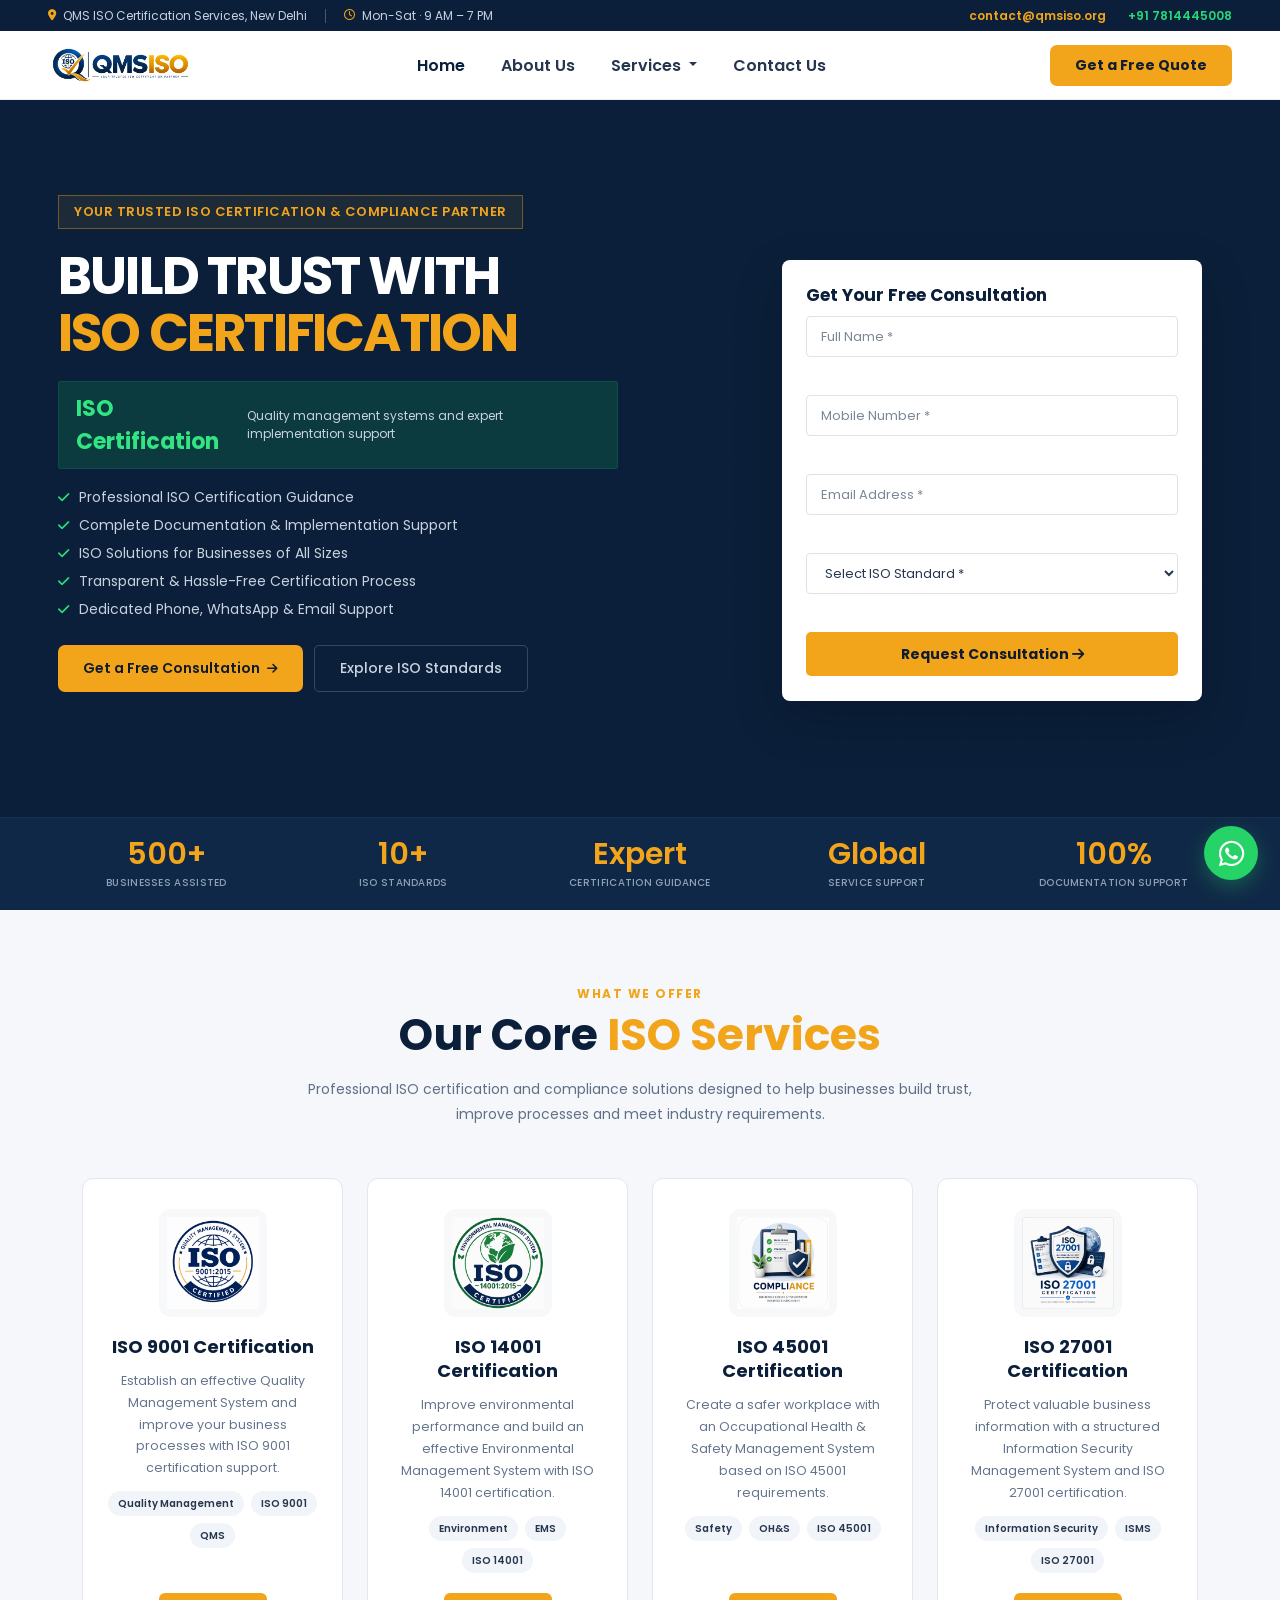
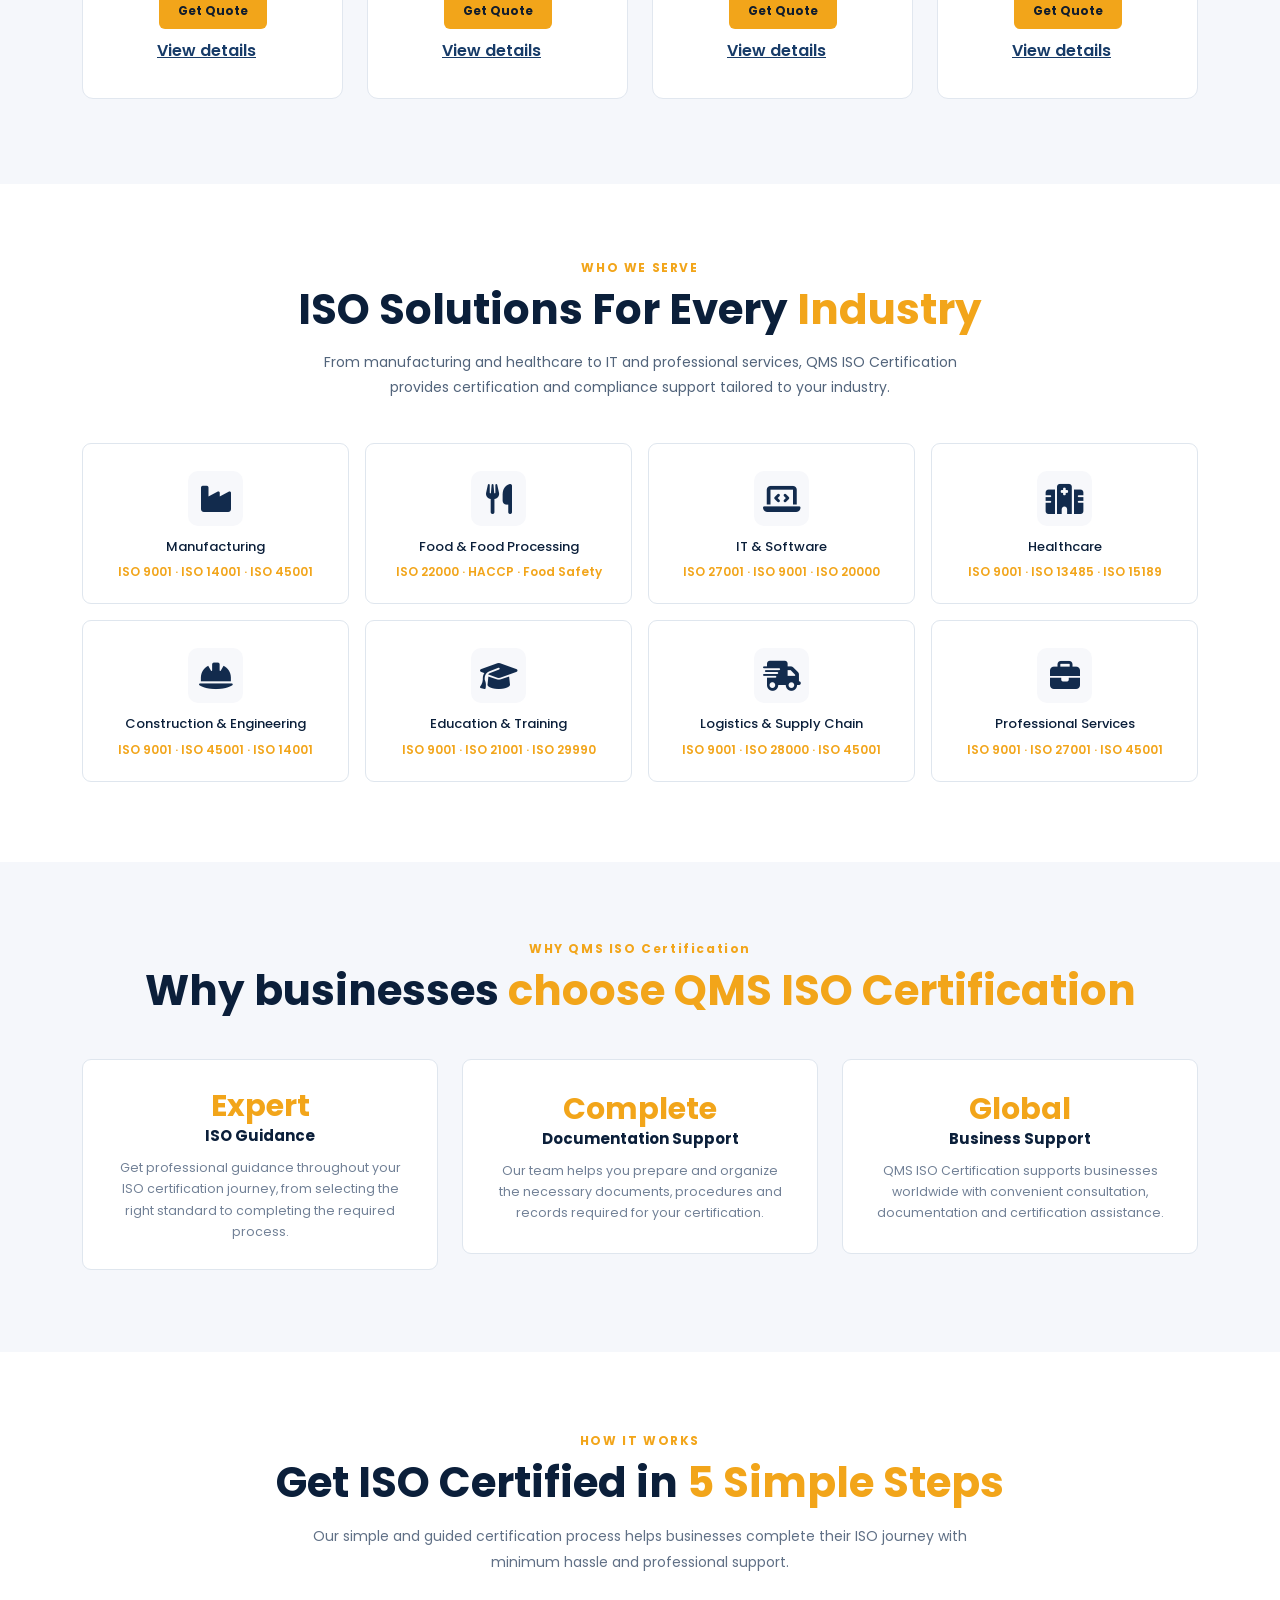
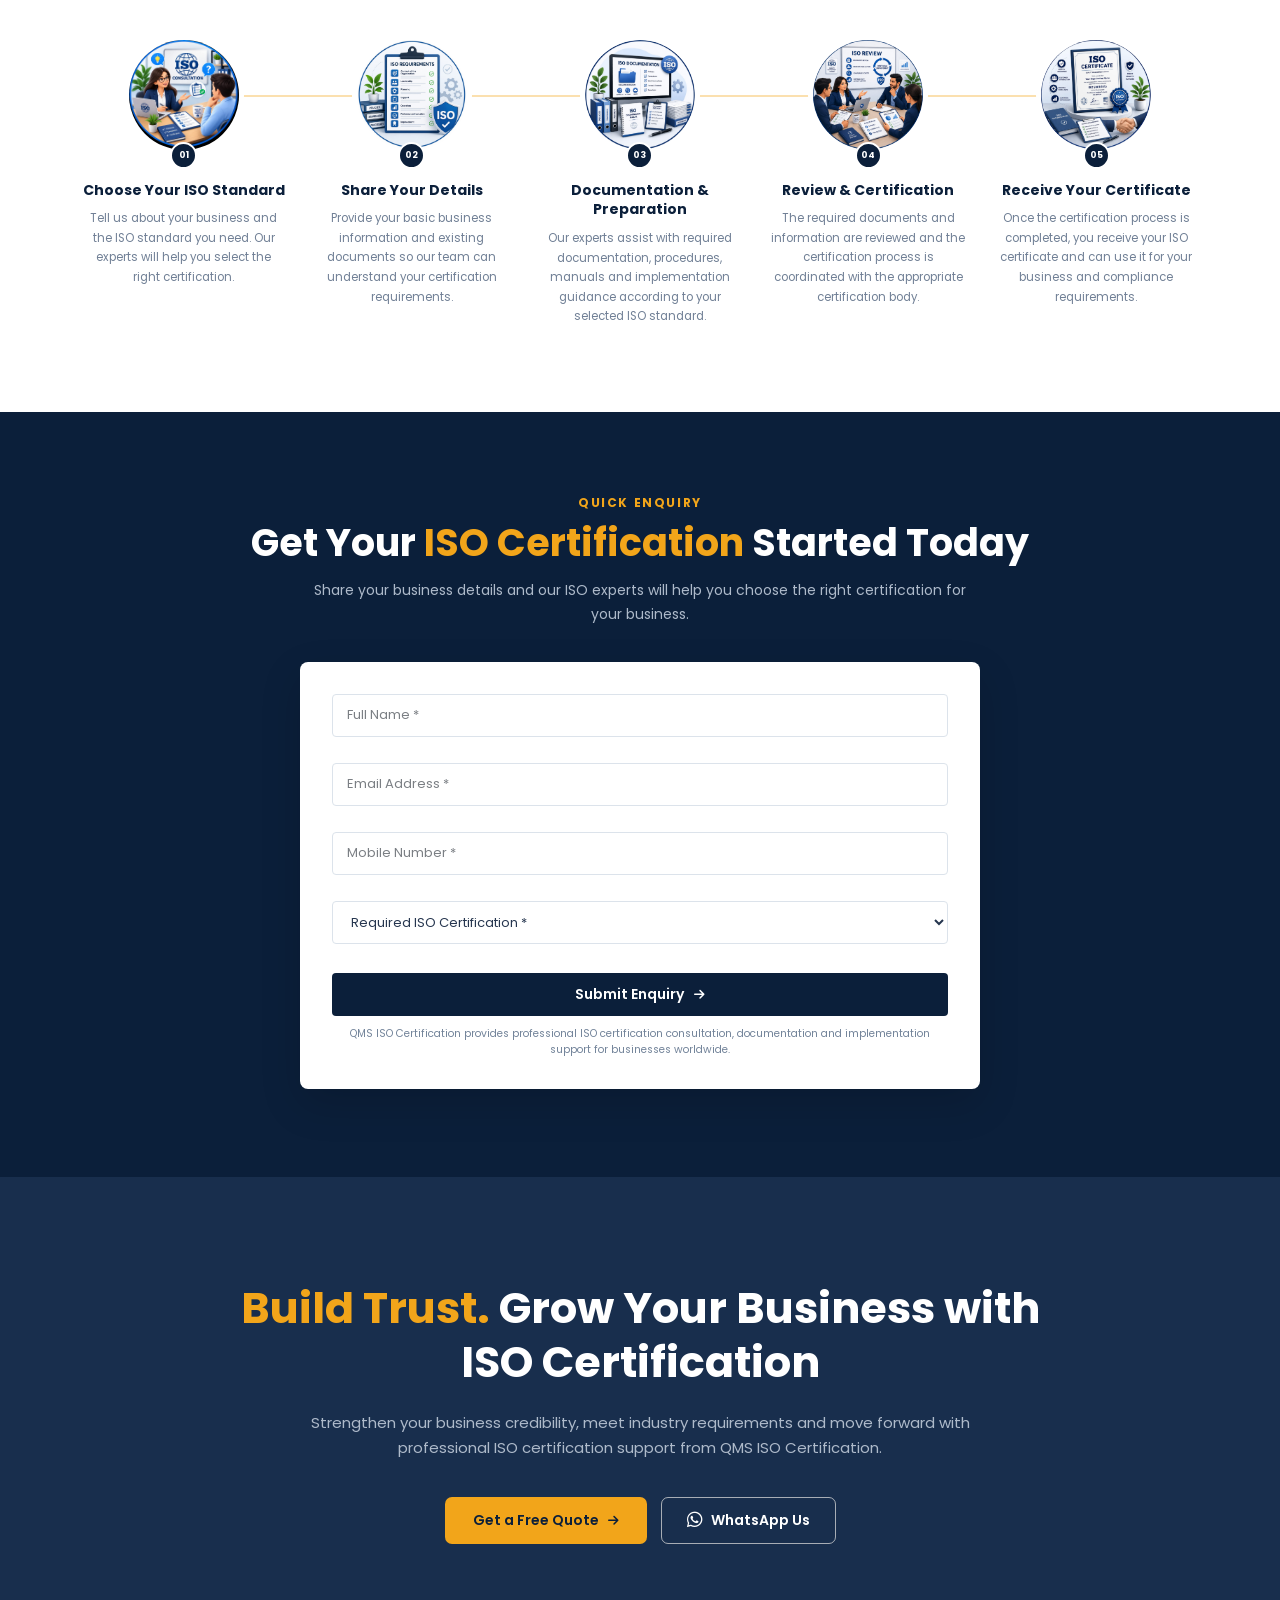
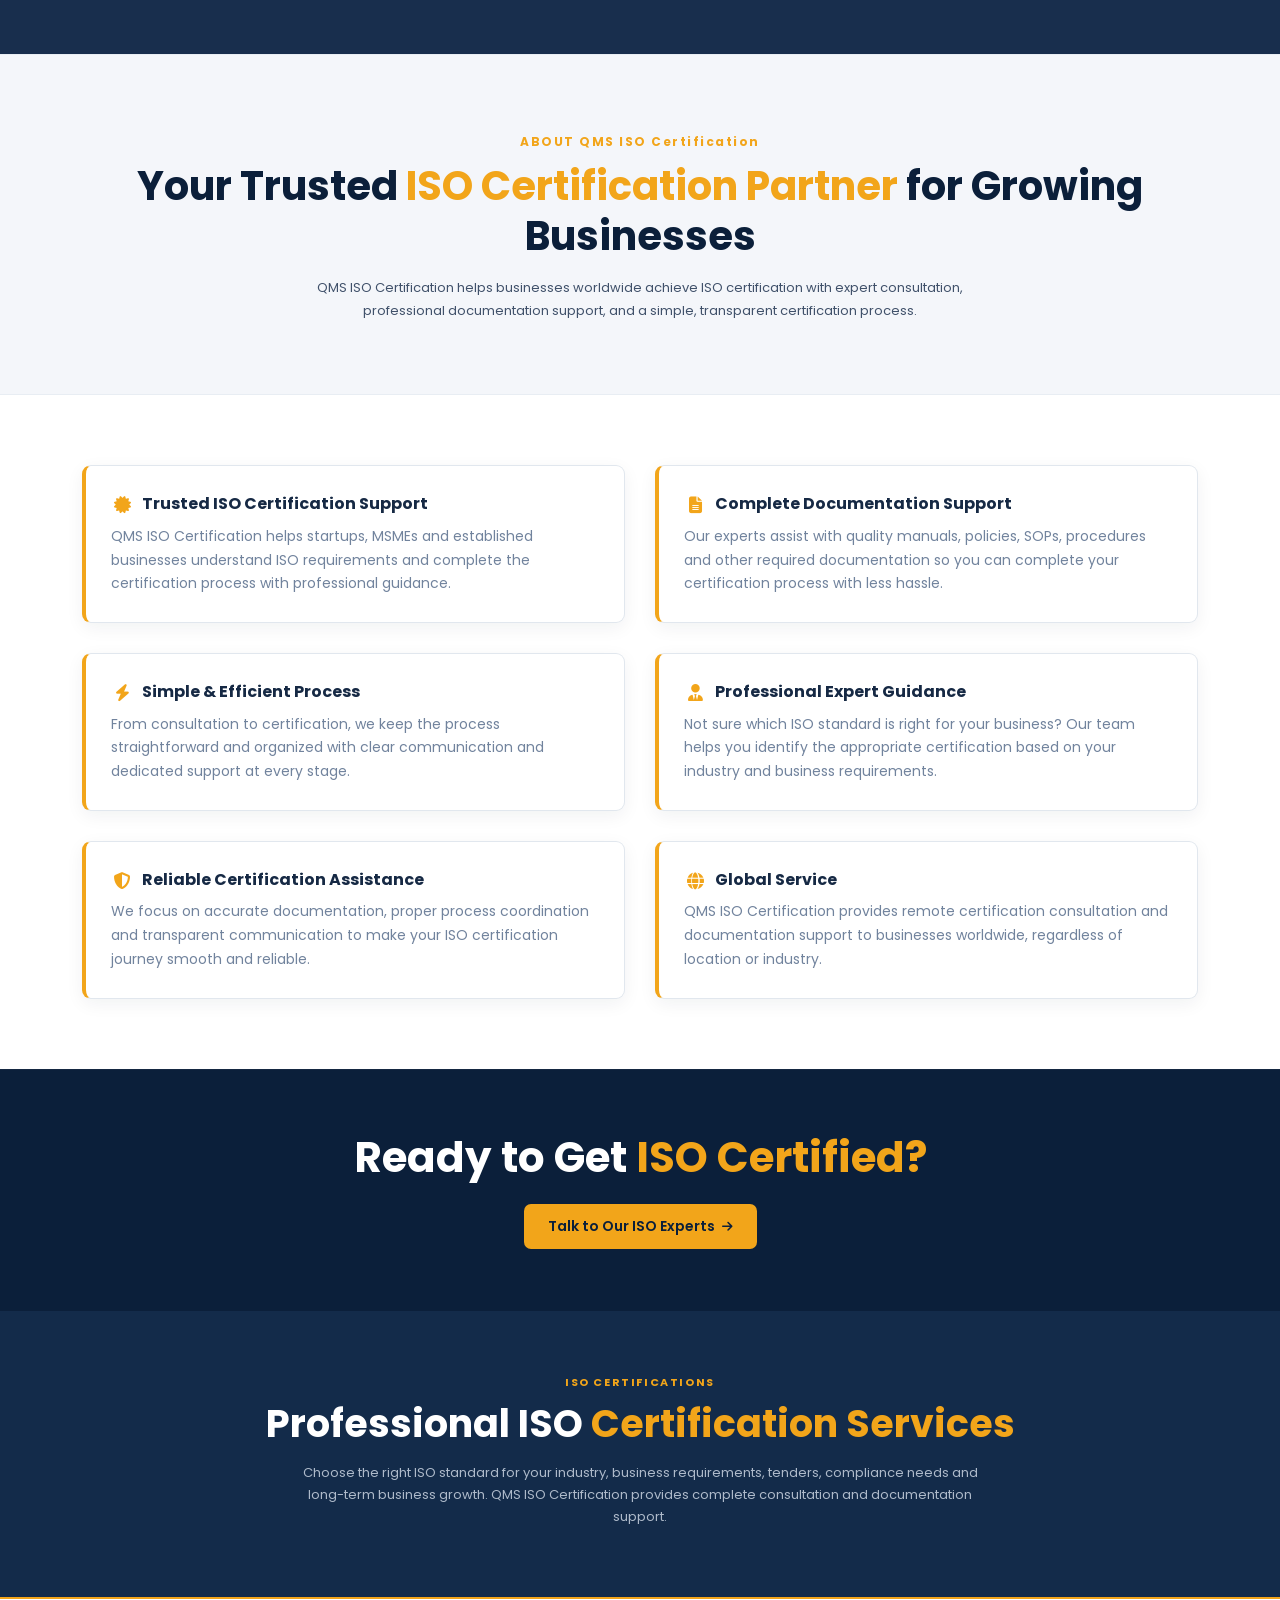
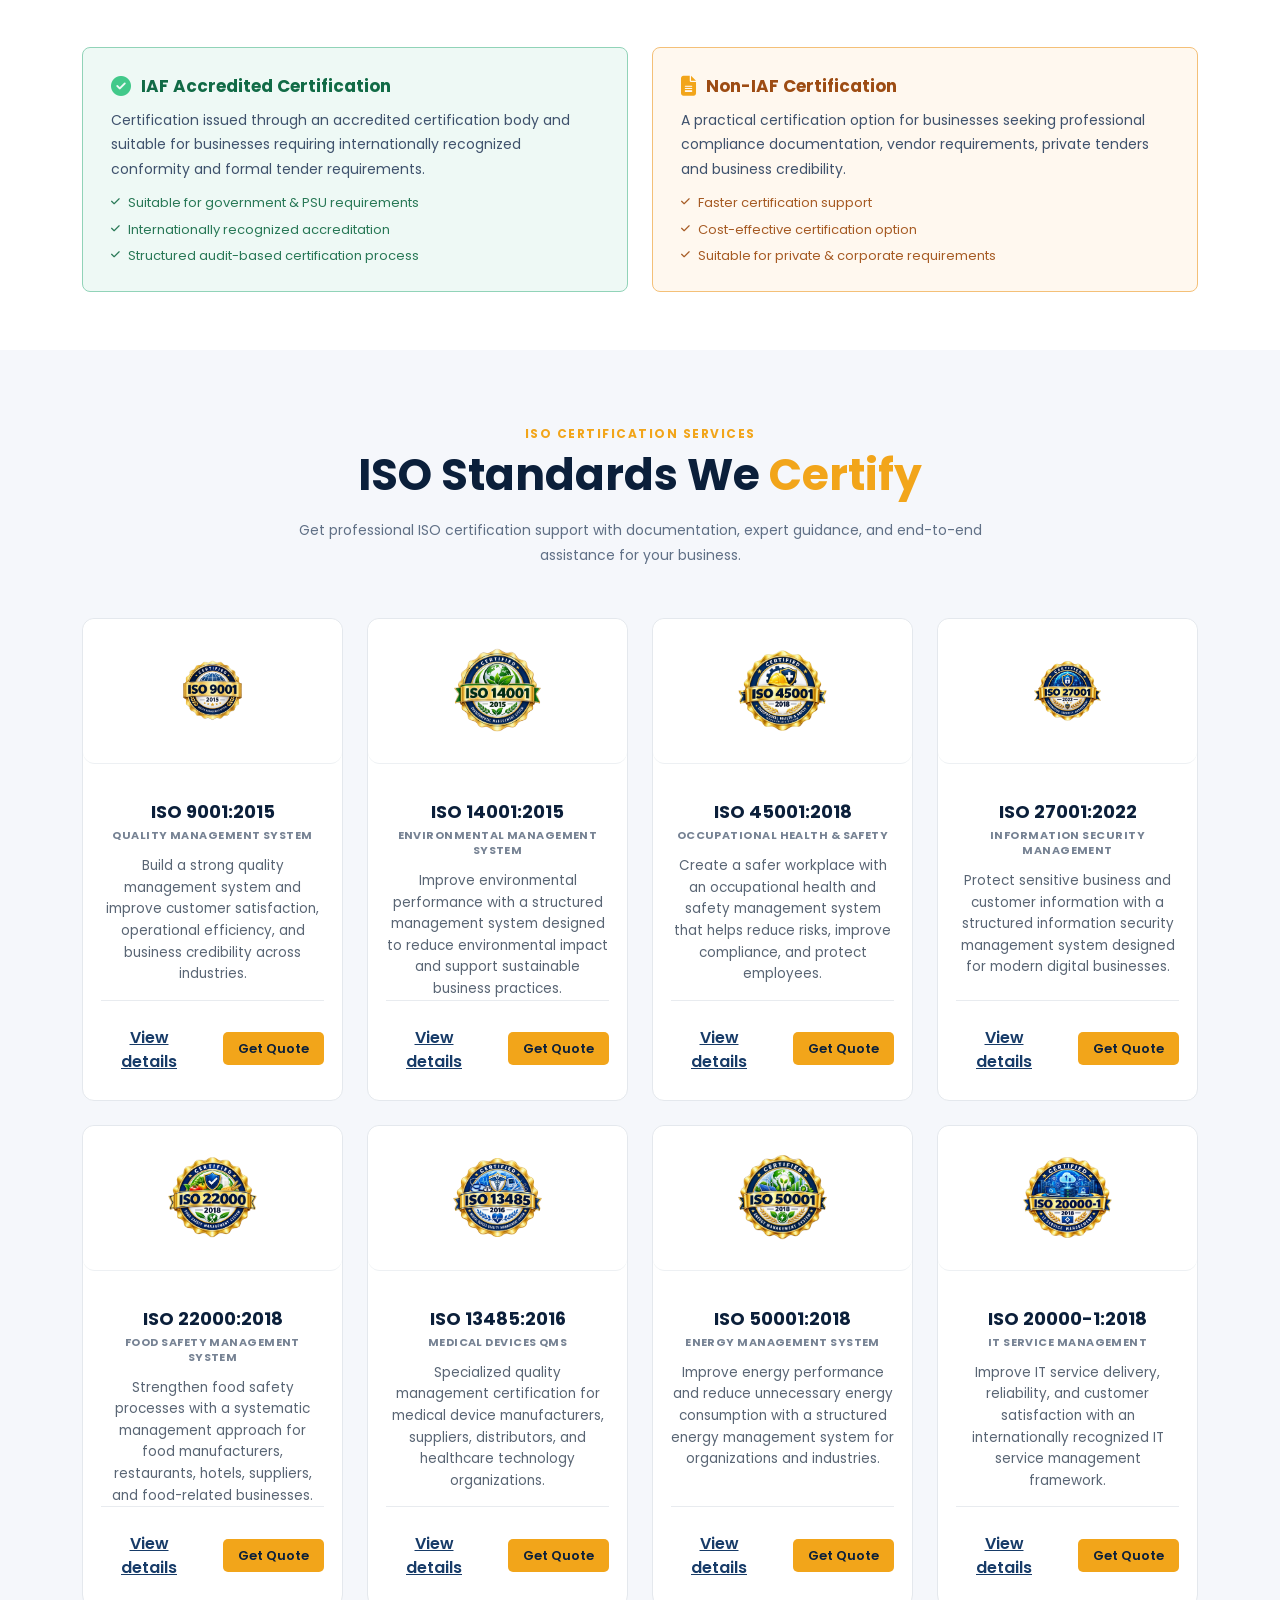
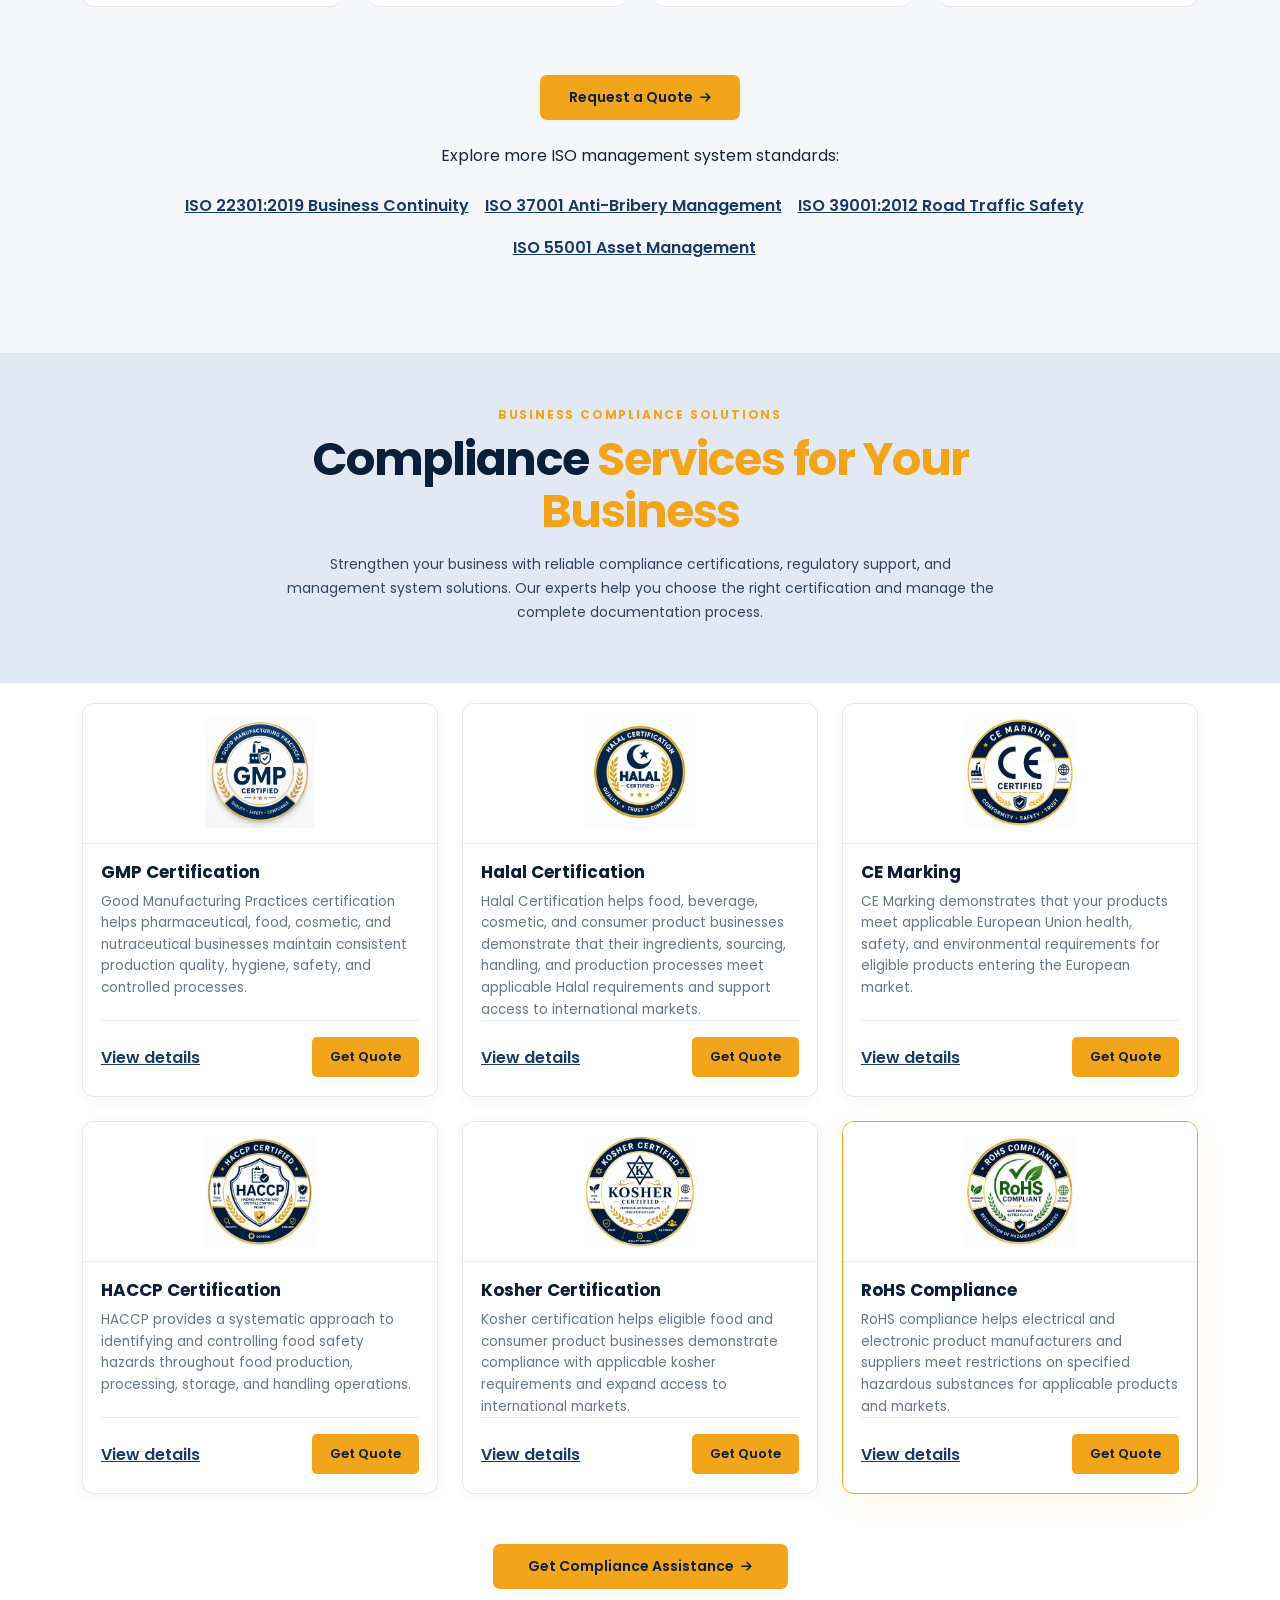
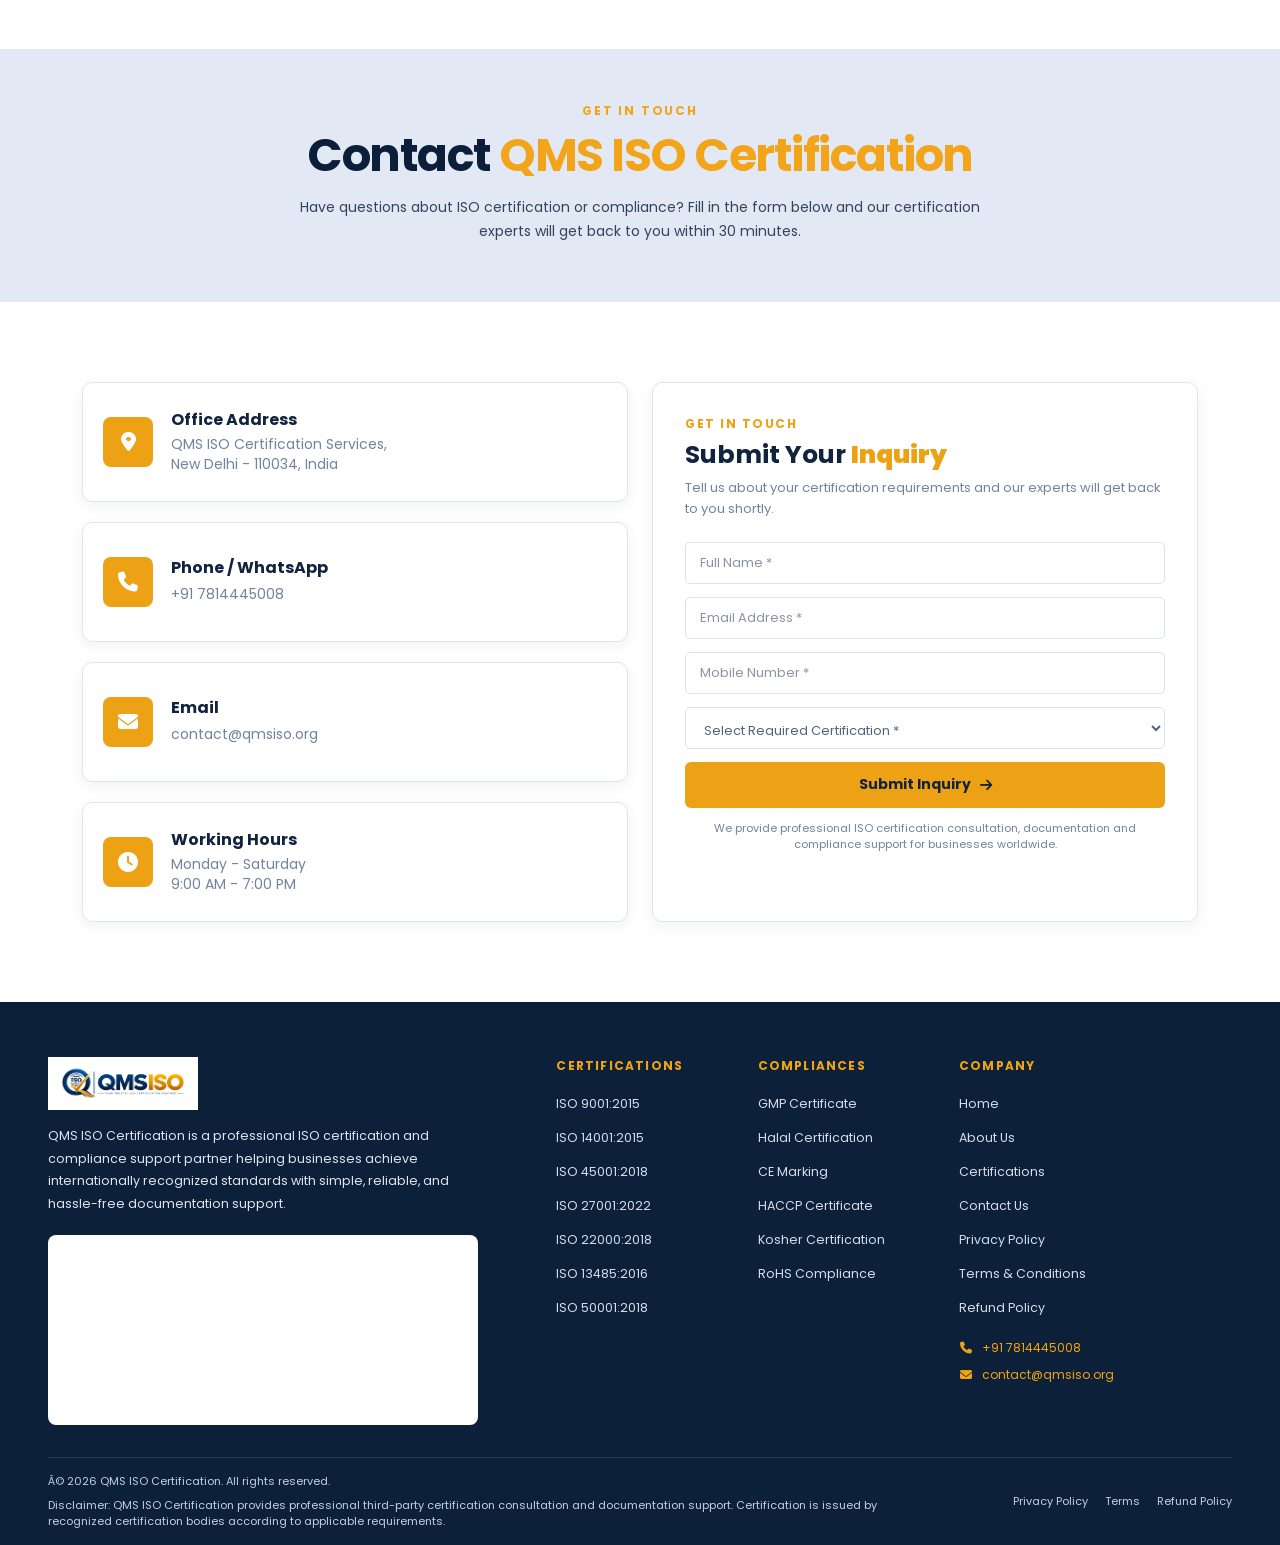
<file: index.html>
﻿<!doctype html>
<html lang="en">
  <head>
    <meta charset="UTF-8" />
    <meta name="viewport" content="width=device-width, initial-scale=1.0" />

    <title>QMS ISO Certification | ISO Certification Services</title>

    <!-- Bootstrap 5 -->
    <link
      href="https://cdn.jsdelivr.net/npm/bootstrap@5.3.3/dist/css/bootstrap.min.css"
      rel="stylesheet"
    />

    <!-- Font Awesome -->
    <link
      rel="stylesheet"
      href="https://cdnjs.cloudflare.com/ajax/libs/font-awesome/6.6.0/css/all.min.css"
    />

    <!-- Google Font -->
    <link
      href="https://fonts.googleapis.com/css2?family=Poppins:wght@400;500;600;700&display=swap"
      rel="stylesheet"
    />

    <link rel="stylesheet" href="css/style.css" />
    <link rel="stylesheet" href="css/responsive.css" />
    <link rel="stylesheet" href="css/responsive2.css" />
  </head>

  <body>
    <!-- ================= TOP BAR ================= -->

    <div class="top-bar">
      <div class="container-fluid px-lg-5">
        <div class="topbar-content">
          <!-- Left -->

          <div class="top-left">
            <span>
              <i class="fa-solid fa-location-dot"></i>
              QMS ISO Certification Services, New Delhi
            </span>

            <span class="top-divider"></span>

            <span>
              <i class="fa-regular fa-clock"></i>
              Mon-Sat · 9 AM – 7 PM
            </span>
          </div>

          <!-- Right -->

          <div class="top-right">
            <a href="mailto:contact@qmsiso.org"> contact@qmsiso.org </a>

            <a href="tel:+917814445008"> +91 7814445008 </a>
          </div>
        </div>
      </div>
    </div>

    <!-- ================= NAVBAR ================= -->

    <nav class="main-navbar navbar-expand-lg">
      <div class="container-fluid px-lg-5">
        <div class="navbar-inner">
          <!-- LOGO -->

          <a href="index.html#home" class="navbar-logo">
            <img src="images/logo.png" alt="QMS ISO Certification Logo" />
          </a>

          <!-- MOBILE BUTTON -->

          <button
            class="mobile-toggle"
            type="button"
            data-bs-toggle="collapse"
            data-bs-target="#mainMenu"
          >
            <i class="fa-solid fa-bars"></i>
          </button>

          <!-- MENU -->

          <div class="collapse navbar-collapse" id="mainMenu">
            <ul class="navbar-nav mx-auto">
              <li class="nav-item">
                <a class="nav-link active" href="index.html#home"> Home </a>
              </li>

              <li class="nav-item">
                <a class="nav-link" href="index.html#about"> About Us </a>
              </li>

              <!-- SERVICES -->

              <!-- SERVICES DROPDOWN -->
              <li class="nav-item dropdown services-dropdown">
                <a
                  class="nav-link dropdown-toggle"
                  href="#services"
                  role="button"
                  data-bs-toggle="dropdown"
                  aria-expanded="false"
                >
                  Services
                </a>

                <ul class="dropdown-menu">
                  <!-- ISO CERTIFICATION SUBMENU -->
                  <li class="dropdown-submenu">
                    <a
                      class="dropdown-item submenu-toggle"
                      href="#"
                      role="button"
                    >
                      ISO Certification
                      <i class="fa-solid fa-angle-right submenu-arrow"></i>
                    </a>

                    <ul class="dropdown-menu submenu">
                      <li>
                        <a
                          class="dropdown-item"
                          href="service_details.html?service=iso-9001"
                        >
                          ISO 9001 Certification
                        </a>
                      </li>

                      <li>
                        <a
                          class="dropdown-item"
                          href="service_details.html?service=iso-14001"
                        >
                          ISO 14001 Certification
                        </a>
                      </li>

                      <li>
                        <a
                          class="dropdown-item"
                          href="service_details.html?service=iso-45001"
                        >
                          ISO 45001 Certification
                        </a>
                      </li>

                      <li>
                        <a
                          class="dropdown-item"
                          href="service_details.html?service=iso-27001"
                        >
                          ISO 27001 Certification
                        </a>
                      </li>

                      <li>
                        <a
                          class="dropdown-item"
                          href="service_details.html?service=iso-22000"
                        >
                          ISO 22000 Certification
                        </a>
                      </li>

                      <li>
                        <a
                          class="dropdown-item"
                          href="service_details.html?service=iso-13485"
                        >
                          ISO 13485 Certification
                        </a>
                      </li>

                      <li>
                        <a
                          class="dropdown-item"
                          href="service_details.html?service=iso-50001"
                        >
                          ISO 50001 Certification
                        </a>
                      </li>

                      <li>
                        <a
                          class="dropdown-item"
                          href="service_details.html?service=iso-20000-1"
                        >
                          ISO 20000-1 Certification
                        </a>
                      </li>

                      <li>
                        <a
                          class="dropdown-item"
                          href="service_details.html?service=iso-37001"
                        >
                          ISO 37001 Certification
                        </a>
                      </li>

                      <li>
                        <a
                          class="dropdown-item"
                          href="service_details.html?service=iso-22301"
                        >
                          ISO 22301 Certification
                        </a>
                      </li>

                      <li>
                        <a
                          class="dropdown-item"
                          href="service_details.html?service=iso-39001"
                        >
                          ISO 39001 Certification
                        </a>
                      </li>

                      <li>
                        <a
                          class="dropdown-item"
                          href="service_details.html?service=iso-55001"
                        >
                          ISO 55001 Certification
                        </a>
                      </li>
                    </ul>
                  </li>

                  <!-- COMPLIANCE SUBMENU -->
                  <li class="dropdown-submenu">
                    <a
                      class="dropdown-item submenu-toggle"
                      href="#"
                      role="button"
                    >
                      Compliance
                      <i class="fa-solid fa-angle-right submenu-arrow"></i>
                    </a>

                    <ul class="dropdown-menu submenu">
                      <li>
                        <a
                          class="dropdown-item"
                          href="service_details.html?service=gmp"
                        >
                          GMP Certification
                        </a>
                      </li>

                      <li>
                        <a
                          class="dropdown-item"
                          href="service_details.html?service=halal"
                        >
                          Halal Certification
                        </a>
                      </li>

                      <li>
                        <a
                          class="dropdown-item"
                          href="service_details.html?service=ce-marking"
                        >
                          CE Marking
                        </a>
                      </li>

                      <li>
                        <a
                          class="dropdown-item"
                          href="service_details.html?service=haccp"
                        >
                          HACCP Certification
                        </a>
                      </li>

                      <li>
                        <a
                          class="dropdown-item"
                          href="service_details.html?service=kosher"
                        >
                          Kosher Certification
                        </a>
                      </li>

                      <li>
                        <a
                          class="dropdown-item"
                          href="service_details.html?service=rohs"
                        >
                          RoHS Compliance
                        </a>
                      </li>
                    </ul>
                  </li>
                </ul>
              </li>

              <!-- CONTACT -->

              <li class="nav-item">
                <a class="nav-link" href="index.html#contact"> Contact Us </a>
              </li>
            </ul>

            <!-- QUOTE BUTTON -->

            <button type="button" class="quote-btn" id="openQuote">
              Get a Free Quote
            </button>
          </div>
        </div>
      </div>
    </nav>

    <!-- ================= QUOTE POPUP ================= -->

    <div class="quote-overlay" id="quoteModal">
      <div class="quote-popup">
        <!-- CLOSE -->
        <button type="button" class="popup-close" id="closeQuote">
          <i class="fa-solid fa-xmark"></i>
        </button>

        <!-- HEADING -->
        <div class="popup-heading">
          <h3>Get a Free Quote</h3>

          <p>We'll help you choose the right ISO certification.</p>
        </div>

        <!-- FORM -->
        <form id="quoteForm">
          <!-- Name -->
          <div class="form-group">
            <input type="text" name="name" placeholder="Full Name *" required />
          </div>

          <!-- Mobile -->
          <div class="form-group">
            <input
              type="tel"
              name="phone"
              placeholder="Mobile Number *"
              required
            />
          </div>

          <!-- Email -->
          <div class="form-group">
            <input
              type="email"
              name="email"
              placeholder="Email Address *"
              required
            />
          </div>

          <!-- Certificate -->
          <div class="form-group">
            <select name="certificate" required>
              <option value="">Required ISO Certificate *</option>

              <option value="ISO 9001">ISO 9001</option>

              <option value="ISO 14001">ISO 14001</option>

              <option value="ISO 45001">ISO 45001</option>

              <option value="ISO 27001">ISO 27001</option>

              <option value="ISO 22000">ISO 22000</option>

              <option value="ISO 13485">ISO 13485</option>

              <option value="Other">Other ISO Certification</option>
            </select>
          </div>

          <!-- Submit -->
          <button type="submit" class="submit-btn">
            Submit Inquiry

            <i class="fa-solid fa-arrow-right"></i>
          </button>
        </form>
      </div>
    </div>

    <!-- ================= HOME PAGE ================= -->

    <section class="qmsiso-hero" id="home">
      <div class="container-fluid px-lg-5">
        <div class="row align-items-center g-4">
          <!-- LEFT CONTENT -->
          <div class="col-lg-6">
            <div class="hero-content">
              <!-- Badge -->
              <div class="hero-badge">
                YOUR TRUSTED ISO CERTIFICATION & COMPLIANCE PARTNER
              </div>

              <!-- Heading -->
              <h1 class="hero-title">
                BUILD TRUST WITH

                <span> ISO CERTIFICATION </span>
              </h1>
              <div class="hero-price">
                <strong>ISO Certification</strong
                ><span
                  >Quality management systems and expert implementation
                  support</span
                >
              </div>

              <!-- Features -->
              <ul class="hero-features">
                <li>
                  <i class="fa-solid fa-check"></i>
                  Professional ISO Certification Guidance
                </li>

                <li>
                  <i class="fa-solid fa-check"></i>
                  Complete Documentation & Implementation Support
                </li>

                <li>
                  <i class="fa-solid fa-check"></i>
                  ISO Solutions for Businesses of All Sizes
                </li>

                <li>
                  <i class="fa-solid fa-check"></i>
                  Transparent & Hassle-Free Certification Process
                </li>

                <li>
                  <i class="fa-solid fa-check"></i>
                  Dedicated Phone, WhatsApp & Email Support
                </li>
              </ul>

              <!-- Buttons -->
              <div class="hero-buttons">
                <button type="button" class="hero-main-btn" id="heroQuoteBtn">
                  Get a Free Consultation

                  <i class="fa-solid fa-arrow-right"></i>
                </button>

                <a href="#services" class="hero-outline-btn">
                  Explore ISO Standards
                </a>
              </div>
            </div>
          </div>

          <!-- RIGHT FORM -->
          <div class="col-lg-6">
            <div class="hero-form-box">
              <div class="form-heading">
                <h3>Get Your Free Consultation</h3>
              </div>

              <!-- FORM -->
              <form id="heroQuoteForm" novalidate>
                <!-- FULL NAME -->
                <div class="form-field">
                  <input
                    type="text"
                    id="fullName"
                    name="fullName"
                    placeholder="Full Name *"
                  />

                  <small class="form-error" id="fullNameError"> </small>
                </div>

                <!-- MOBILE -->
                <div class="form-field">
                  <input
                    type="tel"
                    id="mobileNumber"
                    name="mobileNumber"
                    maxlength="10"
                    inputmode="numeric"
                    placeholder="Mobile Number *"
                  />

                  <small class="form-error" id="mobileNumberError"> </small>
                </div>

                <!-- EMAIL -->
                <div class="form-field">
                  <input
                    type="email"
                    id="heroEmail"
                    name="email"
                    placeholder="Email Address *"
                    required
                  />
                  <small class="form-error" id="heroEmailError"></small>
                </div>

                <!-- CERTIFICATE -->
                <div class="form-field">
                  <select id="certificate" name="certificate">
                    <option value="">Select ISO Standard *</option>

                    <option value="ISO 9001">
                      ISO 9001 - Quality Management
                    </option>

                    <option value="ISO 14001">
                      ISO 14001 - Environmental Management
                    </option>

                    <option value="ISO 45001">
                      ISO 45001 - Occupational Health & Safety
                    </option>

                    <option value="ISO 27001">
                      ISO 27001 - Information Security
                    </option>

                    <option value="ISO 22000">
                      ISO 22000 - Food Safety Management
                    </option>

                    <option value="ISO 13485">
                      ISO 13485 - Medical Devices
                    </option>

                    <option value="ISO 50001">
                      ISO 50001 - Energy Management
                    </option>

                    <option value="Other">Other ISO Standard</option>
                  </select>

                  <small class="form-error" id="certificateError"> </small>
                </div>

                <!-- SUBMIT -->
                <button type="submit" class="form-submit-btn">
                  Request Consultation

                  <i class="fa-solid fa-arrow-right"></i>
                </button>
              </form>
            </div>
          </div>
        </div>
      </div>

      <!-- ================= BOTTOM STATS ================= -->

      <div class="hero-stats">
        <div class="container-fluid px-lg-5">
          <div class="row g-0">
            <!-- STAT 1 -->
            <div class="col-6 col-lg">
              <div class="stat-item">
                <h3>500+</h3>

                <p>BUSINESSES ASSISTED</p>
              </div>
            </div>

            <!-- STAT 2 -->
            <div class="col-6 col-lg">
              <div class="stat-item">
                <h3>10+</h3>

                <p>ISO STANDARDS</p>
              </div>
            </div>

            <!-- STAT 3 -->
            <div class="col-6 col-lg">
              <div class="stat-item">
                <h3>Expert</h3>

                <p>CERTIFICATION GUIDANCE</p>
              </div>
            </div>

            <!-- STAT 4 -->
            <div class="col-6 col-lg">
              <div class="stat-item">
                <h3>Global</h3>

                <p>SERVICE SUPPORT</p>
              </div>
            </div>

            <!-- STAT 5 -->
            <div class="col-6 col-lg">
              <div class="stat-item">
                <h3>100%</h3>

                <p>DOCUMENTATION SUPPORT</p>
              </div>
            </div>
          </div>
        </div>
      </div>
    </section>

    <!-- ================= SERVICES ================= -->

    <section class="qmsiso-services" id="services">
      <div class="container">
        <!-- SECTION HEADING -->
        <div class="services-heading text-center">
          <span class="services-subtitle"> WHAT WE OFFER </span>

          <h2>
            Our Core
            <span>ISO Services</span>
          </h2>

          <p>
            Professional ISO certification and compliance solutions designed to
            help businesses build trust, improve processes and meet industry
            requirements.
          </p>
        </div>

        <!-- SERVICES GRID -->
        <div class="row g-4">
          <!-- ISO 9001 -->
          <div class="col-xl-3 col-lg-4 col-md-6">
            <div class="service-card">
              <div class="service-image">
                <img
                  src="images/iso/iso-9001.png"
                  alt="ISO 9001 Certification"
                />
              </div>

              <h3>ISO 9001 Certification</h3>

              <p>
                Establish an effective Quality Management System and improve
                your business processes with ISO 9001 certification support.
              </p>

              <div class="service-tags">
                <span>Quality Management</span>
                <span>ISO 9001</span>
                <span>QMS</span>
              </div>

              <button type="button" class="service-quote-btn">Get Quote</button>
            </div>
          </div>

          <!-- ISO 14001 -->
          <div class="col-xl-3 col-lg-4 col-md-6">
            <div class="service-card">
              <div class="service-image">
                <img
                  src="images/iso/iso-14001.png"
                  alt="ISO 14001 Certification"
                />
              </div>

              <h3>ISO 14001 Certification</h3>

              <p>
                Improve environmental performance and build an effective
                Environmental Management System with ISO 14001 certification.
              </p>

              <div class="service-tags">
                <span>Environment</span>
                <span>EMS</span>
                <span>ISO 14001</span>
              </div>

              <button type="button" class="service-quote-btn">Get Quote</button>
            </div>
          </div>

          <!-- ISO 45001 -->
          <div class="col-xl-3 col-lg-4 col-md-6">
            <div class="service-card">
              <div class="service-image">
                <img
                  src="images/iso/iso-45001.png"
                  alt="ISO 45001 Certification"
                />
              </div>

              <h3>ISO 45001 Certification</h3>

              <p>
                Create a safer workplace with an Occupational Health & Safety
                Management System based on ISO 45001 requirements.
              </p>

              <div class="service-tags">
                <span>Safety</span>
                <span>OH&S</span>
                <span>ISO 45001</span>
              </div>

              <button type="button" class="service-quote-btn">Get Quote</button>
            </div>
          </div>

          <!-- ISO 27001 -->
          <div class="col-xl-3 col-lg-4 col-md-6">
            <div class="service-card">
              <div class="service-image">
                <img
                  src="images/iso/iso-27001.png"
                  alt="ISO 27001 Certification"
                />
              </div>

              <h3>ISO 27001 Certification</h3>

              <p>
                Protect valuable business information with a structured
                Information Security Management System and ISO 27001
                certification.
              </p>

              <div class="service-tags">
                <span>Information Security</span>
                <span>ISMS</span>
                <span>ISO 27001</span>
              </div>

              <button type="button" class="service-quote-btn">Get Quote</button>
            </div>
          </div>
        </div>
      </div>
    </section>

    <!-- ================= INDUSTRIES ================= -->

    <section class="qmsiso-industries" id="industries">
      <div class="container">
        <div class="industries-heading text-center">
          <span class="industries-subtitle"> WHO WE SERVE </span>

          <h2>
            ISO Solutions For Every
            <span>Industry</span>
          </h2>

          <p>
            From manufacturing and healthcare to IT and professional services,
            QMS ISO Certification provides certification and compliance support
            tailored to your industry.
          </p>
        </div>

        <div class="row g-3">
          <div class="col-xl-3 col-lg-4 col-md-6">
            <div class="industry-card">
              <div class="industry-icon">
                <i class="fa-solid fa-industry"></i>
              </div>

              <h3>Manufacturing</h3>

              <p>ISO 9001 · ISO 14001 · ISO 45001</p>
            </div>
          </div>

          <div class="col-xl-3 col-lg-4 col-md-6">
            <div class="industry-card">
              <div class="industry-icon">
                <i class="fa-solid fa-utensils"></i>
              </div>

              <h3>Food & Food Processing</h3>

              <p>ISO 22000 · HACCP · Food Safety</p>
            </div>
          </div>

          <div class="col-xl-3 col-lg-4 col-md-6">
            <div class="industry-card">
              <div class="industry-icon">
                <i class="fa-solid fa-laptop-code"></i>
              </div>

              <h3>IT & Software</h3>

              <p>ISO 27001 · ISO 9001 · ISO 20000</p>
            </div>
          </div>

          <div class="col-xl-3 col-lg-4 col-md-6">
            <div class="industry-card">
              <div class="industry-icon">
                <i class="fa-solid fa-hospital"></i>
              </div>

              <h3>Healthcare</h3>

              <p>ISO 9001 · ISO 13485 · ISO 15189</p>
            </div>
          </div>

          <div class="col-xl-3 col-lg-4 col-md-6">
            <div class="industry-card">
              <div class="industry-icon">
                <i class="fa-solid fa-helmet-safety"></i>
              </div>

              <h3>Construction & Engineering</h3>

              <p>ISO 9001 · ISO 45001 · ISO 14001</p>
            </div>
          </div>

          <div class="col-xl-3 col-lg-4 col-md-6">
            <div class="industry-card">
              <div class="industry-icon">
                <i class="fa-solid fa-graduation-cap"></i>
              </div>

              <h3>Education & Training</h3>

              <p>ISO 9001 · ISO 21001 · ISO 29990</p>
            </div>
          </div>

          <div class="col-xl-3 col-lg-4 col-md-6">
            <div class="industry-card">
              <div class="industry-icon">
                <i class="fa-solid fa-truck-fast"></i>
              </div>

              <h3>Logistics & Supply Chain</h3>

              <p>ISO 9001 · ISO 28000 · ISO 45001</p>
            </div>
          </div>

          <div class="col-xl-3 col-lg-4 col-md-6">
            <div class="industry-card">
              <div class="industry-icon">
                <i class="fa-solid fa-briefcase"></i>
              </div>

              <h3>Professional Services</h3>
              <p>ISO 9001 · ISO 27001 · ISO 45001</p>
            </div>
          </div>
        </div>
      </div>
    </section>

    <!-- ================= WHY QMS ISO Certification ================= -->

    <section class="qmsiso-trust" id="why-qmsiso">
      <div class="container">
        <div class="trust-heading text-center">
          <span class="trust-subtitle"> WHY QMS ISO Certification </span>

          <h2>
            Why businesses
            <span>choose QMS ISO Certification</span>
          </h2>
        </div>

        <div class="row g-4">
          <div class="col-lg-4 col-md-6">
            <div class="trust-card">
              <h3>Expert</h3>

              <h4>ISO Guidance</h4>

              <p>
                Get professional guidance throughout your ISO certification
                journey, from selecting the right standard to completing the
                required process.
              </p>
            </div>
          </div>

          <div class="col-lg-4 col-md-6">
            <div class="trust-card">
              <h3>Complete</h3>

              <h4>Documentation Support</h4>

              <p>
                Our team helps you prepare and organize the necessary documents,
                procedures and records required for your certification.
              </p>
            </div>
          </div>

          <div class="col-lg-4 col-md-6">
            <div class="trust-card">
              <h3>Global</h3>

              <h4>Business Support</h4>

              <p>
                QMS ISO Certification supports businesses worldwide with
                convenient consultation, documentation and certification
                assistance.
              </p>
            </div>
          </div>
        </div>
      </div>
    </section>

    <!-- ================= PROCESS ================= -->

    <section class="qmsiso-process" id="process">
      <div class="container">
        <div class="process-heading text-center">
          <span class="process-subtitle"> HOW IT WORKS </span>

          <h2>
            Get ISO Certified in
            <span>5 Simple Steps</span>
          </h2>

          <p>
            Our simple and guided certification process helps businesses
            complete their ISO journey with minimum hassle and professional
            support.
          </p>
        </div>

        <div class="process-wrapper">
          <!-- STEP 1 -->
          <div class="process-step">
            <div class="process-image">
              <img
                src="images/iso/iso-consultation.jpeg"
                alt="ISO Consultation"
              />
            </div>

            <div class="process-number">01</div>

            <h3>Choose Your ISO Standard</h3>

            <p>
              Tell us about your business and the ISO standard you need. Our
              experts will help you select the right certification.
            </p>
          </div>

          <!-- STEP 2 -->
          <div class="process-step">
            <div class="process-image">
              <img
                src="images/iso/iso-requirements.jpeg"
                alt="ISO Requirements"
              />
            </div>

            <div class="process-number">02</div>

            <h3>Share Your Details</h3>

            <p>
              Provide your basic business information and existing documents so
              our team can understand your certification requirements.
            </p>
          </div>

          <!-- STEP 3 -->
          <div class="process-step">
            <div class="process-image">
              <img
                src="images/iso/iso-documentation.jpeg"
                alt="ISO Documentation"
              />
            </div>

            <div class="process-number">03</div>

            <h3>Documentation & Preparation</h3>

            <p>
              Our experts assist with required documentation, procedures,
              manuals and implementation guidance according to your selected ISO
              standard.
            </p>
          </div>

          <!-- STEP 4 -->
          <div class="process-step">
            <div class="process-image">
              <img src="images/iso/iso-review.jpeg" alt="ISO Review" />
            </div>

            <div class="process-number">04</div>

            <h3>Review & Certification</h3>

            <p>
              The required documents and information are reviewed and the
              certification process is coordinated with the appropriate
              certification body.
            </p>
          </div>

          <!-- STEP 5 -->
          <div class="process-step">
            <div class="process-image">
              <img
                src="images/iso/iso-certificate.jpeg"
                alt="ISO Certificate"
              />
            </div>

            <div class="process-number">05</div>

            <h3>Receive Your Certificate</h3>

            <p>
              Once the certification process is completed, you receive your ISO
              certificate and can use it for your business and compliance
              requirements.
            </p>
          </div>
        </div>
      </div>
    </section>

    <!-- ================= QUICK ENQUIRY ================= -->

    <section class="qmsiso-enquiry" id="quick-enquiry">
      <div class="container">
        <div class="enquiry-heading text-center">
          <span class="enquiry-subtitle"> QUICK ENQUIRY </span>

          <h2>
            Get Your
            <span>ISO Certification</span>
            Started Today
          </h2>

          <p>
            Share your business details and our ISO experts will help you choose
            the right certification for your business.
          </p>
        </div>

        <div class="enquiry-form-box">
          <form id="quickEnquiryForm" novalidate>
            <div class="row g-1">
              <!-- NAME -->
              <div class="col-12">
                <div class="enquiry-field">
                  <input
                    type="text"
                    id="quickFullName"
                    name="quickFullName"
                    placeholder="Full Name *"
                  />

                  <small class="form-error" id="quickFullNameError"> </small>
                </div>
              </div>

              <!-- EMAIL -->
              <div class="col-12">
                <div class="enquiry-field">
                  <input
                    type="email"
                    id="quickEmail"
                    name="email"
                    placeholder="Email Address *"
                    required
                  />
                  <small class="form-error" id="quickEmailError"></small>
                </div>
              </div>

              <!-- MOBILE -->
              <div class="col-12">
                <div class="enquiry-field">
                  <input
                    type="tel"
                    id="quickMobileNumber"
                    name="quickMobileNumber"
                    maxlength="10"
                    inputmode="numeric"
                    placeholder="Mobile Number *"
                  />

                  <small class="form-error" id="quickMobileNumberError">
                  </small>
                </div>
              </div>

              <!-- CERTIFICATE -->
              <div class="col-12">
                <div class="enquiry-field">
                  <select id="quickCertificate" name="quickCertificate">
                    <option value="">Required ISO Certification *</option>

                    <option value="ISO 9001">
                      ISO 9001 - Quality Management
                    </option>

                    <option value="ISO 14001">
                      ISO 14001 - Environmental Management
                    </option>

                    <option value="ISO 45001">
                      ISO 45001 - Occupational Health & Safety
                    </option>

                    <option value="ISO 27001">
                      ISO 27001 - Information Security
                    </option>

                    <option value="ISO 22000">ISO 22000 - Food Safety</option>

                    <option value="ISO 13485">
                      ISO 13485 - Medical Devices
                    </option>

                    <option value="ISO 50001">
                      ISO 50001 - Energy Management
                    </option>

                    <option value="Other">Other ISO Certification</option>
                  </select>

                  <small class="form-error" id="quickCertificateError"> </small>
                </div>
              </div>

              <!-- SUBMIT -->
              <div class="col-12">
                <button type="submit" class="enquiry-submit-btn">
                  Submit Enquiry

                  <i class="fa-solid fa-arrow-right"></i>
                </button>
              </div>
            </div>

            <!-- NOTE -->
            <p class="enquiry-note">
              QMS ISO Certification provides professional ISO certification
              consultation, documentation and implementation support for
              businesses worldwide.
            </p>
          </form>
        </div>
      </div>
    </section>

    <!-- ================= FINAL CTA ================= -->

    <section class="qmsiso-final-cta" id="final-cta">
      <div class="container">
        <div class="final-cta-content">
          <h2>
            <span>Build Trust.</span>

            Grow Your Business with

            <br class="desktop-break" />

            ISO Certification
          </h2>

          <p>
            Strengthen your business credibility, meet industry requirements and
            move forward with professional ISO certification support from QMS
            ISO Certification.
          </p>

          <div class="final-cta-buttons">
            <!-- GET QUOTE -->
            <button type="button" class="final-quote-btn" id="finalQuoteBtn">
              Get a Free Quote

              <i class="fa-solid fa-arrow-right"></i>
            </button>

            <!-- WHATSAPP -->
            <a
              href="https://wa.me/917814445008"
              class="final-whatsapp-btn"
              target="_blank"
            >
              <i class="fa-brands fa-whatsapp"></i>

              WhatsApp Us
            </a>
          </div>
        </div>
      </div>
    </section>

    <!-- ================= ABOUT PAGE ================= -->

    <section class="qmsiso-about-intro" id="about">
      <div class="container">
        <div class="about-intro-content text-center">
          <span class="about-intro-subtitle">
            ABOUT QMS ISO Certification
          </span>

          <h2>
            Your Trusted
            <span>ISO Certification Partner</span>
            for Growing Businesses
          </h2>

          <p>
            QMS ISO Certification helps businesses worldwide achieve ISO
            certification with expert consultation, professional documentation
            support, and a simple, transparent certification process.
          </p>
        </div>
      </div>
    </section>

    <!-- ================= ABOUT FEATURES ================= -->

    <section class="qmsiso-features" id="about-features">
      <div class="container">
        <div class="qmsiso-features-grid">
          <!-- CARD 1 -->
          <div class="qmsiso-feature-card">
            <h3>
              <i class="fa-solid fa-certificate"></i>

              Trusted ISO Certification Support
            </h3>

            <p>
              QMS ISO Certification helps startups, MSMEs and established
              businesses understand ISO requirements and complete the
              certification process with professional guidance.
            </p>
          </div>

          <!-- CARD 2 -->
          <div class="qmsiso-feature-card">
            <h3>
              <i class="fa-solid fa-file-lines"></i>

              Complete Documentation Support
            </h3>

            <p>
              Our experts assist with quality manuals, policies, SOPs,
              procedures and other required documentation so you can complete
              your certification process with less hassle.
            </p>
          </div>

          <!-- CARD 3 -->
          <div class="qmsiso-feature-card">
            <h3>
              <i class="fa-solid fa-bolt"></i>

              Simple & Efficient Process
            </h3>

            <p>
              From consultation to certification, we keep the process
              straightforward and organized with clear communication and
              dedicated support at every stage.
            </p>
          </div>

          <!-- CARD 4 -->
          <div class="qmsiso-feature-card">
            <h3>
              <i class="fa-solid fa-user-tie"></i>

              Professional Expert Guidance
            </h3>

            <p>
              Not sure which ISO standard is right for your business? Our team
              helps you identify the appropriate certification based on your
              industry and business requirements.
            </p>
          </div>

          <!-- CARD 5 -->
          <div class="qmsiso-feature-card">
            <h3>
              <i class="fa-solid fa-shield-halved"></i>

              Reliable Certification Assistance
            </h3>

            <p>
              We focus on accurate documentation, proper process coordination
              and transparent communication to make your ISO certification
              journey smooth and reliable.
            </p>
          </div>

          <!-- CARD 6 -->
          <div class="qmsiso-feature-card">
            <h3>
              <i class="fa-solid fa-globe"></i>

              Global Service
            </h3>

            <p>
              QMS ISO Certification provides remote certification consultation
              and documentation support to businesses worldwide, regardless
              of location or industry.
            </p>
          </div>
        </div>
      </div>
    </section>

    <!-- ================= QMS ISO Certification CTA BANNER ================= -->

    <section class="qmsiso-cert-cta">
      <div class="container">
        <div class="qmsiso-cert-cta-content">
          <h2>
            Ready to Get
            <span>ISO Certified?</span>
          </h2>

          <button type="button" class="qmsiso-cert-cta-btn" id="finalQuoteBtn2">
            Talk to Our ISO Experts

            <i class="fa-solid fa-arrow-right"></i>
          </button>
        </div>
      </div>
    </section>

    <!-- ================= ISO CERTIFICATION INTRO ================= -->

    <section class="qmsiso-cert-intro" id="certifications">
      <div class="container">
        <div class="qmsiso-cert-intro-content text-center">
          <span class="qmsiso-cert-subtitle"> ISO CERTIFICATIONS </span>

          <h2>
            Professional ISO
            <span>Certification Services</span>
          </h2>

          <p>
            Choose the right ISO standard for your industry, business
            requirements, tenders, compliance needs and long-term business
            growth. QMS ISO Certification provides complete consultation and
            documentation support.
          </p>
        </div>
      </div>
    </section>

    <!-- ================= QMS ISO Certification CERTIFICATION TYPES ================= -->

    <section class="qmsiso-cert-types" id="certification-types">
      <div class="container">
        <div class="row g-4">
          <!-- IAF CARD -->
          <div class="col-lg-6">
            <div class="cert-type-card iaf-card">
              <h3>
                <i class="fa-solid fa-circle-check"></i>

                IAF Accredited Certification
              </h3>

              <p>
                Certification issued through an accredited certification body
                and suitable for businesses requiring internationally recognized
                conformity and formal tender requirements.
              </p>

              <ul>
                <li>
                  <i class="fa-solid fa-check"></i>
                  Suitable for government & PSU requirements
                </li>

                <li>
                  <i class="fa-solid fa-check"></i>
                  Internationally recognized accreditation
                </li>

                <li>
                  <i class="fa-solid fa-check"></i>
                  Structured audit-based certification process
                </li>
              </ul>
            </div>
          </div>

          <!-- NON IAF CARD -->
          <div class="col-lg-6">
            <div class="cert-type-card non-iaf-card">
              <h3>
                <i class="fa-solid fa-file-lines"></i>

                Non-IAF Certification
              </h3>

              <p>
                A practical certification option for businesses seeking
                professional compliance documentation, vendor requirements,
                private tenders and business credibility.
              </p>

              <ul>
                <li>
                  <i class="fa-solid fa-check"></i>
                  Faster certification support
                </li>

                <li>
                  <i class="fa-solid fa-check"></i>
                  Cost-effective certification option
                </li>

                <li>
                  <i class="fa-solid fa-check"></i>
                  Suitable for private & corporate requirements
                </li>
              </ul>
            </div>
          </div>
        </div>
      </div>
    </section>

    <!-- ================= ISO STANDARDS ================= -->

    <section class="qmsiso-services" id="certification-standards">
      <div class="container">
        <!-- SECTION HEADING -->
        <div class="services-heading text-center">
          <span class="services-subtitle"> ISO CERTIFICATION SERVICES </span>

          <h2>
            ISO Standards We
            <span>Certify</span>
          </h2>

          <p>
            Get professional ISO certification support with documentation,
            expert guidance, and end-to-end assistance for your business.
          </p>
        </div>

        <!-- ISO CARDS -->
        <div class="row g-4">
          <!-- ISO 9001 -->
          <div class="col-xl-3 col-lg-4 col-md-6">
            <div class="service-card iso-standard-card">
              <div class="service-image">
                <img
                  src="images/iso/iso-9001-2015.png"
                  alt="ISO 9001:2015 Quality Management Certification"
                />
              </div>

              <h3>ISO 9001:2015</h3>

              <span class="iso-card-type"> QUALITY MANAGEMENT SYSTEM </span>

              <p>
                Build a strong quality management system and improve customer
                satisfaction, operational efficiency, and business credibility
                across industries.
              </p>

              <div class="iso-card-bottom">
                <button
                  type="button"
                  class="iso-quote-btn"
                  data-certificate="ISO 9001:2015"
                >
                  Get Quote
                </button>
              </div>
            </div>
          </div>

          <!-- ISO 14001 -->
          <div class="col-xl-3 col-lg-4 col-md-6">
            <div class="service-card iso-standard-card">
              <div class="service-image">
                <img
                  src="images/iso/iso-14001-2015.png"
                  alt="ISO 14001:2015 Environmental Management Certification"
                />
              </div>

              <h3>ISO 14001:2015</h3>

              <span class="iso-card-type">
                ENVIRONMENTAL MANAGEMENT SYSTEM
              </span>

              <p>
                Improve environmental performance with a structured management
                system designed to reduce environmental impact and support
                sustainable business practices.
              </p>

              <div class="iso-card-bottom">
                <button
                  type="button"
                  class="iso-quote-btn"
                  data-certificate="ISO 14001:2015"
                >
                  Get Quote
                </button>
              </div>
            </div>
          </div>

          <!-- ISO 45001 -->
          <div class="col-xl-3 col-lg-4 col-md-6">
            <div class="service-card iso-standard-card">
              <div class="service-image">
                <img
                  src="images/iso/iso-45001-2018.png"
                  alt="ISO 45001:2018 Occupational Health and Safety Certification"
                />
              </div>

              <h3>ISO 45001:2018</h3>

              <span class="iso-card-type">
                OCCUPATIONAL HEALTH &amp; SAFETY
              </span>

              <p>
                Create a safer workplace with an occupational health and safety
                management system that helps reduce risks, improve compliance,
                and protect employees.
              </p>

              <div class="iso-card-bottom">
                <button
                  type="button"
                  class="iso-quote-btn"
                  data-certificate="ISO 45001:2018"
                >
                  Get Quote
                </button>
              </div>
            </div>
          </div>

          <!-- ISO 27001 -->
          <div class="col-xl-3 col-lg-4 col-md-6">
            <div class="service-card iso-standard-card">
              <div class="service-image">
                <img
                  src="images/iso/iso-27001-2022.png"
                  alt="ISO 27001:2022 Information Security Certification"
                />
              </div>

              <h3>ISO 27001:2022</h3>

              <span class="iso-card-type">
                INFORMATION SECURITY MANAGEMENT
              </span>

              <p>
                Protect sensitive business and customer information with a
                structured information security management system designed for
                modern digital businesses.
              </p>

              <div class="iso-card-bottom">
                <button
                  type="button"
                  class="iso-quote-btn"
                  data-certificate="ISO 27001:2022"
                >
                  Get Quote
                </button>
              </div>
            </div>
          </div>

          <!-- ISO 22000 -->
          <div class="col-xl-3 col-lg-4 col-md-6">
            <div class="service-card iso-standard-card">
              <div class="service-image">
                <img
                  src="images/iso/iso-22000-2018.png"
                  alt="ISO 22000:2018 Food Safety Management Certification"
                />
              </div>

              <h3>ISO 22000:2018</h3>

              <span class="iso-card-type"> FOOD SAFETY MANAGEMENT SYSTEM </span>

              <p>
                Strengthen food safety processes with a systematic management
                approach for food manufacturers, restaurants, hotels, suppliers,
                and food-related businesses.
              </p>

              <div class="iso-card-bottom">
                <button
                  type="button"
                  class="iso-quote-btn"
                  data-certificate="ISO 22000:2018"
                >
                  Get Quote
                </button>
              </div>
            </div>
          </div>

          <!-- ISO 13485 -->
          <div class="col-xl-3 col-lg-4 col-md-6">
            <div class="service-card iso-standard-card">
              <div class="service-image">
                <img
                  src="images/iso/iso-13485-2016.png"
                  alt="ISO 13485:2016 Medical Devices Quality Management Certification"
                />
              </div>

              <h3>ISO 13485:2016</h3>

              <span class="iso-card-type"> MEDICAL DEVICES QMS </span>

              <p>
                Specialized quality management certification for medical device
                manufacturers, suppliers, distributors, and healthcare
                technology organizations.
              </p>

              <div class="iso-card-bottom">
                <button
                  type="button"
                  class="iso-quote-btn"
                  data-certificate="ISO 13485:2016"
                >
                  Get Quote
                </button>
              </div>
            </div>
          </div>

          <!-- ISO 50001 -->
          <div class="col-xl-3 col-lg-4 col-md-6">
            <div class="service-card iso-standard-card">
              <div class="service-image">
                <img
                  src="images/iso/iso-50001-2018.png"
                  alt="ISO 50001:2018 Energy Management Certification"
                />
              </div>

              <h3>ISO 50001:2018</h3>

              <span class="iso-card-type"> ENERGY MANAGEMENT SYSTEM </span>

              <p>
                Improve energy performance and reduce unnecessary energy
                consumption with a structured energy management system for
                organizations and industries.
              </p>

              <div class="iso-card-bottom">
                <button
                  type="button"
                  class="iso-quote-btn"
                  data-certificate="ISO 50001:2018"
                >
                  Get Quote
                </button>
              </div>
            </div>
          </div>

          <!-- ISO 20000 -->
          <div class="col-xl-3 col-lg-4 col-md-6">
            <div class="service-card iso-standard-card">
              <div class="service-image">
                <img
                  src="images/iso/iso-20000-1-2018.png"
                  alt="ISO 20000-1:2018 IT Service Management Certification"
                />
              </div>

              <h3>ISO 20000-1:2018</h3>

              <span class="iso-card-type"> IT SERVICE MANAGEMENT </span>

              <p>
                Improve IT service delivery, reliability, and customer
                satisfaction with an internationally recognized IT service
                management framework.
              </p>

              <div class="iso-card-bottom">
                <button
                  type="button"
                  class="iso-quote-btn"
                  data-certificate="ISO 20000-1:2018"
                >
                  Get Quote
                </button>
              </div>
            </div>
          </div>
        </div>

        <!-- REQUEST QUOTE -->
        <div class="text-center mt-5">
          <button
            type="button"
            class="qmsiso-cert-cta-btn iso-request-quote"
            id="requestQuoteBtn"
          >
            Request a Quote

            <i class="fa-solid fa-arrow-right"></i>
          </button>
        </div>
        <div class="text-center mt-4">
          <p>Explore more ISO management system standards:</p>
          <a
            class="service-detail-link"
            href="service_details.html?service=iso-22301"
            >ISO 22301:2019 Business Continuity</a
          >
          <a
            class="service-detail-link"
            href="service_details.html?service=iso-37001"
            >ISO 37001 Anti-Bribery Management</a
          >
          <a
            class="service-detail-link"
            href="service_details.html?service=iso-39001"
            >ISO 39001:2012 Road Traffic Safety</a
          >
          <a
            class="service-detail-link"
            href="service_details.html?service=iso-55001"
            >ISO 55001 Asset Management</a
          >
        </div>
      </div>
    </section>

    <!-- ================= BUSINESS COMPLIANCE SERVICES ================= -->

    <section class="qmsiso-compliance-section">
      <div class="container">
        <div class="compliance-heading text-center">
          <span class="compliance-subtitle">
            BUSINESS COMPLIANCE SOLUTIONS
          </span>

          <h2>
            Compliance
            <span>Services for Your Business</span>
          </h2>

          <p>
            Strengthen your business with reliable compliance certifications,
            regulatory support, and management system solutions. Our experts
            help you choose the right certification and manage the complete
            documentation process.
          </p>
        </div>
      </div>
    </section>

    <!-- ================= COMPLIANCE CARDS ================= -->

    <section class="qmsiso-compliance-services" id="compliance">
      <div class="container">
        <div class="row g-4 compliance-grid">
          <!-- GMP -->
          <div class="col-xl-4 col-lg-4 col-md-6">
            <div class="compliance-card">
              <div class="compliance-image">
                <img
                  src="images/compliance/gmp-certificate.png"
                  alt="GMP Certification"
                />
              </div>

              <div class="compliance-content">
                <h3>GMP Certification</h3>

                <p>
                  Good Manufacturing Practices certification helps
                  pharmaceutical, food, cosmetic, and nutraceutical businesses
                  maintain consistent production quality, hygiene, safety, and
                  controlled processes.
                </p>

                <div class="compliance-bottom">
                  <button
                    type="button"
                    class="compliance-quote-btn"
                    data-certificate="GMP Certification"
                  >
                    Get Quote
                  </button>
                </div>
              </div>
            </div>
          </div>

          <!-- Halal Certification -->
          <div class="col-xl-4 col-lg-4 col-md-6">
            <div class="compliance-card">
              <div class="compliance-image">
                <img
                  src="images/compliance/Halal-Certification .png"
                  alt="Halal Certification"
                />
              </div>

              <div class="compliance-content">
                <h3>Halal Certification</h3>

                <p>
                  Halal Certification helps food, beverage, cosmetic, and
                  consumer product businesses demonstrate that their
                  ingredients, sourcing, handling, and production processes meet
                  applicable Halal requirements and support access to
                  international markets.
                </p>

                <div class="compliance-bottom">
                  <button
                    type="button"
                    class="compliance-quote-btn"
                    data-certificate="Halal Certification"
                  >
                    Get Quote
                  </button>
                </div>
              </div>
            </div>
          </div>
          <!-- CE MARKING -->
          <div class="col-xl-4 col-lg-4 col-md-6">
            <div class="compliance-card">
              <div class="compliance-image">
                <img
                  src="images/compliance/ce-marking.png"
                  alt="CE Marking Certification"
                />
              </div>

              <div class="compliance-content">
                <h3>CE Marking</h3>

                <p>
                  CE Marking demonstrates that your products meet applicable
                  European Union health, safety, and environmental requirements
                  for eligible products entering the European market.
                </p>

                <div class="compliance-bottom">
                  <button
                    type="button"
                    class="compliance-quote-btn"
                    data-certificate="CE Marking"
                  >
                    Get Quote
                  </button>
                </div>
              </div>
            </div>
          </div>

          <!-- HACCP -->
          <div class="col-xl-4 col-lg-4 col-md-6">
            <div class="compliance-card">
              <div class="compliance-image">
                <img
                  src="images/compliance/haccp-certificate.png"
                  alt="HACCP Certification"
                />
              </div>

              <div class="compliance-content">
                <h3>HACCP Certification</h3>

                <p>
                  HACCP provides a systematic approach to identifying and
                  controlling food safety hazards throughout food production,
                  processing, storage, and handling operations.
                </p>

                <div class="compliance-bottom">
                  <button
                    type="button"
                    class="compliance-quote-btn"
                    data-certificate="HACCP Certification"
                  >
                    Get Quote
                  </button>
                </div>
              </div>
            </div>
          </div>

          <!-- KOSHER -->
          <div class="col-xl-4 col-lg-4 col-md-6">
            <div class="compliance-card">
              <div class="compliance-image">
                <img
                  src="images/compliance/kosher-certificate.png"
                  alt="Kosher Certification"
                />
              </div>

              <div class="compliance-content">
                <h3>Kosher Certification</h3>

                <p>
                  Kosher certification helps eligible food and consumer product
                  businesses demonstrate compliance with applicable kosher
                  requirements and expand access to international markets.
                </p>

                <div class="compliance-bottom">
                  <button
                    type="button"
                    class="compliance-quote-btn"
                    data-certificate="Kosher Certification"
                  >
                    Get Quote
                  </button>
                </div>
              </div>
            </div>
          </div>

          <!-- RoHS -->
          <div class="col-xl-4 col-lg-4 col-md-6">
            <div class="compliance-card featured-compliance">
              <div class="compliance-image">
                <img
                  src="images/compliance/rohs-compliance.png"
                  alt="RoHS Compliance"
                />
              </div>

              <div class="compliance-content">
                <h3>RoHS Compliance</h3>

                <p>
                  RoHS compliance helps electrical and electronic product
                  manufacturers and suppliers meet restrictions on specified
                  hazardous substances for applicable products and markets.
                </p>

                <div class="compliance-bottom">
                  <button
                    type="button"
                    class="compliance-quote-btn"
                    data-certificate="RoHS Compliance"
                  >
                    Get Quote
                  </button>
                </div>
              </div>
            </div>
          </div>
        </div>

        <!-- CTA -->
        <div class="compliance-cta text-center">
          <button
            type="button"
            class="qmsiso-cert-cta-btn"
            id="complianceQuoteBtn"
          >
            Get Compliance Assistance

            <i class="fa-solid fa-arrow-right"></i>
          </button>
        </div>
      </div>
    </section>

    <!-- ================= CONTACT HEADING ================= -->

    <section class="qmsiso-compliance-section">
      <div class="container">
        <div class="compliance-heading text-center">
          <span class="compliance-subtitle"> GET IN TOUCH </span>

          <h2>
            Contact
            <span>QMS ISO Certification</span>
          </h2>

          <p>
            Have questions about ISO certification or compliance? Fill in the
            form below and our certification experts will get back to you within
            30 minutes.
          </p>
        </div>
      </div>
    </section>

    <!-- ================= CONTACT SECTION ================= -->

    <section class="qmsiso-contact-page" id="contact">
      <div class="container">
        <div class="row g-4 align-items-stretch">
          <!-- LEFT CONTACT INFO -->
          <div class="col-lg-6">
            <div class="contact-info-wrapper">
              <!-- OFFICE -->
              <div class="contact-info-card">
                <div class="contact-icon">
                  <i class="fa-solid fa-location-dot"></i>
                </div>

                <div class="contact-info-content">
                  <h3>Office Address</h3>

                  <p>
                    QMS ISO Certification Services,<br />
                    New Delhi - 110034, India
                  </p>
                </div>
              </div>

              <!-- PHONE -->
              <div class="contact-info-card">
                <div class="contact-icon">
                  <i class="fa-solid fa-phone"></i>
                </div>

                <div class="contact-info-content">
                  <h3>Phone / WhatsApp</h3>

                  <a href="tel:+917814445008"> +91 7814445008 </a>
                </div>
              </div>

              <!-- EMAIL -->
              <div class="contact-info-card">
                <div class="contact-icon">
                  <i class="fa-solid fa-envelope"></i>
                </div>

                <div class="contact-info-content">
                  <h3>Email</h3>

                  <a href="mailto:contact@qmsiso.org"> contact@qmsiso.org </a>
                </div>
              </div>

              <!-- WORKING HOURS -->
              <div class="contact-info-card">
                <div class="contact-icon">
                  <i class="fa-solid fa-clock"></i>
                </div>

                <div class="contact-info-content">
                  <h3>Working Hours</h3>

                  <p>
                    Monday - Saturday<br />
                    9:00 AM - 7:00 PM
                  </p>
                </div>
              </div>
            </div>
          </div>

          <!-- RIGHT FORM -->
          <div class="col-lg-6">
            <div class="contact-form-box">
              <div class="contact-form-heading">
                <span> GET IN TOUCH </span>

                <h2>
                  Submit Your
                  <strong>Inquiry</strong>
                </h2>

                <p>
                  Tell us about your certification requirements and our experts
                  will get back to you shortly.
                </p>
              </div>

              <form id="contactForm" novalidate>
                <!-- NAME -->
                <div class="contact-field">
                  <input
                    type="text"
                    id="contactName"
                    name="contactName"
                    placeholder="Full Name *"
                  />

                  <small class="contact-error" id="contactNameError"> </small>
                </div>

                <!-- EMAIL -->
                <div class="contact-field">
                  <input
                    type="email"
                    id="contactEmail"
                    name="email"
                    placeholder="Email Address *"
                    required
                  />
                  <small class="contact-error" id="contactEmailError"></small>
                </div>

                <!-- MOBILE -->
                <div class="contact-field">
                  <input
                    type="tel"
                    id="contactMobile"
                    name="contactMobile"
                    maxlength="10"
                    inputmode="numeric"
                    placeholder="Mobile Number *"
                  />

                  <small class="contact-error" id="contactMobileError"> </small>
                </div>

                <!-- CERTIFICATE -->
                <div class="contact-field">
                  <select id="contactCertificate" name="contactCertificate">
                    <option value="">Select Required Certification *</option>

                    <option value="ISO 9001:2015">ISO 9001:2015</option>

                    <option value="ISO 14001:2015">ISO 14001:2015</option>

                    <option value="ISO 45001:2018">ISO 45001:2018</option>

                    <option value="ISO 27001:2022">ISO 27001:2022</option>

                    <option value="ISO 22000:2018">ISO 22000:2018</option>

                    <option value="ISO 13485:2016">ISO 13485:2016</option>

                    <option value="ISO 50001:2018">ISO 50001:2018</option>

                    <option value="GMP Certificate">GMP Certificate</option>

                    <option value="CE Marking">CE Marking</option>

                    <option value="HACCP Certificate">HACCP Certificate</option>

                    <option value="Other">Other Certification</option>
                  </select>

                  <small class="contact-error" id="contactCertificateError">
                  </small>
                </div>

                <!-- BUTTON -->
                <button type="submit" class="contact-submit-btn">
                  Submit Inquiry

                  <i class="fa-solid fa-arrow-right"></i>
                </button>

                <p class="contact-note">
                  We provide professional ISO certification consultation,
                  documentation and compliance support for businesses
                  worldwide.
                </p>
              </form>
            </div>
          </div>
        </div>
      </div>
    </section>

    <!-- ================= FOOTER ================= -->

    <footer class="qmsiso-footer">
      <div class="container-fluid px-lg-5">
        <div class="row g-4 footer-main">
          <!-- BRAND + MAP -->
          <div class="col-lg-5 col-md-12">
            <div class="footer-brand">
              <a href="#home" class="footer-logo">
                <img src="images/logo.png" alt="QMS ISO Certification" />
              </a>

              <p>
                QMS ISO Certification is a professional ISO certification and
                compliance support partner helping businesses achieve
                internationally recognized standards with simple, reliable, and
                hassle-free documentation support.
              </p>
            </div>

            <!-- MAP -->
            <div class="footer-map">
              <iframe
                src="https://www.google.com/maps?q=New%20Delhi%2C%20India&output=embed"
                loading="lazy"
                allowfullscreen
                referrerpolicy="no-referrer-when-downgrade"
              >
              </iframe>
            </div>
          </div>

          <!-- CERTIFICATIONS -->
          <div class="col-lg-2 col-md-4 col-sm-6">
            <div class="footer-column">
              <h4>CERTIFICATIONS</h4>

              <ul>
                <li>
                  <a href="service_details.html?service=iso-9001">
                    ISO 9001:2015
                  </a>
                </li>

                <li>
                  <a href="service_details.html?service=iso-14001">
                    ISO 14001:2015
                  </a>
                </li>

                <li>
                  <a href="service_details.html?service=iso-45001">
                    ISO 45001:2018
                  </a>
                </li>

                <li>
                  <a href="service_details.html?service=iso-27001">
                    ISO 27001:2022
                  </a>
                </li>

                <li>
                  <a href="service_details.html?service=iso-22000">
                    ISO 22000:2018
                  </a>
                </li>

                <li>
                  <a href="service_details.html?service=iso-13485">
                    ISO 13485:2016
                  </a>
                </li>

                <li>
                  <a href="service_details.html?service=iso-50001">
                    ISO 50001:2018
                  </a>
                </li>
              </ul>
            </div>
          </div>

          <!-- COMPLIANCES -->
          <div class="col-lg-2 col-md-4 col-sm-6">
            <div class="footer-column">
              <h4>COMPLIANCES</h4>

              <ul>
                <li>
                  <a href="service_details.html?service=gmp">
                    GMP Certificate
                  </a>
                </li>

                <li>
                  <a href="service_details.html?service=halal">
                    Halal Certification
                  </a>
                </li>

                <li>
                  <a href="service_details.html?service=ce-marking">
                    CE Marking
                  </a>
                </li>

                <li>
                  <a href="service_details.html?service=haccp">
                    HACCP Certificate
                  </a>
                </li>

                <li>
                  <a href="service_details.html?service=kosher">
                    Kosher Certification
                  </a>
                </li>

                <li>
                  <a href="service_details.html?service=rohs">
                    RoHS Compliance
                  </a>
                </li>
              </ul>
            </div>
          </div>

          <!-- COMPANY -->
          <div class="col-lg-3 col-md-4 col-sm-6">
            <div class="footer-column">
              <h4>COMPANY</h4>

              <ul>
                <li>
                  <a href="#home"> Home </a>
                </li>

                <li>
                  <a href="#about"> About Us </a>
                </li>

                <li>
                  <a href="#certification-standards"> Certifications </a>
                </li>

                <li>
                  <a href="#contact"> Contact Us </a>
                </li>

                <li>
                  <a href="#"> Privacy Policy </a>
                </li>

                <li>
                  <a href="#"> Terms & Conditions </a>
                </li>

                <li>
                  <a href="#"> Refund Policy </a>
                </li>
              </ul>

              <!-- CONTACT -->
              <div class="footer-contact">
                <a href="tel:+917814445008">
                  <i class="fa-solid fa-phone"></i>

                  +91 7814445008
                </a>

                <a href="mailto:contact@qmsiso.org">
                  <i class="fa-solid fa-envelope"></i>

                  contact@qmsiso.org
                </a>
              </div>
            </div>
          </div>
        </div>

        <!-- ================= FOOTER BOTTOM ================= -->

        <div class="footer-bottom">
          <div class="footer-bottom-left">
            <p>Â© 2026 QMS ISO Certification. All rights reserved.</p>

            <p class="footer-disclaimer">
              Disclaimer: QMS ISO Certification provides professional
              third-party certification consultation and documentation support.
              Certification is issued by recognized certification bodies
              according to applicable requirements.
            </p>
          </div>

          <div class="footer-bottom-links">
            <a href="#"> Privacy Policy </a>

            <a href="#"> Terms </a>

            <a href="#"> Refund Policy </a>
          </div>
        </div>
      </div>

      <!-- ================= WHATSAPP ================= -->

      <a
        href="https://wa.me/917814445008"
        class="footer-whatsapp"
        target="_blank"
        aria-label="Chat on WhatsApp"
      >
        <i class="fa-brands fa-whatsapp"></i>
      </a>
    </footer>

    <!-- ================= SCRIPTS ================= -->

    <script src="https://cdn.jsdelivr.net/npm/bootstrap@5.3.3/dist/js/bootstrap.bundle.min.js"></script>

    <!-- Main Website JS -->
    <script src="js/script.js"></script>

    <!-- EmailJS Mailer -->
    <script src="js/jsmailer.js"></script>
  </body>
</html>
</file>
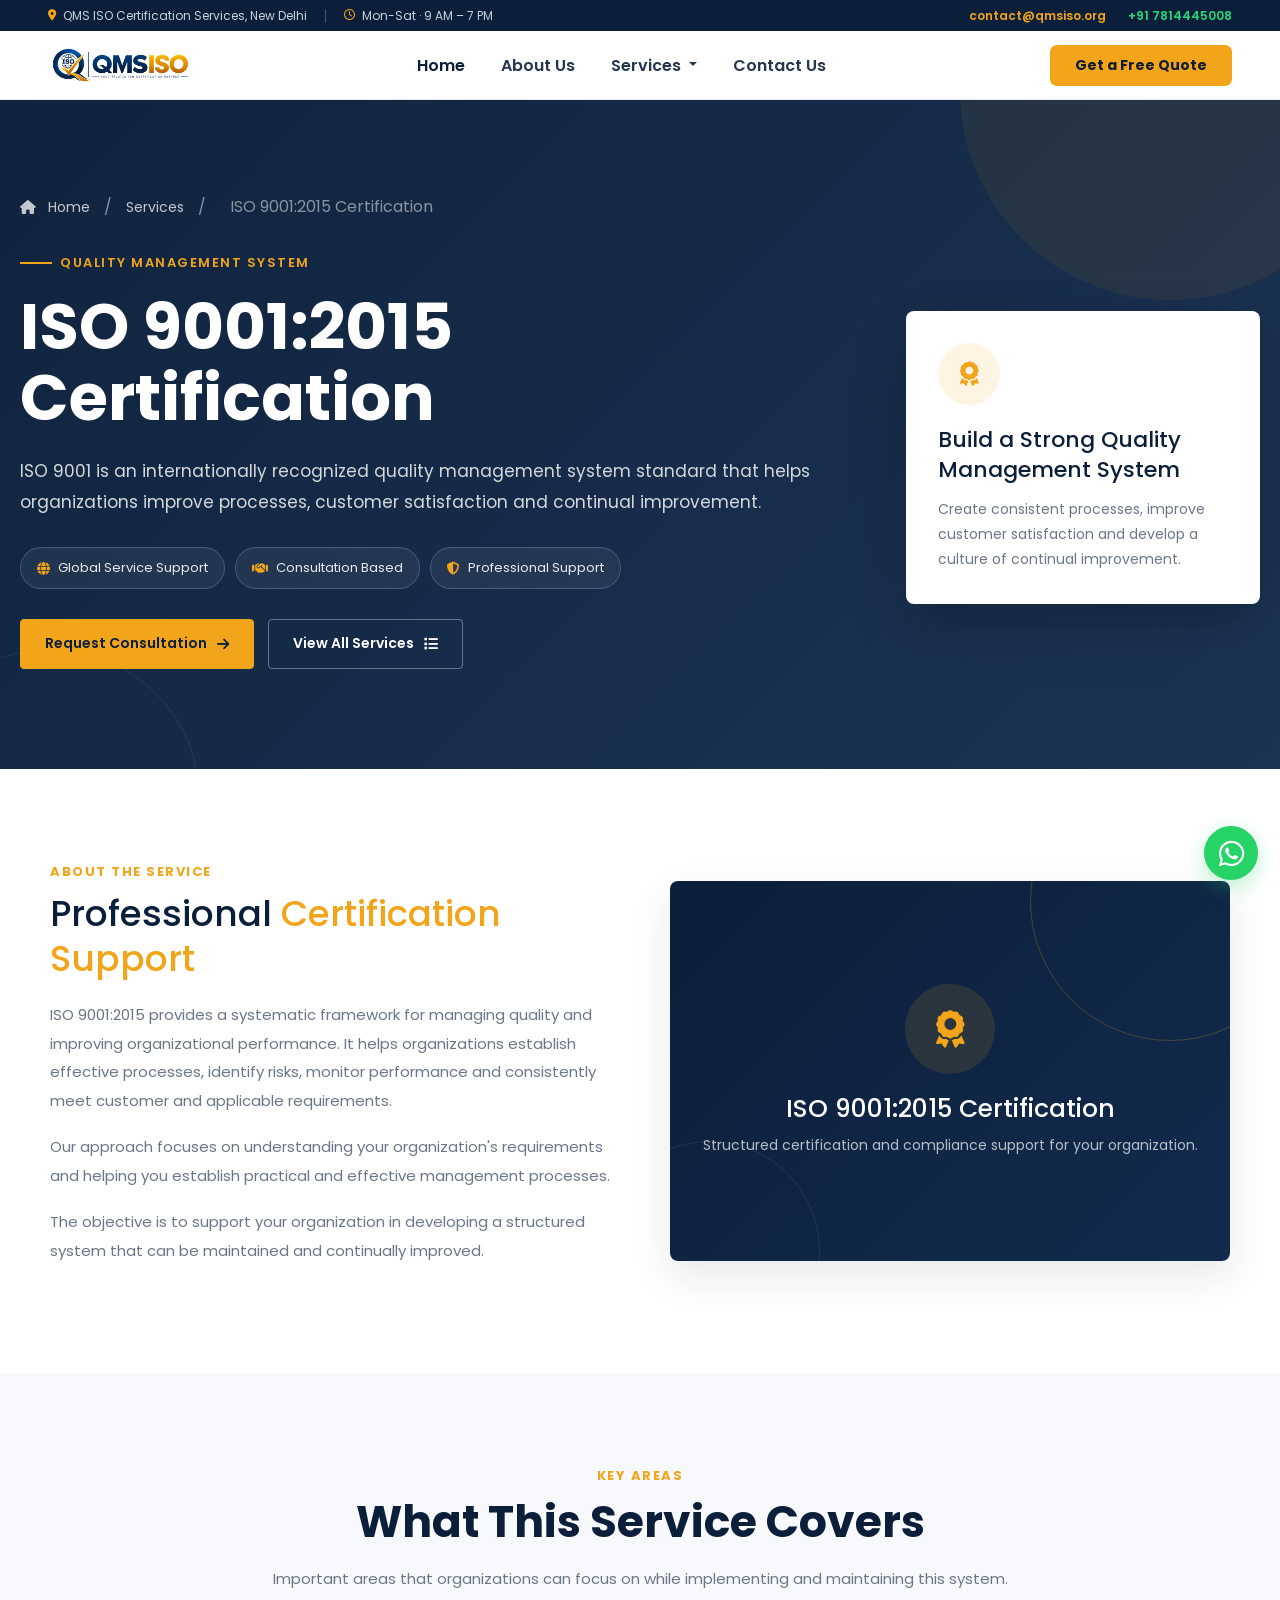
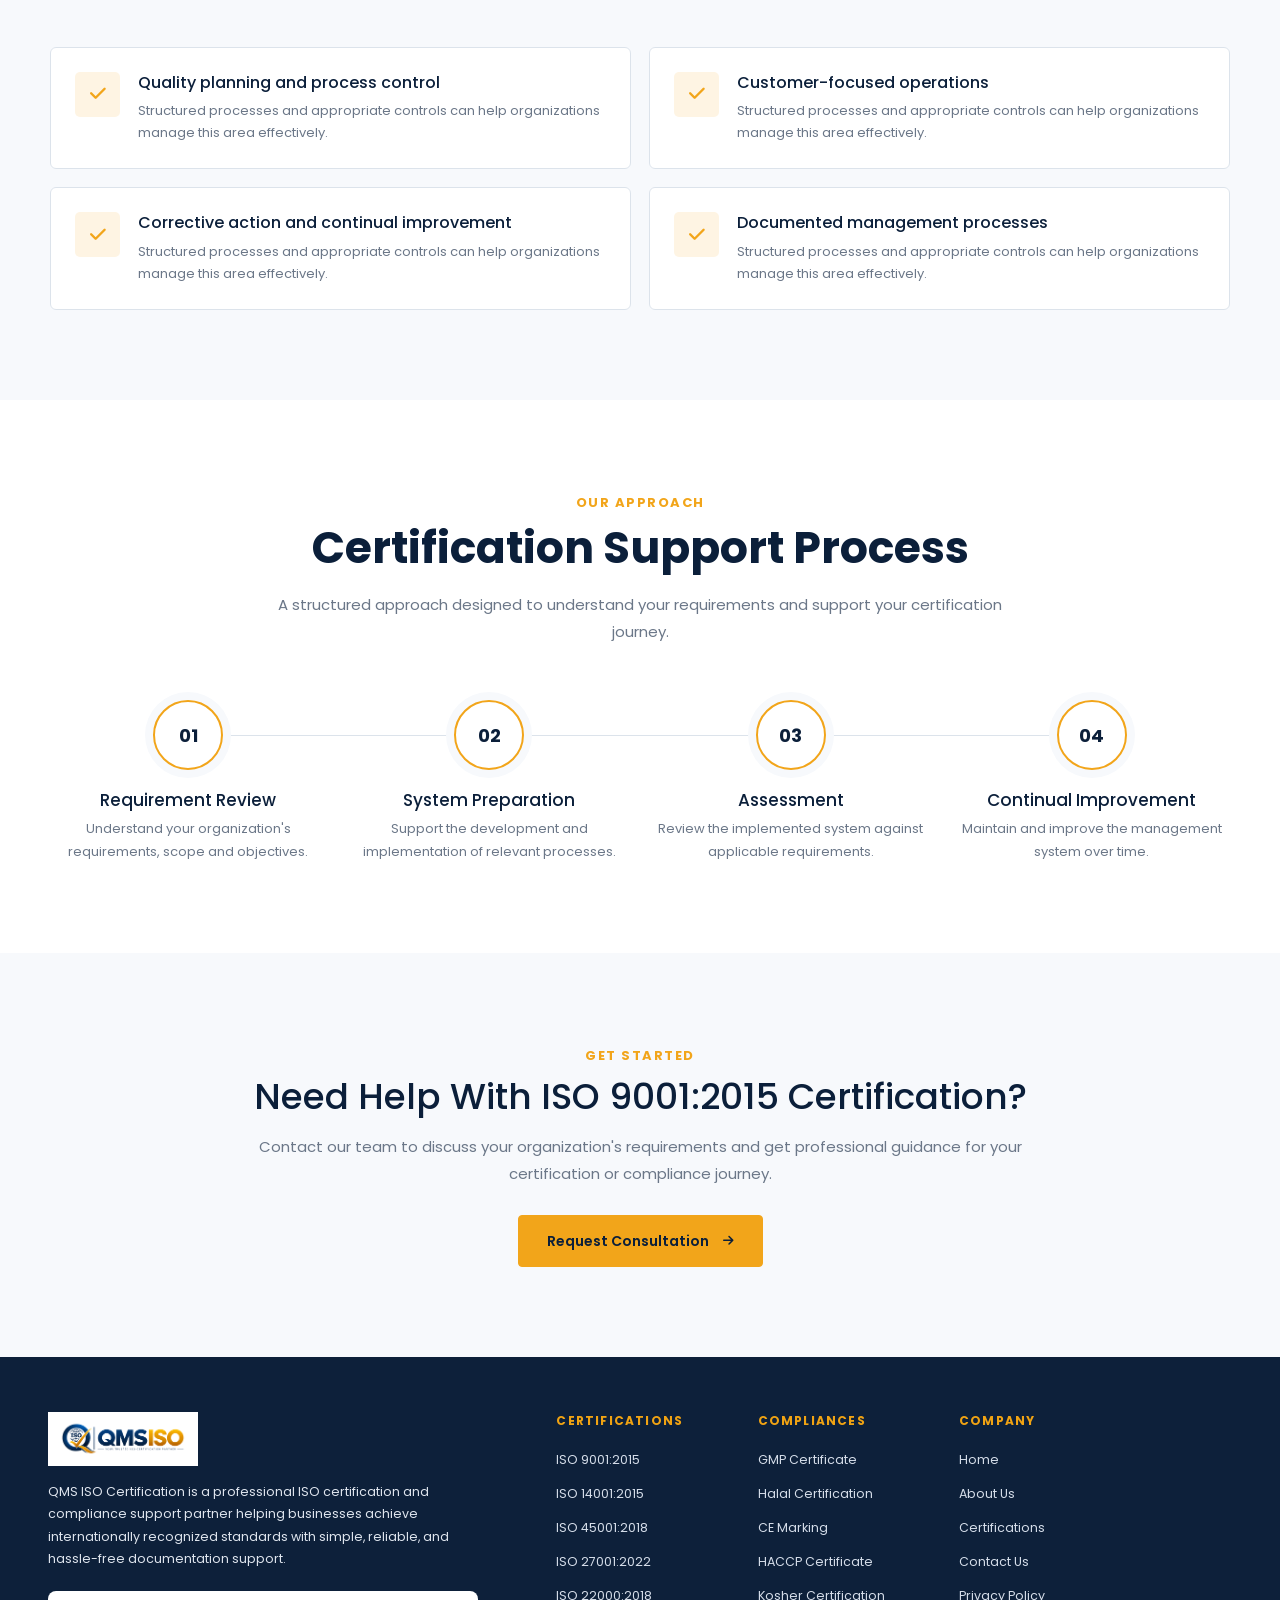
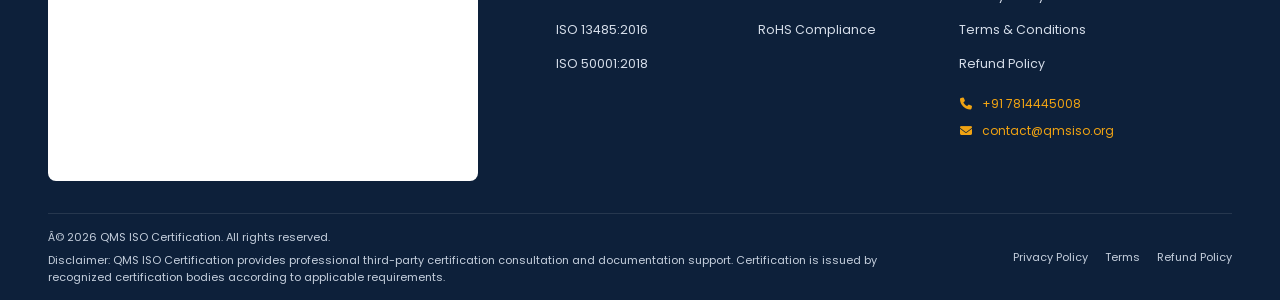
<file: service_details.html>
﻿<!doctype html>
<html lang="en">
  <head>
    <meta charset="UTF-8" />
    <meta name="viewport" content="width=device-width, initial-scale=1.0" />
    <title>Service Details | QMS ISO Certification</title>
    <meta
      name="description"
      content="QMS ISO Certification ISO certification and compliance service details."
    />
    <link
      rel="stylesheet"
      href="https://cdn.jsdelivr.net/npm/bootstrap@5.3.3/dist/css/bootstrap.min.css"
    />
    <link
      rel="stylesheet"
      href="https://cdnjs.cloudflare.com/ajax/libs/font-awesome/6.6.0/css/all.min.css"
    />
    <link
      href="https://fonts.googleapis.com/css2?family=Poppins:wght@400;500;600;700&display=swap"
      rel="stylesheet"
    />
    <link rel="stylesheet" href="css/style.css" />
    <link rel="stylesheet" href="css/responsive.css" />
    <link rel="stylesheet" href="css/responsive2.css" />
    <link rel="stylesheet" href="css/service-pages.css" />
    <style>
      .service-detail-back {
        display: inline-flex;
        align-items: center;
        gap: 8px;
        color: #c8d5e5;
        text-decoration: none;
        font-size: 13px;
        font-weight: 600;
        margin-bottom: 22px;
      }

      .service-detail-back:hover {
        color: #f2a51a;
      }

      .service-detail-list {
        display: grid;
        grid-template-columns: repeat(2, 1fr);
        gap: 12px;
        margin: 25px 0 0;
        padding: 0;
        list-style: none;
      }

      .service-detail-list li {
        display: flex;
        gap: 10px;
        align-items: flex-start;
        color: #4f6177;
        font-size: 14px;
        line-height: 1.6;
        background: #fff;
        padding: 14px;
        border: 1px solid #e7ecf1;
        border-radius: 8px;
      }

      .service-detail-list i {
        color: #f2a51a;
        margin-top: 4px;
      }

      .service-detail-meta {
        display: flex;
        flex-wrap: wrap;
        gap: 9px;
        margin-top: 22px;
      }

      .service-detail-meta span {
        padding: 7px 11px;
        border-radius: 20px;
        background: #eef3f8;
        color: #3d526c;
        font-size: 11px;
        font-weight: 700;
      }

      @media (max-width: 767px) {
        .service-detail-list {
          grid-template-columns: 1fr;
        }
      }
    </style>
  </head>

  <body>
    <!-- ================= TOP BAR ================= -->

    <div class="top-bar">
      <div class="container-fluid px-lg-5">
        <div class="topbar-content">
          <!-- Left -->

          <div class="top-left">
            <span>
              <i class="fa-solid fa-location-dot"></i>
              QMS ISO Certification Services, New Delhi
            </span>

            <span class="top-divider"></span>

            <span>
              <i class="fa-regular fa-clock"></i>
              Mon-Sat · 9 AM – 7 PM
            </span>
          </div>

          <!-- Right -->

          <div class="top-right">
            <a href="mailto:contact@qmsiso.org"> contact@qmsiso.org </a>

            <a href="tel:+917814445008"> +91 7814445008 </a>
          </div>
        </div>
      </div>
    </div>

    <!-- ================= NAVBAR ================= -->

    <nav class="main-navbar navbar-expand-lg">
      <div class="container-fluid px-lg-5">
        <div class="navbar-inner">
          <!-- LOGO -->

          <a href="index.html#home" class="navbar-logo">
            <img src="images/logo.png" alt="QMS ISO Certification Logo" />
          </a>

          <!-- MOBILE BUTTON -->

          <button
            class="mobile-toggle"
            type="button"
            data-bs-toggle="collapse"
            data-bs-target="#mainMenu"
          >
            <i class="fa-solid fa-bars"></i>
          </button>

          <!-- MENU -->

          <div class="collapse navbar-collapse" id="mainMenu">
            <ul class="navbar-nav mx-auto">
              <li class="nav-item">
                <a class="nav-link active" href="index.html#home"> Home </a>
              </li>

              <li class="nav-item">
                <a class="nav-link" href="index.html#about"> About Us </a>
              </li>

              <!-- SERVICES -->

              <li class="nav-item dropdown services-dropdown">
                <a
                  class="nav-link dropdown-toggle"
                  href="#services"
                  role="button"
                  data-bs-toggle="dropdown"
                  aria-expanded="false"
                >
                  Services
                </a>

                <ul class="dropdown-menu">
                  <!-- ISO CERTIFICATION SUBMENU -->
                  <li class="dropdown-submenu">
                    <a
                      class="dropdown-item submenu-toggle"
                      href="#"
                      role="button"
                    >
                      ISO Certification
                      <i class="fa-solid fa-angle-right submenu-arrow"></i>
                    </a>

                    <ul class="dropdown-menu submenu">
                      <li>
                        <a
                          class="dropdown-item"
                          href="service_details.html?service=iso-9001"
                        >
                          ISO 9001 Certification
                        </a>
                      </li>

                      <li>
                        <a
                          class="dropdown-item"
                          href="service_details.html?service=iso-14001"
                        >
                          ISO 14001 Certification
                        </a>
                      </li>

                      <li>
                        <a
                          class="dropdown-item"
                          href="service_details.html?service=iso-45001"
                        >
                          ISO 45001 Certification
                        </a>
                      </li>

                      <li>
                        <a
                          class="dropdown-item"
                          href="service_details.html?service=iso-27001"
                        >
                          ISO 27001 Certification
                        </a>
                      </li>

                      <li>
                        <a
                          class="dropdown-item"
                          href="service_details.html?service=iso-22000"
                        >
                          ISO 22000 Certification
                        </a>
                      </li>

                      <li>
                        <a
                          class="dropdown-item"
                          href="service_details.html?service=iso-13485"
                        >
                          ISO 13485 Certification
                        </a>
                      </li>

                      <li>
                        <a
                          class="dropdown-item"
                          href="service_details.html?service=iso-50001"
                        >
                          ISO 50001 Certification
                        </a>
                      </li>

                      <li>
                        <a
                          class="dropdown-item"
                          href="service_details.html?service=iso-20000-1"
                        >
                          ISO 20000-1 Certification
                        </a>
                      </li>

                      <li>
                        <a
                          class="dropdown-item"
                          href="service_details.html?service=iso-37001"
                        >
                          ISO 37001 Certification
                        </a>
                      </li>

                      <li>
                        <a
                          class="dropdown-item"
                          href="service_details.html?service=iso-22301"
                        >
                          ISO 22301 Certification
                        </a>
                      </li>

                      <li>
                        <a
                          class="dropdown-item"
                          href="service_details.html?service=iso-39001"
                        >
                          ISO 39001 Certification
                        </a>
                      </li>

                      <li>
                        <a
                          class="dropdown-item"
                          href="service_details.html?service=iso-55001"
                        >
                          ISO 55001 Certification
                        </a>
                      </li>
                    </ul>
                  </li>

                  <!-- COMPLIANCE SUBMENU -->
                  <li class="dropdown-submenu">
                    <a
                      class="dropdown-item submenu-toggle"
                      href="#"
                      role="button"
                    >
                      Compliance
                      <i class="fa-solid fa-angle-right submenu-arrow"></i>
                    </a>

                    <ul class="dropdown-menu submenu">
                      <li>
                        <a
                          class="dropdown-item"
                          href="service_details.html?service=gmp"
                        >
                          GMP Certification
                        </a>
                      </li>

                      <li>
                        <a
                          class="dropdown-item"
                          href="service_details.html?service=halal"
                        >
                          Halal Certification
                        </a>
                      </li>

                      <li>
                        <a
                          class="dropdown-item"
                          href="service_details.html?service=ce-marking"
                        >
                          CE Marking
                        </a>
                      </li>

                      <li>
                        <a
                          class="dropdown-item"
                          href="service_details.html?service=haccp"
                        >
                          HACCP Certification
                        </a>
                      </li>

                      <li>
                        <a
                          class="dropdown-item"
                          href="service_details.html?service=kosher"
                        >
                          Kosher Certification
                        </a>
                      </li>

                      <li>
                        <a
                          class="dropdown-item"
                          href="service_details.html?service=rohs"
                        >
                          RoHS Compliance
                        </a>
                      </li>
                    </ul>
                  </li>
                </ul>
              </li>

              <!-- CONTACT -->

              <li class="nav-item">
                <a class="nav-link" href="index.html#contact"> Contact Us </a>
              </li>
            </ul>

            <!-- QUOTE BUTTON -->

            <button type="button" class="quote-btn" id="openQuote">
              Get a Free Quote
            </button>
          </div>
        </div>
      </div>
    </nav>

    <!-- ================= QUOTE POPUP ================= -->

    <div class="quote-overlay" id="quoteModal">
      <div class="quote-popup">
        <!-- CLOSE -->
        <button type="button" class="popup-close" id="closeQuote">
          <i class="fa-solid fa-xmark"></i>
        </button>

        <!-- HEADING -->
        <div class="popup-heading">
          <h3>Get a Free Quote</h3>

          <p>We'll help you choose the right ISO certification.</p>
        </div>

        <!-- FORM -->
        <form id="quoteForm">
          <!-- Name -->
          <div class="form-group">
            <input type="text" name="name" placeholder="Full Name *" required />
          </div>

          <!-- Mobile -->
          <div class="form-group">
            <input
              type="tel"
              name="phone"
              placeholder="Mobile Number *"
              required
            />
          </div>

          <!-- Email -->
          <div class="form-group">
            <input
              type="email"
              name="email"
              placeholder="Email Address *"
              required
            />
          </div>

          <!-- Certificate -->
          <div class="form-group">
            <select name="certificate" required>
              <option value="">Required ISO Certificate *</option>

              <option value="ISO 9001">ISO 9001</option>

              <option value="ISO 14001">ISO 14001</option>

              <option value="ISO 45001">ISO 45001</option>

              <option value="ISO 27001">ISO 27001</option>

              <option value="ISO 22000">ISO 22000</option>

              <option value="ISO 13485">ISO 13485</option>

              <option value="Other">Other ISO Certification</option>
            </select>
          </div>

          <!-- Submit -->
          <button type="submit" class="submit-btn">
            Submit Inquiry

            <i class="fa-solid fa-arrow-right"></i>
          </button>
        </form>
      </div>
    </div>

    <main id="serviceDetail"></main>

    <!-- ================= FOOTER ================= -->

    <footer class="qmsiso-footer">
      <div class="container-fluid px-lg-5">
        <div class="row g-4 footer-main">
          <!-- BRAND + MAP -->
          <div class="col-lg-5 col-md-12">
            <div class="footer-brand">
              <a href="index.html#home" class="footer-logo">
                <img src="images/logo.png" alt="QMS ISO Certification" />
              </a>

              <p>
                QMS ISO Certification is a professional ISO certification and
                compliance support partner helping businesses achieve
                internationally recognized standards with simple, reliable, and
                hassle-free documentation support.
              </p>
            </div>

            <!-- MAP -->
            <div class="footer-map">
              <iframe
                src="https://www.google.com/maps?q=New%20Delhi%2C%20India&output=embed"
                loading="lazy"
                allowfullscreen
                referrerpolicy="no-referrer-when-downgrade"
              >
              </iframe>
            </div>
          </div>

          <!-- CERTIFICATIONS -->
          <div class="col-lg-2 col-md-4 col-sm-6">
            <div class="footer-column">
              <h4>CERTIFICATIONS</h4>

              <ul>
                <li>
                  <a href="index.html#certification-standards">
                    ISO 9001:2015
                  </a>
                </li>

                <li>
                  <a href="index.html#certification-standards">
                    ISO 14001:2015
                  </a>
                </li>

                <li>
                  <a href="index.html#certification-standards">
                    ISO 45001:2018
                  </a>
                </li>

                <li>
                  <a href="index.html#certification-standards">
                    ISO 27001:2022
                  </a>
                </li>

                <li>
                  <a href="index.html#certification-standards">
                    ISO 22000:2018
                  </a>
                </li>

                <li>
                  <a href="index.html#certification-standards">
                    ISO 13485:2016
                  </a>
                </li>

                <li>
                  <a href="index.html#certification-standards">
                    ISO 50001:2018
                  </a>
                </li>
              </ul>
            </div>
          </div>

          <!-- COMPLIANCES -->
          <div class="col-lg-2 col-md-4 col-sm-6">
            <div class="footer-column">
              <h4>COMPLIANCES</h4>

              <ul>
                <li>
                  <a href="index.html#compliance"> GMP Certificate </a>
                </li>

                <li>
                  <a href="service_details.html?service=halal">
                    Halal Certification
                  </a>
                </li>

                <li>
                  <a href="index.html#compliance"> CE Marking </a>
                </li>

                <li>
                  <a href="index.html#compliance"> HACCP Certificate </a>
                </li>

                <li>
                  <a href="index.html#compliance"> Kosher Certification </a>
                </li>

                <li>
                  <a href="index.html#compliance"> RoHS Compliance </a>
                </li>
              </ul>
            </div>
          </div>

          <!-- COMPANY -->
          <div class="col-lg-3 col-md-4 col-sm-6">
            <div class="footer-column">
              <h4>COMPANY</h4>

              <ul>
                <li>
                  <a href="index.html#home"> Home </a>
                </li>

                <li>
                  <a href="index.html#about"> About Us </a>
                </li>

                <li>
                  <a href="index.html#certification-standards">
                    Certifications
                  </a>
                </li>

                <li>
                  <a href="index.html#contact"> Contact Us </a>
                </li>

                <li>
                  <a href="#"> Privacy Policy </a>
                </li>

                <li>
                  <a href="#"> Terms & Conditions </a>
                </li>

                <li>
                  <a href="#"> Refund Policy </a>
                </li>
              </ul>

              <!-- CONTACT -->
              <div class="footer-contact">
                <a href="tel:+917814445008">
                  <i class="fa-solid fa-phone"></i>

                  +91 7814445008
                </a>

                <a href="mailto:contact@qmsiso.org">
                  <i class="fa-solid fa-envelope"></i>

                  contact@qmsiso.org
                </a>
              </div>
            </div>
          </div>
        </div>

        <!-- ================= FOOTER BOTTOM ================= -->

        <div class="footer-bottom">
          <div class="footer-bottom-left">
            <p>Â© 2026 QMS ISO Certification. All rights reserved.</p>

            <p class="footer-disclaimer">
              Disclaimer: QMS ISO Certification provides professional
              third-party certification consultation and documentation support.
              Certification is issued by recognized certification bodies
              according to applicable requirements.
            </p>
          </div>

          <div class="footer-bottom-links">
            <a href="#"> Privacy Policy </a>

            <a href="#"> Terms </a>

            <a href="#"> Refund Policy </a>
          </div>
        </div>
      </div>

      <!-- ================= WHATSAPP ================= -->

      <a
        href="https://wa.me/917814445008"
        class="footer-whatsapp"
        target="_blank"
        aria-label="Chat on WhatsApp"
      >
        <i class="fa-brands fa-whatsapp"></i>
      </a>
    </footer>

    <!-- ================= SCRIPTS ================= -->
    <script src="https://cdn.jsdelivr.net/npm/bootstrap@5.3.3/dist/js/bootstrap.bundle.min.js"></script>

    <script src="js/script.js"></script>
    <script src="js/jsmailer.js"></script>
    <script src="js/service-details.js"></script>
  </body>
</html>
</file>
<file: css/style.css>
* {
  margin: 0;
  padding: 0;
  box-sizing: border-box;
}

html {
  scroll-behavior: smooth;
}

body {
  font-family: "Poppins", sans-serif;
  color: #17233c;
  background: #ffffff;
  overflow-x: hidden;
}

a {
  text-decoration: none;
}

button,
input,
select {
  font-family: inherit;
}

/* =========================================
   COLOR VARIABLES
========================================= */
:root {
  --navy: #0b1f3a;
  --navy-light: #122b4d;
  --gold: #f2a51a;
  --gold-dark: #df9208;
  --white: #ffffff;
  --text: #26364f;
  --border: #dce3eb;
}

/* =========================================
   TOP BAR
========================================= */
.top-bar {
  width: 100%;
  height: 31px;
  background: var(--navy);
  color: #c8d1df;
  font-size: 12px;
}

.topbar-content {
  height: 31px;
  display: flex;
  align-items: center;
  justify-content: space-between;
}

.top-left {
  display: flex;
  align-items: center;
  gap: 18px;
}

.top-left span {
  display: flex;
  align-items: center;
  gap: 7px;
  white-space: nowrap;
}

.top-left i {
  color: var(--gold);
  font-size: 11px;
}

.top-divider {
  width: 1px;
  height: 14px;
  background: rgba(255, 255, 255, 0.25);
}

.top-right {
  display: flex;
  align-items: center;
  gap: 22px;
}

.top-right a {
  color: var(--gold);
  font-weight: 600;
  transition: 0.3s;
}

.top-right a:last-child {
  color: #24d878;
}

/* =========================================
   MAIN NAVBAR
========================================= */

.main-navbar .navbar-nav {
  display: flex;
  align-items: center;
  gap: 8px;
}

.main-navbar .navbar-nav .nav-item {
  display: block;
}

.main-navbar .navbar-nav .nav-link {
  display: block !important;
  color: #26364f !important;
  font-size: 16px !important;
  font-weight: 600 !important;
  line-height: 1.5 !important;
  padding: 10px 14px !important;
  opacity: 1 !important;
  visibility: visible !important;
  text-decoration: none !important;
}

.main-navbar .navbar-nav .nav-link:hover {
  color: var(--navy) !important;
}

.main-navbar .navbar-nav .nav-link.active {
  color: #0b1f3a !important;
}

.main-navbar .navbar-nav .dropdown-toggle {
  color: #26364f !important;
}

.main-navbar .navbar-nav .dropdown-toggle:hover {
  color: var(--navy) !important;
}

.main-navbar .dropdown {
  position: relative;
}

.main-navbar .dropdown-menu {
  display: block;
  visibility: hidden;
  opacity: 0;
  pointer-events: none;
  position: absolute;
  top: 100%;
  left: 0;
  margin-top: 0 !important;
  transform: translateY(6px);
  transition: opacity 180ms ease, transform 180ms ease, visibility 0s linear 180ms;
  border: none;
  border-radius: 8px;
  padding: 8px;
  box-shadow: 0 10px 35px rgba(11, 31, 58, 0.15);
  z-index: 99999;
}

.main-navbar .dropdown:hover>.dropdown-menu {
  visibility: visible;
  opacity: 1;
  pointer-events: auto;
  transform: translateY(0);
  transition-delay: 0s;
}

.main-navbar .dropdown:focus-within>.dropdown-menu {
  visibility: visible;
  opacity: 1;
  pointer-events: auto;
  transform: translateY(0);
  transition-delay: 0s;
}

/* =========================================
   DROPDOWN ITEMS
========================================= */

.main-navbar .dropdown-menu .dropdown-item {
  color: #26364f !important;
  display: block !important;
  visibility: visible !important;
  opacity: 1 !important;
}

.main-navbar .dropdown-menu .dropdown-item:hover {
  color: #0b1f3a !important;
  background: #fff5dc !important;
}

.main-navbar {
  height: 69px;
  background: #ffffff;
  border-bottom: 1px solid #e8edf2;
  position: relative;
  position: sticky;
  top: 0;
  z-index: 9999;
  width: 100%;
}

.navbar-inner {
  height: 69px;
  display: flex;
  align-items: center;
}

.navbar-logo {
  display: flex;
  align-items: center;
}

.navbar-logo img {
  width: 145px;
  height: auto;
  display: block;
  object-fit: contain;
}

.navbar-collapse {
  align-items: center;
}

.navbar-nav {
  gap: 7px;
}

.nav-link {
  color: #26364f !important;
  font-size: 14px;
  font-weight: 600;
  padding: 9px 14px !important;
  transition: 0.3s;
}

.nav-link:hover {
  color: var(--navy) !important;
}

.nav-link.active {
  color: var(--navy) !important;
}

/* .dropdown-toggle::after {
  margin-left: 6px;
  vertical-align: 2px;
  font-size: 10px;
}

.dropdown-menu {
  border: none;
  border-radius: 8px;
  padding: 8px;
  margin-top: 0 !important;
  box-shadow: 0 10px 35px rgba(11, 31, 58, 0.15);
}

.dropdown-item {
  color: var(--text);
  font-size: 14px;
  font-weight: 500;
  padding: 10px 13px;
  border-radius: 5px;
}

.dropdown-item:hover {
  color: var(--navy);
  background: #aac7f8;
} */



/* =========================================
   QMSISO SERVICES DROPDOWN
========================================= */

.services-dropdown {
  position: relative;
}

.services-dropdown > .dropdown-menu {
  margin-top: 0;
  top: 100%;
  padding: 8px;
  min-width: 205px;
  border: 1px solid #e8edf3;
  border-radius: 10px;
  background: #ffffff;
  box-shadow: 0 12px 30px rgba(0, 43, 85, 0.12);
  z-index: 1050;
}

/* Dropdown items */
.services-dropdown .dropdown-item {
  padding: 10px 13px;
  border-radius: 6px;
  color: #173653;
  font-size: 14px;
  font-weight: 500;
  line-height: 1.5;
  white-space: normal;
  transition: background-color 0.2s ease, color 0.2s ease;
}

.services-dropdown .dropdown-item:hover,
.services-dropdown .dropdown-item:focus {
  color: #003f78;
  background: #fff3d9;
}

/* First-level submenu items */
.services-dropdown .dropdown-submenu {
  position: relative;
}

.services-dropdown .submenu-toggle {
  display: flex;
  align-items: center;
  justify-content: space-between;
  gap: 16px;
}

.services-dropdown .submenu-arrow {
  font-size: 11px;
  color: #f4a313;
  transition: transform 0.2s ease;
}

/* Nested submenu */
.services-dropdown .dropdown-menu.submenu {
  position: absolute;
  top: -8px;
  left: 100%;
  margin: 0;
  padding: 8px;
  min-width: 245px;
  max-width: min(300px, calc(100vw - 30px));
  max-height: 70vh;
  overflow-y: auto;
  border: 1px solid #e8edf3;
  border-radius: 10px;
  background: #ffffff;
  box-shadow: 0 12px 30px rgba(0, 43, 85, 0.14);
  z-index: 1060;
}

/* Desktop nested menus follow the same hover behavior as the main menu. */
@media (min-width: 992px) {
  .services-dropdown .dropdown-submenu > .submenu {
    display: block;
    visibility: hidden;
    opacity: 0;
    pointer-events: none;
    transform: translateX(4px);
    transition:
      opacity 180ms ease,
      transform 180ms ease,
      visibility 0s linear 180ms;
  }

  .services-dropdown .dropdown-submenu:hover > .submenu,
  .services-dropdown .dropdown-submenu:focus-within > .submenu,
  .services-dropdown .dropdown-submenu.submenu-open > .submenu {
    visibility: visible;
    opacity: 1;
    pointer-events: auto;
    transform: translateX(0);
    transition-delay: 0s;
  }

  .services-dropdown .dropdown-submenu:hover > .submenu-toggle
    .submenu-arrow,
  .services-dropdown .dropdown-submenu.submenu-open > .submenu-toggle
    .submenu-arrow {
    transform: rotate(90deg);
  }
}

/* Mobile and tablet */
@media (max-width: 991.98px) {
  .services-dropdown > .dropdown-menu {
    margin-top: 4px;
    width: 100%;
    min-width: 0;
    max-height: 75vh;
    overflow-y: auto;
  }

  .services-dropdown .dropdown-menu.submenu {
    position: static;
    width: 100%;
    min-width: 0;
    max-width: 100%;
    max-height: 45vh;
    margin: 5px 0 8px;
    padding: 5px 5px 5px 10px;
    border: 0;
    border-left: 2px solid #f4a313;
    border-radius: 0;
    box-shadow: none;
    overflow-x: hidden;
    overflow-y: auto;
    overscroll-behavior: contain;
    -webkit-overflow-scrolling: touch;
  }

  /* Closed by default; opens when parent has submenu-open */
  .services-dropdown .dropdown-submenu > .submenu {
    display: none;
  }

  .services-dropdown .dropdown-submenu.submenu-open > .submenu {
    display: block;
  }

  .services-dropdown .submenu-arrow {
    transform: rotate(0deg);
  }

  .services-dropdown .dropdown-submenu.submenu-open > .submenu-toggle
  .submenu-arrow {
    transform: rotate(90deg);
  }

  .services-dropdown .submenu .dropdown-item {
    padding: 9px 12px;
    font-size: 13px;
  }
}


.quote-btn {
  border: none;
  background: var(--gold);
  color: #111d30;
  font-size: 14px;
  font-weight: 700;
  padding: 10px 25px;
  border-radius: 7px;
  white-space: nowrap;
  transition: 0.3s;
}

.quote-btn:hover {
  background: var(--navy);
  color: #ffffff;
  transform: translateY(-1px);
}

.mobile-toggle {
  display: none;
  border: none;
  background: transparent;
  color: var(--navy);
  font-size: 25px;
}

/* =========================================
   QUOTE POPUP OVERLAY
========================================= */

.quote-overlay {
  position: fixed;
  inset: 0;
  width: 100%;
  height: 100%;
  background: rgba(4, 17, 35, 0.72);
  backdrop-filter: blur(5px);
  -webkit-backdrop-filter: blur(5px);
  display: flex;
  align-items: center;
  justify-content: center;
  padding: 20px;
  z-index: 9999;
  opacity: 0;
  visibility: hidden;
  transition: 0.3s ease;
}

.quote-overlay.show {
  opacity: 1;
  visibility: visible;
}

/* =========================================
   POPUP BOX
========================================= */
.quote-popup {
  width: 100%;
  max-width: 480px;
  background: #ffffff;
  border-radius: 13px;
  padding: 28px;
  position: relative;
  box-shadow: 0 25px 80px rgba(0, 0, 0, 0.3);
  transform: translateY(25px) scale(0.97);
  transition: 0.3s ease;
}

.quote-overlay.show .quote-popup {
  transform: translateY(0) scale(1);
}

/* DARK TOP ACCENT */
.quote-popup::before {
  content: "";
  position: absolute;
  left: 0;
  right: 0;
  top: 0;
  height: 7px;
  background: var(--gold);
  border-radius: 18px 18px 0 0;
}

/* CLOSE */

.popup-close {
  position: absolute;
  right: 18px;
  top: 16px;
  width: 34px;
  height: 34px;
  border: none;
  border-radius: 50%;
  background: #edf2f7;
  color: #536174;
  font-size: 15px;
  display: flex;
  align-items: center;
  justify-content: center;
  cursor: pointer;
  transition: 0.3s;
}

.popup-close:hover {
  background: var(--navy);
  color: white;
}

/* HEADING */
.popup-heading {
  padding-right: 45px;
  margin-bottom: 15px;
}

.popup-heading h3 {
  color: var(--navy);
  font-size: 23px;
  font-weight: 700;
  margin-bottom: 5px;
}

.popup-heading p {
  color: #718096;
  font-size: 13px;
  line-height: 1.6;
}

/* FORM */
.form-group {
  margin-bottom: 6px;
}

.form-group input,
.form-group select,
.form-group textarea {
  width: 100%;
  border: 1px solid var(--border);
  border-radius: 5px;
  padding: 0 14px;
  color: #34445d;
  font-size: 13px;
  outline: none;
  background: #ffffff;
  transition: 0.3s;
}

.form-group input,
.form-group select {
  height: 44px;
}

.form-group textarea {
  display: block;
  min-height: 76px;
  padding: 10px 14px;
  resize: vertical;
}

.form-group input::placeholder {
  color: #7d8795;
}

.form-group input:focus,
.form-group select:focus,
.form-group textarea:focus {
  border-color: var(--gold);
  box-shadow: 0 0 0 3px rgba(242, 165, 26, 0.1);
}

.form-group select {
  cursor: pointer;
}

/* SUBMIT */

.submit-btn {
  width: 100%;
  height: 45px;
  border: none;
  border-radius: 5px;
  background: var(--gold);
  color: #101c2d;
  font-size: 14px;
  font-weight: 700;
  margin-top: 3px;
  transition: 0.3s;
}

.submit-btn i {
  margin-left: 5px;
  font-size: 12px;
}

.submit-btn:hover {
  background: #fbc766;
  color: #000;
}

.popup-note {
  color: #78869a;
  font-size: 10.5px;
  line-height: 1.6;
  text-align: center;
  margin: 11px 5px 0;
}

/* =====================================================
   QMSISO HERO SECTION
===================================================== */

.qmsiso-hero {
  position: relative;
  min-height: 660px;
  padding: 95px 0 0;
  background-color: #0b1f3a;
  background-image:
    linear-gradient(rgba(11, 31, 58, 0.96), rgba(11, 31, 58, 0.96)),
    linear-gradient(90deg, rgba(255, 255, 255, 0.035) 1px, transparent 1px),
    linear-gradient(rgba(255, 255, 255, 0.035) 1px, transparent 1px);
  background-size:
    auto,
    60px 60px,
    60px 60px;
  color: #ffffff;
  overflow: hidden;
}

/* =====================================================
   HERO CONTENT
===================================================== */
.hero-content {
  max-width: 690px;
  padding: 0 10px 75px;
}

.hero-badge {
  display: inline-flex;
  align-items: center;
  gap: 9px;
  padding: 6px 15px;
  margin-bottom: 20px;
  border: 1px solid rgba(242, 165, 26, 0.4);
  background: rgba(242, 165, 26, 0.08);
  color: #f2a51a;
  font-size: 13px;
  font-weight: 600;
  letter-spacing: 0.5px;
}

.hero-badge span {
  font-size: 11px;
  color: #f2a51a;
}

.hero-title {
  margin: 0;
  font-size: clamp(30px, 5.2vw, 52px);
  line-height: 1.02;
  font-weight: 700;
  letter-spacing: -1.8px;
  color: #ffffff;
}

.hero-title span {
  display: block;
  color: #f2a51a;
  margin-top: 4px;
}

.hero-price {
  display: flex;
  align-items: center;
  gap: 10px;
  width: fit-content;
  margin-top: 22px;
  padding: 10px 17px;
  background: rgba(15, 104, 73, 0.38);
  border: 1px solid rgba(20, 150, 100, 0.22);
  border-radius: 3px;
}

.hero-price strong {
  color: #32e583;
  font-size: 22px;
  font-weight: 700;
}

.hero-price span {
  color: #c9d3df;
  font-size: 12px;
}

.hero-features {
  padding: 0;
  margin: 18px 0 25px;
  list-style: none;
}

.hero-features li {
  display: flex;
  align-items: center;
  gap: 10px;
  margin-bottom: 7px;
  color: #c8d2df;
  font-size: 14px;
}

.hero-features li i {
  color: #28e47e;
  font-size: 13px;
}

.hero-buttons {
  display: flex;
  align-items: center;
  gap: 11px;
  margin-bottom: 40px;
}

.hero-main-btn {
  border: none;
  background: #f2a51a;
  color: #101c2d;
  padding: 13px 25px;
  border-radius: 7px;
  font-size: 14px;
  font-weight: 600;
  transition: 0.3s;
}

.hero-main-btn i {
  margin-left: 4px;
  font-size: 12px;
}

.hero-main-btn:hover {
  background: #e8b85f;
  color: #000;
  transform: translateY(-2px);
}

.hero-outline-btn {
  display: inline-flex;
  align-items: center;
  justify-content: center;
  padding: 12px 25px;
  min-height: 46px;
  border: 1px solid rgba(255, 255, 255, 0.18);
  border-radius: 5px;
  color: #cbd5e1;
  font-size: 14px;
  font-weight: 500;
  transition: 0.3s;
}

.hero-outline-btn:hover {
  color: #ffffff;
  border-color: #f2a51a;
  background: rgba(242, 165, 26, 0.08);
}

.hero-form-box {
  width: 100%;
  max-width: 420px;
  margin-left: auto;
  margin-bottom: 10px;
  margin-top: -40px;
  margin-right: 30px;
  padding: 25px 24px 20px;
  background: #ffffff;
  border-radius: 8px;
  box-shadow: 0 18px 50px rgba(0, 0, 0, 0.18);
}

.form-heading {
  margin-bottom: 11px;
}

.form-heading h3 {
  margin: 0 0 3px;
  color: #0b1f3a;
  font-size: 17px;
  font-weight: 700;
}

.form-heading p {
  margin: 0;
  color: #718096;
  font-size: 12px;
  line-height: 1.5;
}

.form-field {
  margin-bottom: 16px;
}

.form-field input,
.form-field select,
.form-field textarea {
  width: 100%;
  padding: 0 14px;
  border: 1px solid #dce3eb;
  border-radius: 4px;
  outline: none;
  background: #ffffff;
  color: #26364f;
  font-family: "Poppins", sans-serif;
  font-size: 13px;
  transition: 0.25s;
}

.form-field input,
.form-field select {
  height: 41px;
}

.form-field textarea {
  display: block;
  min-height: 72px;
  padding: 10px 14px;
  resize: vertical;
}

.form-field input::placeholder {
  color: #7c8795;
}

.form-field select {
  cursor: pointer;
}

.form-field input:focus,
.form-field select:focus,
.form-field textarea:focus {
  border-color: #f2a51a;
  box-shadow: 0 0 0 2px rgba(242, 165, 26, 0.08);
}


/* FIX: HERO FORM BOTTOM SPACE */
.qmsiso-hero {
  padding-bottom: 0;
}

.qmsiso-hero .row.align-items-center {
  padding-bottom: 10px;
}

.qmsiso-hero .hero-form-box {
  position: relative;
  height: auto;
  min-height: fit-content;
  margin-bottom: 0;
  padding-bottom: 25px;
  box-sizing: border-box;
}

.qmsiso-hero #heroQuoteForm {
  margin-bottom: 0;
}

.qmsiso-hero .form-submit-btn {
  display: block;
  width: 100%;
  margin-top: 8px;
  position: relative;
  z-index: 2;
}

.qmsiso-hero .hero-stats {
  position: relative;
  margin-top: 0;
  clear: both;
}

/* TABLET AND MOBILE */
@media (max-width: 991px) {
  .qmsiso-hero .row.align-items-center {
    padding-bottom: 25px;
  }

  .qmsiso-hero .hero-form-box {
    margin-bottom: 0;
    padding-bottom: 20px;
  }
}



/* =====================================================
   VALIDATION ERROR
===================================================== */
.form-error {
  display: block;
  min-height: 0;
  margin-top: 4px;
  color: #dc3545;
  font-size: 11px;
  font-weight: 500;
  line-height: 1.3;
}

.form-field.has-error input,
.form-field.has-error select {
  border-color: #dc3545 !important;
  box-shadow: 0 0 0 2px rgba(220, 53, 69, 0.06);
}

.form-field.has-success input,
.form-field.has-success select {
  border-color: #198754;
}

/* =====================================================
   SUBMIT BUTTON
===================================================== */

.form-submit-btn {
  width: 100%;
  height: 44px;
  margin-top: 2px;
  border: none;
  border-radius: 5px;
  background: #f2a51a;
  color: #101c2d;
  font-size: 14px;
  font-weight: 700;
  cursor: pointer;
  transition: 0.3s;
}

.form-submit-btn:hover {
  background: #e6b75f;
  color: #000;
}

.form-note {
  margin: 9px 5px 0;
  text-align: center;
  color: #718096;
  font-size: 10.5px;
  line-height: 1.55;
}

/* =====================================================
   BOTTOM STATS
===================================================== */
.hero-stats {
  position: absolute;
  left: 0;
  bottom: 0;
  width: 100%;
  min-height: 92px;
  background: #102847;
  border-top: 1px solid rgba(255, 255, 255, 0.03);
}

.stat-item {
  min-height: 92px;
  display: flex;
  flex-direction: column;
  align-items: center;
  justify-content: center;
}

.stat-item h3 {
  margin: 0;
  color: #f2a51a;
  font-size: 30px;
  font-weight: 600;
  line-height: 1.1;
}

.stat-item p {
  margin: 4px 0 0;
  color: #8fa1b7;
  font-size: 10px;
  font-weight: 500;
  letter-spacing: 0.3px;
}

/* =====================================================
   QMSISO SERVICES SECTION
===================================================== */

.qmsiso-services {
  padding: 75px 0 85px;
  background: #f5f7fb;
}

.services-heading {
  max-width: 760px;
  margin: 0 auto 50px;
}

.services-subtitle {
  display: block;
  margin-bottom: 7px;
  color: #f2a51a;
  font-size: 12px;
  font-weight: 700;
  letter-spacing: 1.5px;
}

.services-heading h2 {
  margin: 0;
  color: #0b1f3a;
  font-size: 44px;
  font-weight: 700;
  line-height: 1.15;
}

.services-heading h2 span {
  color: #f2a51a;
}

.services-heading p {
  max-width: 700px;
  margin: 17px auto 0;
  color: #607086;
  font-size: 14px;
  line-height: 1.8;
}

.service-card {
  height: 100%;
  padding: 30px 25px 27px;
  background: #ffffff;
  border: 1px solid #e1e7ef;
  border-radius: 11px;
  text-align: center;
  display: flex;
  flex-direction: column;
  align-items: center;
  transition: 0.35s ease;
}

.service-card:hover {
  transform: translateY(-7px);
  border-color: #f2a51a;
  box-shadow: 0 18px 45px rgba(11, 31, 58, 0.1);
}

.service-image {
  width: 108px;
  height: 108px;
  display: flex;
  align-items: center;
  justify-content: center;
  margin-bottom: 18px;
  border-radius: 12px;
  background: #f7f8fa;
  overflow: hidden;
}

.service-image img {
  width: 100%;
  height: 100%;
  object-fit: contain;
  padding: 8px;
  display: block;
  transition: 0.35s ease;
}

.service-card:hover .service-image img {
  transform: scale(1.06);
}

.service-card h3 {
  margin: 0 0 11px;
  color: #0b1f3a;
  font-size: 18px;
  font-weight: 700;
  line-height: 1.35;
}

.service-card p {
  min-height: 95px;
  margin: 0;
  color: #64748b;
  font-size: 12.5px;
  line-height: 1.75;
}

.service-tags {
  min-height: 58px;
  display: flex;
  justify-content: center;
  align-content: flex-start;
  flex-wrap: wrap;
  gap: 7px;
  margin: 12px 0 19px;
}

.service-tags span {
  display: inline-flex;
  align-items: center;
  justify-content: center;
  padding: 5px 10px;
  border-radius: 20px;
  background: #f1f4f8;
  color: #26364f;
  font-size: 10px;
  font-weight: 600;
}

.service-quote-btn {
  margin-top: auto;
  min-width: 108px;
  padding: 9px 18px;
  border: none;
  border-radius: 6px;
  background: #f2a51a;
  color: #101c2d;
  font-size: 12px;
  font-weight: 700;
  cursor: pointer;
  transition: 0.3s;
}

.service-quote-btn:hover {
  background: #df9208;
  color: #ffffff;
  transform: translateY(-2px);
}

/* =====================================================
   QMSISO INDUSTRIES SECTION
===================================================== */
.qmsiso-industries {
  padding: 75px 0 80px;
  background: #ffffff;
}

.industries-heading {
  max-width: 760px;
  margin: 0 auto 43px;
}

.industries-subtitle {
  display: block;
  margin-bottom: 8px;
  color: #f2a51a;
  font-size: 12px;
  font-weight: 700;
  letter-spacing: 1.6px;
}

.industries-heading h2 {
  margin: 0;
  color: #0b1f3a;
  font-size: 42px;
  font-weight: 700;
  line-height: 1.2;
}

.industries-heading h2 span {
  color: #f2a51a;
}

.industries-heading p {
  max-width: 690px;
  margin: 15px auto 0;
  color: #52647b;
  font-size: 14px;
  line-height: 1.8;
}

.industry-card {
  min-height: 158px;
  padding: 27px 18px 22px;
  background: #ffffff;
  border: 1px solid #dfe6ee;
  border-radius: 9px;
  text-align: center;
  display: flex;
  flex-direction: column;
  align-items: center;
  justify-content: center;
  transition: all 0.3s ease;
}

.industry-card:hover {
  border-color: #f2a51a;
  transform: translateY(-4px);
  box-shadow: 0 12px 30px rgba(11, 31, 58, 0.08);
}

.industry-icon {
  width: 55px;
  height: 55px;
  margin-bottom: 12px;
  display: flex;
  align-items: center;
  justify-content: center;
  border-radius: 10px;
  background: #f7f8fb;
}

.industry-icon i {
  color: var(--navy-light);
  font-size: 30px;
  transition: 0.3s;
}

.industry-card h3 {
  margin: 0 0 7px;
  color: #0b1f3a;
  font-size: 13px;
  font-weight: 500;
  line-height: 1.4;
}

.industry-card p {
  margin: 0;
  color: #f2a51a;
  font-size: 12px;
  font-weight: 600;
  line-height: 1.5;
}

/* =====================================================
   QMSISO TRUST SECTION
===================================================== */

.qmsiso-trust {
  padding: 78px 0 82px;
  background: #f5f7fb;
}

.trust-heading {
  margin-bottom: 43px;
}

.trust-subtitle {
  display: block;
  margin-bottom: 8px;
  color: #f2a51a;
  font-size: 12px;
  font-weight: 700;
  letter-spacing: 1.6px;
}

.trust-heading h2 {
  margin: 0;
  color: #0b1f3a;
  font-size: 42px;
  font-weight: 700;
  line-height: 1.2;
}

.trust-heading h2 span {
  color: #f2a51a;
}

.trust-card {
  min-height: 195px;
  padding: 28px 30px 27px;
  background: #ffffff;
  border: 1px solid #dfe6ee;
  border-radius: 9px;
  text-align: center;
  display: flex;
  flex-direction: column;
  align-items: center;
  justify-content: center;
  transition: all 0.3s ease;
}

.trust-card:hover {
  transform: translateY(-5px);
  border-color: #f2a51a;
  box-shadow: 0 14px 35px rgba(11, 31, 58, 0.09);
}

.trust-card h3 {
  margin: 0 0 3px;
  color: #f2a51a;
  font-size: 30px;
  font-weight: 700;
  line-height: 1.2;
}

.trust-card h4 {
  margin: 0 0 12px;
  color: #0b1f3a;
  font-size: 15px;
  font-weight: 700;
}

.trust-card p {
  max-width: 320px;
  margin: 0;
  color: #718096;
  font-size: 12.5px;
  line-height: 1.7;
}

/* =====================================================
   QMSISO PROCESS SECTION
===================================================== */

.qmsiso-process {
  padding: 80px 0 85px;
  background: #ffffff;
}

.process-heading {
  max-width: 760px;
  margin: 0 auto 60px;
}

.process-subtitle {
  display: block;
  margin-bottom: 8px;
  color: #f2a51a;
  font-size: 12px;
  font-weight: 700;
  letter-spacing: 1.6px;
}

.process-heading h2 {
  margin: 0;
  color: #0b1f3a;
  font-size: 42px;
  font-weight: 700;
  line-height: 1.2;
}

.process-heading h2 span {
  color: #f2a51a;
}

.process-heading p {
  max-width: 680px;
  margin: 16px auto 0;
  color: #607086;
  font-size: 14px;
  line-height: 1.8;
}

.process-wrapper {
  position: relative;
  display: grid;
  grid-template-columns: repeat(5, 1fr);
  gap: 25px;
}

/* =====================================================
   CONNECTING LINE
===================================================== */
.process-wrapper::before {
  content: "";
  position: absolute;
  top: 60px;
  left: 10%;
  right: 10%;
  height: 2px;
  background: #f2a51a;
  opacity: 0.35;
  z-index: 0;
}

.process-step {
  position: relative;
  z-index: 1;
  text-align: center;
}

.process-image {
  width: 120px;
  height: 120px;
  margin: 0 auto 18px;
  padding: 5px;
  /* border: 2px solid #f2a51a; */
  border-radius: 50%;
  background: #ffffff;
  display: flex;
  align-items: center;
  justify-content: center;
  overflow: hidden;
}

.process-image img {
  width: 100%;
  height: 100%;
  object-fit: cover;
  border-radius: 50%;
  display: block;
}

.process-number {
  width: 27px;
  height: 27px;
  margin: -31px auto 12px;
  position: relative;
  z-index: 3;
  display: flex;
  align-items: center;
  justify-content: center;
  border-radius: 50%;
  background: #0b1f3a;
  color: #ffffff;
  border: 2px solid #ffffff;
  font-size: 9px;
  font-weight: 700;
}

.process-step h3 {
  margin: 0 0 9px;
  color: #0b1f3a;
  font-size: 14px;
  font-weight: 700;
  line-height: 1.4;
}

.process-step p {
  max-width: 210px;
  margin: 0 auto;
  color: #718096;
  font-size: 11.5px;
  line-height: 1.7;
}

/* =====================================================
   QMSISO QUICK ENQUIRY
===================================================== */

.qmsiso-enquiry {
  padding: 82px 0 88px;
  background: #0b1f3a;
}

.enquiry-heading {
  max-width: 800px;
  margin: 0 auto 35px;
}

.enquiry-subtitle {
  display: block;
  margin-bottom: 8px;
  color: #f2a51a;
  font-size: 12px;
  font-weight: 700;
  letter-spacing: 1.6px;
}

.enquiry-heading h2 {
  margin: 0;
  color: #ffffff;
  font-size: 38px;
  font-weight: 700;
  line-height: 1.2;
}

.enquiry-heading h2 span {
  color: #f2a51a;
}

.enquiry-heading p {
  max-width: 680px;
  margin: 14px auto 0;
  color: #aebaca;
  font-size: 14px;
  line-height: 1.7;
}

.enquiry-form-box {
  max-width: 680px;
  margin: 0 auto;
  padding: 32px;
  background: #ffffff;
  border-radius: 8px;
  box-shadow: 0 15px 40px rgba(0, 0, 0, 0.15);
}

.enquiry-field {
  position: relative;
}

.enquiry-field input,
.enquiry-field select,
.enquiry-field textarea {
  width: 100%;
  padding: 0 14px;
  background: #ffffff;
  border: 1px solid #dce3eb;
  border-radius: 4px;
  outline: none;
  color: #26364f;
  font-family: inherit;
  font-size: 13px;
  transition: 0.25s;
}

.enquiry-field input,
.enquiry-field select {
  height: 43px;
}

.enquiry-field textarea {
  display: block;
  min-height: 88px;
  padding: 11px 14px;
  resize: vertical;
}

.enquiry-field input::placeholder {
  color: #7b7f84;
}

.enquiry-field input:focus,
.enquiry-field select:focus,
.enquiry-field textarea:focus {
  border-color: #f2a51a;
  box-shadow: 0 0 0 3px rgba(242, 165, 26, 0.1);
}

.form-error {
  display: block;
  min-height: 18px;
  padding: 4px 2px 0;
  color: #dc3545;
  font-size: 11px;
  font-weight: 500;
  text-align: left;
}

.enquiry-submit-btn {
  width: 100%;
  height: 43px;
  margin-top: 3px;
  border: none;
  border-radius: 4px;
  background: var(--navy);
  color: #fff;
  font-family: inherit;
  font-size: 14px;
  font-weight: 600;
  cursor: pointer;
  transition: 0.3s;
}

.enquiry-submit-btn i {
  margin-left: 7px;
  font-size: 12px;
}

.enquiry-note {
  margin: 10px auto 0;
  max-width: 620px;
  color: #73849a;
  font-size: 10.5px;
  line-height: 1.5;
  text-align: center;
}

/* =====================================================
   QMSISO FINAL CTA
===================================================== */

.qmsiso-final-cta {
  padding: 105px 0 110px;
  background: #182e4d;
  position: relative;
  overflow: hidden;
}

.final-cta-content {
  position: relative;
  z-index: 2;
  max-width: 930px;
  margin: auto;
  text-align: center;
}

.final-cta-content h2 {
  margin: 0;
  color: #ffffff;
  font-size: 43px;
  font-weight: 700;
  line-height: 1.25;
}

.final-cta-content h2 span {
  color: #f2a51a;
}

.final-cta-content p {
  max-width: 720px;
  margin: 20px auto 0;
  color: #aebaca;
  font-size: 15px;
  line-height: 1.7;
}

.final-cta-buttons {
  display: flex;
  align-items: center;
  justify-content: center;
  gap: 14px;
  margin-top: 36px;
}

/* GET QUOTE */
.final-quote-btn {
  height: 47px;
  padding: 0 28px;
  border: none;
  border-radius: 7px;
  background: #f2a51a;
  color: #0b1f3a;
  font-family: inherit;
  font-size: 14px;
  font-weight: 600;
  cursor: pointer;
  transition: 0.3s;
}

.final-quote-btn i {
  margin-left: 6px;
  font-size: 12px;
}

.final-quote-btn:hover {
  background: #fdc55d;
  color: #000;
  transform: translateY(-2px);
}

.final-whatsapp-btn {
  height: 47px;
  padding: 0 25px;
  display: inline-flex;
  align-items: center;
  justify-content: center;
  gap: 8px;
  border: 1px solid rgba(245, 242, 237, 0.65);
  border-radius: 7px;
  background: transparent;
  color: #fff;
  font-size: 14px;
  font-weight: 600;
  text-decoration: none;
  transition: 0.3s;
}

.final-whatsapp-btn i {
  font-size: 18px;
}

.final-whatsapp-btn:hover {
  color: #f2a51a;
  border-color: #f2a51a;
  transform: translateY(-2px);
}

/* =====================================================
   QMSISO ABOUT INTRO
===================================================== */
.qmsiso-about-intro {
  padding: 78px 20px 72px;
  background: #f4f6fa;
  border-top: 1px solid #e8edf3;
  border-bottom: 1px solid #e8edf3;
}

/* CONTENT */

.about-intro-content {
  max-width: 1120px;
  margin: 0 auto;
}

/* SMALL TITLE */
.about-intro-subtitle {
  display: block;
  margin-bottom: 10px;
  color: #f2a51a;
  font-size: 12px;
  font-weight: 700;
  letter-spacing: 1.5px;
}

/* MAIN HEADING */

.about-intro-content h2 {
  margin: 0;
  color: #0b1f3a;
  font-size: 40px;
  font-weight: 700;
  line-height: 1.25;
}

.about-intro-content h2 span {
  color: #f2a51a;
}

/* DESCRIPTION */

.about-intro-content p {
  max-width: 720px;
  margin: 16px auto 0;
  color: #40516a;
  font-size: 13px;
  line-height: 1.75;
}

/* =====================================================
   QMSISO FEATURES SECTION
===================================================== */

.qmsiso-features {
  padding: 70px 0;
  background: #ffffff;
}

.qmsiso-features-grid {
  display: grid;
  grid-template-columns: repeat(2, 1fr);
  gap: 30px;
}

.qmsiso-feature-card {
  padding: 27px 25px 26px;
  background: #ffffff;
  border: 1px solid #e1e7ee;
  border-left: 4px solid #f2a51a;
  border-radius: 9px;
  box-shadow: 0 5px 18px rgba(11, 31, 58, 0.06);
  transition: 0.3s;
}

.qmsiso-feature-card:hover {
  transform: translateY(-4px);
  box-shadow: 0 12px 28px rgba(11, 31, 58, 0.1);
  border-left-color: #d9910d;
}

.qmsiso-feature-card h3 {
  display: flex;
  align-items: center;
  gap: 9px;
  margin: 0 0 9px;
  color: #162944;
  font-size: 16px;
  font-weight: 700;
  line-height: 1.4;
}

.qmsiso-feature-card h3 i {
  color: #f2a51a;
  font-size: 17px;
  width: 22px;
  text-align: center;
}

.qmsiso-feature-card p {
  margin: 0;
  color: #71839d;
  font-size: 14px;
  line-height: 1.7;
}

/* =====================================================
   QMSISO CERTIFICATION CTA
===================================================== */
.qmsiso-cert-cta {
  padding: 62px 20px;
  background: #0b1f3a;
  border-top: 1px solid rgba(255, 255, 255, 0.04);
}

.qmsiso-cert-cta-content {
  text-align: center;
}

.qmsiso-cert-cta-content h2 {
  margin: 0;
  color: #ffffff;
  font-size: 42px;
  font-weight: 700;
  line-height: 1.25;
}

.qmsiso-cert-cta-content h2 span {
  color: #f2a51a;
}

/* BUTTON */
.qmsiso-cert-cta-btn {
  display: inline-flex;
  align-items: center;
  justify-content: center;
  gap: 7px;
  min-width: 205px;
  height: 45px;
  margin-top: 20px;
  padding: 0 24px;
  border: none;
  border-radius: 7px;
  background: #f2a51a;
  color: #0b1f3a;
  font-family: inherit;
  font-size: 14px;
  font-weight: 600;
  cursor: pointer;
  transition: 0.3s;
}

.qmsiso-cert-cta-btn i {
  font-size: 12px;
}

.qmsiso-cert-cta-btn:hover {
  background: #f5c263;
  color: #000;
  transform: translateY(-2px);
}

/* CERTIFICATION INTRO */
.qmsiso-cert-intro {
  padding: 63px 20px 68px;
  background: #132b4a;
  border-bottom: 2px solid #f2a51a;
}

.qmsiso-cert-intro-content {
  max-width: 800px;
  margin: 0 auto;
}

/* SMALL TITLE */

.qmsiso-cert-subtitle {
  display: block;
  margin-bottom: 9px;
  color: #f2a51a;
  font-size: 11px;
  font-weight: 700;
  letter-spacing: 1.6px;
}

/* HEADING */

.qmsiso-cert-intro-content h2 {
  margin: 0;
  color: #ffffff;
  font-size: 38px;
  font-weight: 700;
  line-height: 1.25;
}

.qmsiso-cert-intro-content h2 span {
  color: #f2a51a;
}

/* DESCRIPTION */
.qmsiso-cert-intro-content p {
  max-width: 700px;
  margin: 15px auto 0;
  color: #aebaca;
  font-size: 13px;
  line-height: 1.7;
}

/* =====================================================
   QMSISO CERTIFICATION TYPES
===================================================== */

.qmsiso-cert-types {
  padding: 48px 0 58px;
  background: #ffffff;
}

.cert-type-card {
  height: 100%;
  padding: 28px 28px 25px;
  border-radius: 8px;
  transition: 0.3s;
}

.cert-type-card:hover {
  transform: translateY(-3px);
}

.iaf-card {
  background: #eef9f5;
  border: 1px solid #91d3b8;
}

.iaf-card h3 {
  color: #116b46;
}

.iaf-card h3 i {
  color: #42c98a;
}

.iaf-card ul li {
  color: #287856;
}

.non-iaf-card {
  background: #fff8ef;
  border: 1px solid #f4c078;
}

.non-iaf-card h3 {
  color: #9d4c13;
}

.non-iaf-card h3 i {
  color: #f2a51a;
}

.non-iaf-card ul li {
  color: #a65b24;
}

.cert-type-card h3 {
  display: flex;
  align-items: center;
  gap: 10px;
  margin: 0 0 12px;
  font-size: 17px;
  font-weight: 700;
}

.cert-type-card h3 i {
  font-size: 20px;
}

.cert-type-card p {
  margin: 0 0 12px;
  color: #3f526d;
  font-size: 14px;
  line-height: 1.75;
}

.cert-type-card ul {
  margin: 0;
  padding: 0;
  list-style: none;
}

.cert-type-card ul li {
  position: relative;
  display: flex;
  align-items: flex-start;
  gap: 8px;
  margin-bottom: 7px;
  font-size: 13px;
  line-height: 1.5;
}

.cert-type-card ul li:last-child {
  margin-bottom: 0;
}

.cert-type-card ul li i {
  margin-top: 3px;
  font-size: 10px;
}

/* =====================================================
   ISO STANDARDS CARDS
   Existing QMSISO Theme
===================================================== */
.iso-standard-card {
  height: 100%;
  display: flex;
  flex-direction: column;
  padding: 0 0 18px;
  background: #fff !important;
  border: 1px solid #e4e8ed;
  border-radius: 12px;
  overflow: hidden;
  transition: all 0.3s ease;
}

/* CARD HOVER */
.iso-standard-card:hover {
  transform: translateY(-5px);
  border-color: #f2a51a;
  box-shadow: 0 12px 30px rgba(11, 31, 58, 0.1);
}

.iso-standard-card .service-image {
  width: 100%;
  height: 145px;
  display: flex;
  align-items: center;
  justify-content: center;
  padding: 18px;
  background: #ffffff;
  border-bottom: 1px solid #edf0f3;
}

.iso-standard-card .service-image img {
  width: 105px;
  height: 105px;
  object-fit: contain;
  border-radius: 50%;
  transition: transform 0.3s ease;
}

.iso-standard-card:hover .service-image img {
  transform: scale(1.05);
}

.iso-standard-card h3 {
  margin: 18px 18px 5px;
  color: #0b1f3a;
  font-size: 18px;
  font-weight: 700;
  line-height: 1.3;
}

.iso-card-type {
  display: block;
  margin: 0 18px 12px;
  color: #778394;
  font-size: 11px;
  font-weight: 700;
  letter-spacing: 0.45px;
  line-height: 1.35;
}

.iso-standard-card>p {
  margin: 0 18px;
  color: #596574;
  font-size: 13.5px;
  line-height: 1.6;
  min-height: 126px;
}

.iso-card-bottom {
  margin: auto 18px 0;
  padding-top: 15px;
  border-top: 1px solid #e8ebef;
  display: flex;
  align-items: center;
  justify-content: space-between;
  gap: 14px;
}

.iso-price {
  color: #f2a51a;
  font-size: 18px;
  font-weight: 700;
  line-height: 1.1;
  white-space: nowrap;
}

.iso-price small {
  display: block;
  margin-top: 5px;
  color: #7b8795;
  font-size: 10px;
  font-weight: 500;
  line-height: 1.2;
}

.iso-quote-btn {
  border: 0;
  border-radius: 5px;
  padding: 10px 15px;
  background: #f2a51a;
  color: #0b1f3a;
  font-size: 13px;
  font-weight: 600;
  line-height: 1;
  cursor: pointer;
  transition: all 0.25s ease;
  white-space: nowrap;
}

.iso-quote-btn:hover {
  background: #efb447;
  color: #000;
  transform: translateY(-1px);
}

.iso-request-quote {
  min-width: 200px;
}

/* ==========================================
   BUSINESS COMPLIANCE SECTION
========================================== */

.qmsiso-compliance-section {
  background: #e3e9f4;
  padding: 55px 0 58px;
}

/* Heading */
.compliance-heading {
  max-width: 850px;
  margin: 0 auto;
}

/* Small Heading */
.compliance-subtitle {
  display: block;
  margin-bottom: 10px;
  color: #f2a51a;
  font-size: 12px;
  font-weight: 700;
  letter-spacing: 1.8px;
  line-height: 1.2;
}

/* Main Heading */
.compliance-heading h2 {
  margin: 0;
  color: #0b1f3a;
  font-size: clamp(38px, 4vw, 46px);
  font-weight: 700;
  line-height: 1.15;
  letter-spacing: -1.5px;
}

/* Gold Text */
.compliance-heading h2 span {
  color: #f2a51a;
}

/* Description */
.compliance-heading p {
  max-width: 720px;
  margin: 15px auto 0;
  color: #30445f;
  font-size: 14px;
  line-height: 1.7;
}

.qmsiso-compliance-services {
  background: #ffffff;
  padding: 20px 0 60px;
}

.compliance-card {
  height: 100%;
  display: flex;
  flex-direction: column;
  background: #ffffff;
  border: 1px solid #e1e6ec;
  border-radius: 12px;
  overflow: hidden;
  box-shadow: 0 3px 12px rgba(11, 31, 58, 0.05);
  transition:
    transform 0.3s ease,
    box-shadow 0.3s ease,
    border-color 0.3s ease;
}

.compliance-card:hover {
  transform: translateY(-4px);
  border-color: #f2a51a;
  box-shadow: 0 12px 30px rgba(11, 31, 58, 0.1);
}

/* Highlighted card */
.featured-compliance {
  border-color: #f2a51a;
  box-shadow: 0 8px 28px rgba(242, 165, 26, 0.1);
}

/* =====================================================
   IMAGE
===================================================== */
.compliance-image {
  height: 140px;
  display: flex;
  align-items: center;
  justify-content: center;
  padding: 20px;
  background: #ffffff;
  border-bottom: 1px solid #edf0f3;
}

.compliance-image img {
  width: 110px;
  height: 110px;
  object-fit: contain;
  transition: transform 0.3s ease;
}

.compliance-card:hover .compliance-image img {
  transform: scale(1.05);
}

/* =====================================================
   CONTENT
===================================================== */
.compliance-content {
  padding: 17px 18px 18px;
  display: flex;
  flex-direction: column;
  flex: 1;
}

.compliance-content h3 {
  margin: 0 0 7px;
  color: #0b1f3a;
  font-size: 17px;
  font-weight: 700;
  line-height: 1.35;
}

.compliance-content p {
  margin: 0;
  color: #66758a;
  font-size: 13.5px;
  line-height: 1.6;
  min-height: 94px;
}

.compliance-bottom {
  display: flex;
  align-items: center;
  justify-content: space-between;
  gap: 12px;
  margin-top: auto;
  padding-top: 15px;
  border-top: 1px solid #e8ebef;
}

.compliance-price {
  color: #f2a51a;
  font-size: 22px;
  font-weight: 700;
  line-height: 1;
}

.compliance-price small {
  display: block;
  margin-top: 5px;
  color: #718096;
  font-size: 10px;
  font-weight: 500;
  line-height: 1.2;
}

.compliance-quote-btn {
  border: 0;
  border-radius: 5px;
  padding: 10px 18px;
  background: #f2a51a;
  color: #0b1f3a;
  font-size: 13px;
  font-weight: 600;
  cursor: pointer;
  white-space: nowrap;
  transition: all 0.25s ease;
}

.compliance-quote-btn:hover {
  background: #f7c15c;
  color: #000;
  transform: translateY(-1px);
}

.compliance-cta {
  padding-top: 30px;
}

.compliance-cta .qmsiso-cert-cta-btn {
  min-width: 295px;
}

/* =========================================================
   CONTACT PAGE
========================================================= */

.qmsiso-contact-page {
  padding: 80px 0;
  background: #ffffff;
  font-family: "Poppins", sans-serif;
}

/* =========================================================
   LEFT SIDE
========================================================= */

.contact-info-wrapper {
  height: 100%;
  display: flex;
  flex-direction: column;
  gap: 20px;
}

/* CONTACT CARD */

.contact-info-card {
  min-height: 120px;
  display: flex;
  align-items: center;
  gap: 18px;
  padding: 22px 20px;
  background: #ffffff;
  border: 1px solid #dfe5ec;
  border-radius: 10px;
  box-shadow: 0 4px 14px rgba(15, 33, 59, 0.06);
  transition: all 0.3s ease;
}

.contact-info-card:hover {
  transform: translateY(-3px);
  border-color: #eda114;
  box-shadow: 0 10px 25px rgba(15, 33, 59, 0.09);
}

/* ICON */

.contact-icon {
  width: 50px;
  height: 50px;
  flex-shrink: 0;
  display: flex;
  align-items: center;
  justify-content: center;
  background: #eda114;
  color: #ffffff;
  border-radius: 8px;
  font-size: 20px;
}

/* CONTENT */

.contact-info-content h3 {
  margin: 0 0 5px;
  color: #10233f;
  font-size: 16px;
  font-weight: 700;
}

.contact-info-content p {
  margin: 0;
  color: #71839d;
  font-size: 14px;
  line-height: 1.45;
}

.contact-info-content a {
  color: #71839d;
  font-size: 14px;
  text-decoration: none;
  transition: 0.3s ease;
}

.contact-info-content a:hover {
  color: #eda114;
}

/* =========================================================
   FORM BOX
========================================================= */
.contact-form-box {
  height: 100%;
  padding: 32px;
  background: #ffffff;
  border: 1px solid #dfe5ec;
  border-radius: 10px;
  box-shadow: 0 5px 18px rgba(15, 33, 59, 0.06);
}

/* FORM HEADING */

.contact-form-heading {
  margin-bottom: 22px;
}

.contact-form-heading span {
  display: block;
  margin-bottom: 7px;
  color: #eda114;
  font-size: 12px;
  font-weight: 700;
  letter-spacing: 1.5px;
}

.contact-form-heading h2 {
  margin: 0 0 8px;
  color: #10233f;
  font-size: 25px;
  font-weight: 700;
}

.contact-form-heading h2 strong {
  color: #eda114;
}

.contact-form-heading p {
  margin: 0;
  color: #71839d;
  font-size: 13px;
  line-height: 1.6;
}

/* =========================================================
   INPUTS
========================================================= */

.contact-field {
  margin-bottom: 13px;
}

.contact-field input,
.contact-field select,
.contact-field textarea {
  width: 100%;
  padding: 12px 14px;
  border: 1px solid #dce3eb;
  border-radius: 5px;
  outline: none;
  background: #ffffff;
  color: #263952;
  font-family: "Poppins", sans-serif;
  font-size: 13px;
  transition: 0.3s ease;
}

.contact-field input,
.contact-field select {
  height: 42px;
}

.contact-field textarea {
  resize: vertical;
  min-height: 90px;
}

.contact-field input::placeholder,
.contact-field textarea::placeholder {
  color: #8994a3;
}

.contact-field input:focus,
.contact-field select:focus,
.contact-field textarea:focus {
  border-color: #eda114;
  box-shadow: 0 0 0 3px rgba(237, 161, 20, 0.1);
}

/* SELECT */
.contact-field select {
  cursor: pointer;
  color: #53647a;
}

.contact-error {
  display: block;
  margin-top: 4px;
  padding-left: 3px;
  color: #dc3545;
  font-size: 11px;
}

.contact-submit-btn {
  width: 100%;
  height: 46px;
  border: none;
  border-radius: 6px;
  background: #eda114;
  color: #10233f;
  font-family: "Poppins", sans-serif;
  font-size: 14px;
  font-weight: 700;
  cursor: pointer;
  display: flex;
  align-items: center;
  justify-content: center;
  gap: 9px;
  transition: all 0.3s ease;
}

.contact-submit-btn:hover {
  background: #10233f;
  color: #ffffff;
  transform: translateY(-2px);
  box-shadow: 0 8px 20px rgba(15, 33, 59, 0.16);
}

.contact-note {
  margin: 12px auto 0;
  max-width: 520px;
  text-align: center;
  color: #71839d;
  font-size: 11px;
  line-height: 1.5;
}

/* =========================================================
   QMSISO FOOTER
========================================================= */

.qmsiso-footer {
  position: relative;
  background: #0d203a;
  color: #ffffff;
  font-family: "Poppins", sans-serif;
  padding-top: 58px;
  overflow: hidden;
}

.footer-main {
  padding-bottom: 35px;
}

.footer-logo {
  display: inline-flex;
  align-items: center;
  margin-bottom: 15px;
}

.footer-logo img {
  width: 155px;
  height: auto;
  display: block;
  background: #ffffff;
  padding: 5px 10px;
}

.footer-brand p {
  max-width: 470px;
  margin: 0 0 20px;
  color: #e0e6ef;
  font-size: 13px;
  line-height: 1.8;
}

/* =========================================================
   MAP
========================================================= */

.footer-map {
  width: 100%;
  max-width: 470px;
  height: 200px;
  overflow: hidden;
  border-radius: 8px;
  border: 1px solid rgba(255, 255, 255, 0.12);
  background: #ffffff;
}

.footer-map iframe {
  width: 100%;
  height: 100%;
  border: 0;
  display: block;
}

.footer-column {
  padding-top: 2px;
  margin-left: 10px;
}

.footer-column h4 {
  margin: 0 0 18px;
  color: #f0a313;
  font-size: 12px;
  font-weight: 700;
  letter-spacing: 1.2px;
}

.footer-column ul {
  list-style: none;
  padding: 0;
  margin: 0;
}

.footer-column ul li {
  margin-bottom: 10px;
}

.footer-column ul li a {
  color: #d6deea;
  text-decoration: none;
  font-size: 13px;
  transition: 0.3s ease;
}

.footer-column ul li a:hover {
  color: #f0a313;
  padding-left: 3px;
}

/* =========================================================
   CONTACT
========================================================= */

.footer-contact {
  margin-top: 20px;
  display: flex;
  flex-direction: column;
  gap: 9px;
}

.footer-contact a {
  display: flex;
  align-items: center;
  gap: 8px;
  color: #f0a313;
  text-decoration: none;
  font-size: 12px;
  transition: 0.3s ease;
}

.footer-contact a i {
  width: 15px;
  text-align: center;
}

.footer-contact a:hover {
  color: #ffffff;
}

/* =========================================================
   FOOTER BOTTOM
========================================================= */

.footer-bottom {
  min-height: 78px;
  border-top: 1px solid rgba(255, 255, 255, 0.1);
  display: flex;
  align-items: center;
  justify-content: space-between;
  gap: 25px;
  padding: 15px 0;
}

/* LEFT */
.footer-bottom-left {
  display: flex;
  align-items: center;
  flex-wrap: wrap;
  gap: 7px;
}

.footer-bottom-left p {
  margin: 0;
  color: #c5cfdd;
  font-size: 11px;
  line-height: 1.5;
}

.footer-disclaimer {
  max-width: 850px;
}

/* BOTTOM LINKS */

.footer-bottom-links {
  display: flex;
  align-items: center;
  gap: 20px;
  flex-shrink: 0;
}

.footer-bottom-links a {
  color: #c5cfdd;
  text-decoration: none;
  font-size: 11px;
  transition: 0.3s ease;
}

.footer-bottom-links a:hover {
  color: #f0a313;
}

/* =========================================================
   WHATSAPP
========================================================= */
.footer-whatsapp {
  position: fixed;
  right: 22px;
  bottom: 20px;
  z-index: 9998;
  width: 54px;
  height: 54px;
  display: flex;
  align-items: center;
  justify-content: center;
  border-radius: 50%;
  background: #25d366;
  color: #ffffff;
  text-decoration: none;
  font-size: 29px;
  box-shadow: 0 7px 20px rgba(37, 211, 102, 0.3);
  transition: 0.3s ease;
}

.footer-whatsapp:hover {
  color: #ffffff;
  transform: translateY(-4px) scale(1.04);
}

/* =========================================================
   EMAILJS FORM MESSAGE
========================================================= */

.emailjs-message {
  margin-top: 15px;
  padding: 12px 15px;
  border-radius: 8px;
  font-size: 14px;
  font-weight: 500;
  line-height: 1.5;
}

.emailjs-message.success {
  background: #e8f8ee;
  color: #157347;
  border: 1px solid #b7e4c7;
}

.emailjs-message.error {
  background: #fff0f0;
  color: #b42318;
  border: 1px solid #f5c2c7;
}

button:disabled {
  opacity: 0.7;
  cursor: not-allowed;
}

.service-detail-link {
  display: inline-flex;
  align-items: center;
  margin: 10px 12px 8px 0;
  color: #173b68;
  font-weight: 600;
  text-decoration: underline;
}

.service-detail-link:hover {
  color: #e49a12;
}
</file>
<file: css/responsive.css>
/* =========================================================
   COMPLETE RESPONSIVE CSS
========================================================= */
@media (max-width: 1200px) {

  .topbar-content,
  .navbar-inner {
    padding-left: 25px;
    padding-right: 25px;
  }

  .main-navbar .navbar-nav {
    gap: 2px;
  }

  .main-navbar .navbar-nav .nav-link {
    font-size: 14px !important;
    padding: 9px 10px !important;
  }

  .navbar-logo img {
    width: 135px;
  }

  .quote-btn {
    font-size: 13px;
    padding: 9px 18px;
  }

  .top-left {
    gap: 12px;
  }

  .top-right {
    gap: 15px;
  }
}

/* =========================================================
   1100px
========================================================= */

@media (max-width: 1100px) {
  .navbar-logo img {
    width: 125px;
  }

  .main-navbar .navbar-nav {
    gap: 0;
  }

  .main-navbar .navbar-nav .nav-link {
    font-size: 13px !important;
    padding: 8px 8px !important;
  }

  .quote-btn {
    font-size: 12px;
    padding: 9px 15px;
  }

  .top-left {
    gap: 10px;
  }

  .top-left span {
    font-size: 11px;
  }

  .top-right {
    gap: 12px;
  }
}

/* =========================================================
   991px - MOBILE NAVBAR
========================================================= */

@media (max-width: 991px) {
  .top-bar {
    height: auto;
    min-height: 31px;
  }

  .topbar-content {
    min-height: 31px;
    height: auto;
    padding: 6px 20px;
    flex-wrap: wrap;
    gap: 5px;
  }

  .top-left {
    gap: 10px;
    flex-wrap: wrap;
  }

  .top-left span {
    font-size: 10px;
  }

  .top-divider {
    height: 12px;
  }

  .top-right {
    gap: 10px;
  }

  .top-right a {
    font-size: 10px;
  }

  /* ================= MAIN NAVBAR ================= */

  .main-navbar {
    height: auto;
    min-height: 69px;
  }

  .navbar-inner {
    min-height: 69px;
    height: auto;
    padding: 10px 20px;
    position: relative;
    display: flex;
    align-items: center;
    flex-wrap: wrap;
  }

  /* ================= LOGO ================= */

  .navbar-logo {
    display: flex;
    align-items: center;
    flex: 1 1 auto;
  }

  .navbar-logo img {
    width: 130px;
    height: auto;
  }

  /* ================= MOBILE BUTTON ================= */

  .mobile-toggle {
    display: flex !important;
    align-items: center;
    justify-content: center;
    width: 42px;
    height: 42px;
    margin-left: auto;
    border: none;
    outline: none;
    background: transparent;
    color: var(--navy);
    font-size: 25px;
    padding: 0;
    cursor: pointer;
    z-index: 10001;
  }

  .mobile-toggle:focus {
    outline: none;
    box-shadow: none;
  }

  /* ================= MOBILE MENU ================= */

  .main-navbar .navbar-collapse {
    width: 100%;
    flex: 0 0 100%;
    margin-top: 10px;
    padding: 10px 0 8px;
    background: #ffffff;
    border-top: 1px solid #edf0f4;

    /* CLOSED */
    display: none !important;
  }

  .main-navbar .navbar-collapse.show {
    display: block !important;
  }

  .main-navbar .navbar-collapse.collapse.show {
    display: block !important;
  }

  .main-navbar .navbar-collapse:not(.show) {
    display: none !important;
  }

  /* ================= NAVIGATION ================= */

  .main-navbar .navbar-nav {
    width: 100%;
    display: flex;
    flex-direction: column;
    align-items: stretch;
    gap: 2px;
    margin: 0;
    padding: 0;
  }

  .main-navbar .navbar-nav .nav-item {
    width: 100%;
  }

  .main-navbar .navbar-nav .nav-link {
    display: block !important;
    width: 100%;
    padding: 11px 15px !important;
    font-size: 14px !important;
    font-weight: 600 !important;
    line-height: 1.5 !important;
    text-align: left;
    border-radius: 5px;
  }

  .main-navbar .navbar-nav .nav-link:hover {
    background: #f6f8fb;
  }

  .main-navbar .navbar-nav .nav-link.active {
    background: #f6f8fb;
  }

  /*  MOBILE DROPDOWN - GAP FIX */
  .main-navbar .dropdown {
    position: relative;
  }
  .main-navbar .dropdown-menu {
    position: static !important;
    top: auto !important;
    left: auto !important;
    width: 100%;
    margin-top: 0 !important;
    margin-bottom: 0 !important;
    padding: 5px 10px !important;
    border: none;
    border-radius: 0;
    box-shadow: none;
    background: #f8fafc;
    transform: none !important;
    display: none;
  }

  .main-navbar .dropdown.show>.dropdown-menu,
  .main-navbar .dropdown-menu.show {
    display: block !important;
    visibility: visible !important;
    opacity: 1 !important;
    pointer-events: auto !important;
    transform: none !important;
  }

  .services-dropdown .dropdown-submenu.submenu-open > .submenu {
    visibility: visible !important;
    opacity: 1 !important;
    pointer-events: auto !important;
    transform: none !important;
  }

  /* Dropdown items */
  .main-navbar .dropdown-menu .dropdown-item {
    display: block !important;
    padding: 10px 15px;
    font-size: 13px;
    border-radius: 5px;
  }
  .main-navbar .dropdown-menu .dropdown-item:hover {
    background: #fff5dc;
    color: var(--navy);
  }


  /* ================= QUOTE BUTTON ================= */

  .main-navbar .quote-btn {
    width: 100%;
    margin-top: 8px;
    padding: 11px 20px;
    font-size: 14px;
    text-align: center;
  }

  /* ================= POPUP ================= */

  .quote-popup {
    max-width: 460px;
    padding: 26px;
  }
}

/* =========================================================
   768px
========================================================= */

@media (max-width: 768px) {
  .topbar-content {
    justify-content: center;
    padding: 6px 15px;
  }

  .top-left {
    width: 100%;
    justify-content: center;
  }

  .top-right {
    width: 100%;
    justify-content: center;
  }

  .top-divider {
    display: none;
  }

  /* NAVBAR */

  .navbar-inner {
    padding: 10px 15px;
  }

  .navbar-logo img {
    width: 125px;
  }

  .mobile-toggle {
    width: 40px;
    height: 40px;
    font-size: 23px;
  }

  /* POPUP */

  .quote-overlay {
    padding: 15px;
  }

  .quote-popup {
    width: 100%;
    max-width: 440px;
    padding: 25px 20px 22px;
    border-radius: 12px;
    max-height: 90vh;
    overflow-y: auto;
  }

  .popup-heading {
    margin-bottom: 18px;
  }

  .popup-heading h3 {
    font-size: 21px;
  }

  .popup-heading p {
    font-size: 12px;
  }

  .popup-close {
    right: 14px;
    top: 14px;
  }
}

/* =========================================================
   576px
========================================================= */

@media (max-width: 576px) {
  /* TOP BAR */

  .topbar-content {
    padding: 7px 10px;
  }

  .top-left {
    gap: 7px;
  }

  .top-left span {
    font-size: 9px;
  }

  .top-left i {
    font-size: 9px;
  }

  .top-right {
    gap: 10px;
  }

  .top-right a {
    font-size: 9px;
  }

  /* NAVBAR */

  .main-navbar {
    min-height: 62px;
  }

  .navbar-inner {
    min-height: 62px;
    padding: 8px 12px;
  }

  .navbar-logo img {
    width: 115px;
  }

  .mobile-toggle {
    width: 38px;
    height: 38px;
    font-size: 22px;
  }

  /* NAV MENU */

  .main-navbar .navbar-collapse {
    margin-top: 8px;
    padding-top: 8px;
  }

  .main-navbar .navbar-nav .nav-link {
    font-size: 13px !important;
    padding: 10px 12px !important;
  }

  .main-navbar .dropdown-menu .dropdown-item {
    font-size: 12px;
    padding: 9px 12px;
  }

  /* QUOTE */

  .main-navbar .quote-btn {
    font-size: 13px;
    padding: 10px 15px;
  }

  /* POPUP */

  .quote-overlay {
    padding: 10px;
  }

  .quote-popup {
    max-width: 100%;
    padding: 24px 16px 18px;
    border-radius: 10px;
    max-height: 92vh;
    overflow-y: auto;
  }

  .quote-popup::before {
    height: 5px;
  }

  .popup-heading {
    padding-right: 40px;
    margin-bottom: 16px;
  }

  .popup-heading h3 {
    font-size: 19px;
    line-height: 1.3;
  }

  .popup-heading p {
    font-size: 11px;
    line-height: 1.5;
  }

  .popup-close {
    width: 31px;
    height: 31px;
    right: 12px;
    top: 12px;
    font-size: 13px;
  }

  .form-group {
    margin-bottom: 10px;
  }

  .form-group input,
  .form-group select {
    height: 42px;
    padding: 0 12px;
    font-size: 12px;
  }

  .submit-btn {
    height: 43px;
    font-size: 13px;
  }

  .popup-note {
    font-size: 9.5px;
    margin-top: 9px;
  }
}

/* =========================================================
   480px
========================================================= */

@media (max-width: 480px) {
  .topbar-content {
    padding: 6px 8px;
  }

  .top-left {
    gap: 5px;
  }

  .top-left span {
    font-size: 8px;
    gap: 4px;
  }

  .top-right {
    gap: 8px;
  }

  .top-right a {
    font-size: 8px;
  }

  /* NAVBAR */

  .navbar-inner {
    padding: 8px 10px;
  }

  .navbar-logo img {
    width: 105px;
  }

  .mobile-toggle {
    width: 35px;
    height: 35px;
    font-size: 20px;
  }

  /* POPUP */

  .quote-overlay {
    padding: 8px;
  }

  .quote-popup {
    padding: 22px 14px 16px;
    max-height: 94vh;
  }

  .popup-heading h3 {
    font-size: 18px;
  }

  .popup-heading p {
    font-size: 10.5px;
  }

  .form-group input,
  .form-group select {
    height: 40px;
    font-size: 11.5px;
  }

  .submit-btn {
    height: 41px;
    font-size: 12px;
  }
}

/* =========================================================
   360px
========================================================= */

@media (max-width: 360px) {
  /* TOP BAR */

  .topbar-content {
    padding: 5px;
  }

  .top-left {
    gap: 4px;
  }

  .top-left span {
    font-size: 7px;
  }

  .top-right {
    gap: 6px;
  }

  .top-right a {
    font-size: 7px;
  }

  /* NAVBAR */

  .navbar-inner {
    padding: 7px 8px;
  }

  .navbar-logo img {
    width: 95px;
  }

  .mobile-toggle {
    width: 33px;
    height: 33px;
    font-size: 19px;
  }

  /* NAV */

  .main-navbar .navbar-nav .nav-link {
    font-size: 12px !important;
    padding: 9px 10px !important;
  }

  .main-navbar .dropdown-menu .dropdown-item {
    font-size: 11px;
    padding: 8px 10px;
  }

  .main-navbar .quote-btn {
    font-size: 12px;
    padding: 9px 12px;
  }

  /* POPUP */

  .quote-overlay {
    padding: 5px;
  }

  .quote-popup {
    padding: 20px 12px 14px;
    border-radius: 8px;
  }

  .popup-heading {
    padding-right: 35px;
    margin-bottom: 13px;
  }

  .popup-heading h3 {
    font-size: 16px;
  }

  .popup-heading p {
    font-size: 9px;
  }

  .popup-close {
    width: 28px;
    height: 28px;
    right: 9px;
    top: 10px;
    font-size: 11px;
  }

  .form-group {
    margin-bottom: 8px;
  }

  .form-group input,
  .form-group select {
    height: 38px;
    padding: 0 9px;
    font-size: 10px;
  }

  .submit-btn {
    height: 39px;
    font-size: 11px;
  }

  .popup-note {
    font-size: 8px;
    line-height: 1.4;
  }
}

/* =========================================================
   280px
========================================================= */

@media (max-width: 280px) {
  .top-left span {
    font-size: 6.5px;
  }

  .top-right a {
    font-size: 6.5px;
  }

  .navbar-logo img {
    width: 82px;
  }

  .mobile-toggle {
    font-size: 17px;
    width: 30px;
    height: 30px;
  }

  .main-navbar .navbar-nav .nav-link {
    font-size: 10px !important;
    padding: 8px !important;
  }

  .main-navbar .dropdown-menu .dropdown-item {
    font-size: 9px;
  }

  .main-navbar .quote-btn {
    font-size: 10px;
    padding: 8px 10px;
  }

  .quote-popup {
    padding: 18px 9px 12px;
  }

  .popup-heading h3 {
    font-size: 14px;
  }

  .popup-heading p {
    font-size: 8px;
  }

  .form-group input,
  .form-group select {
    height: 35px;
    font-size: 9px;
    padding: 0 7px;
  }

  .submit-btn {
    height: 36px;
    font-size: 10px;
  }
}

/* =========================================================
   240px
========================================================= */

@media (max-width: 240px) {

  .top-left,
  .top-right {
    flex-direction: column;
    gap: 3px;
  }

  .top-left span {
    font-size: 6px;
  }

  .top-right a {
    font-size: 6px;
  }

  .navbar-logo img {
    width: 70px;
  }

  .mobile-toggle {
    width: 27px;
    height: 27px;
    font-size: 15px;
  }

  .quote-popup {
    padding: 16px 7px 10px;
  }

  .popup-heading h3 {
    font-size: 12px;
  }

  .popup-heading p {
    font-size: 7px;
  }

  .form-group input,
  .form-group select {
    height: 32px;
    font-size: 8px;
  }

  .submit-btn {
    height: 33px;
    font-size: 9px;
  }

  .popup-note {
    font-size: 7px;
  }
}

/* =========================================================
   QMSISO HERO - COMPLETE RESPONSIVE
========================================================= */

@media (max-width: 1200px) {
  .qmsiso-hero {
    min-height: 650px;
    padding: 85px 0 0;
  }

  .hero-content {
    max-width: 620px;
    padding: 0 15px 70px;
  }

  .hero-title {
    font-size: clamp(32px, 4.8vw, 48px);
  }

  .hero-form-box {
    max-width: 390px;
    margin-right: 15px;
    margin-top: -30px;
    padding: 27px 24px 23px;
  }

  .hero-stats {
    min-height: 88px;
  }

  .stat-item {
    min-height: 88px;
  }

  .stat-item h3 {
    font-size: 28px;
  }
}

@media (max-width: 1100px) {
  .qmsiso-hero {
    min-height: 630px;
    padding-top: 75px;
  }

  .hero-content {
    max-width: 570px;
    padding-left: 10px;
    padding-bottom: 65px;
  }

  .hero-badge {
    font-size: 12px;
    margin-bottom: 17px;
  }

  .hero-title {
    font-size: clamp(30px, 4.5vw, 44px);
    letter-spacing: -1.3px;
  }

  .hero-price {
    margin-top: 18px;
    padding: 9px 14px;
  }

  .hero-price strong {
    font-size: 20px;
  }

  .hero-features {
    margin: 16px 0 22px;
  }

  .hero-features li {
    font-size: 13px;
  }

  .hero-buttons {
    margin-bottom: 30px;
  }

  .hero-main-btn,
  .hero-outline-btn {
    font-size: 13px;
    padding: 11px 21px;
  }

  .hero-form-box {
    max-width: 365px;
    margin-right: 5px;
    margin-top: -20px;
    padding: 25px 22px 21px;
  }

  .form-heading h3 {
    font-size: 16px;
  }

  .form-heading p {
    font-size: 11px;
  }

  .form-field input,
  .form-field select {
    height: 40px;
    font-size: 12px;
  }

  .form-submit-btn {
    height: 42px;
    font-size: 13px;
  }

  .hero-stats {
    min-height: 85px;
  }

  .stat-item {
    min-height: 85px;
  }

  .stat-item h3 {
    font-size: 26px;
  }
}

@media (max-width: 991px) {
  .qmsiso-hero {
    min-height: auto;
    padding: 70px 0 0;
  }

  .hero-content {
    width: 100%;
    max-width: 700px;
    margin: 0 auto;
    padding: 0 20px 45px;
    text-align: center;
  }

  .hero-badge {
    margin-bottom: 18px;
  }

  .hero-title {
    font-size: clamp(34px, 5.5vw, 48px);
    line-height: 1.08;
    letter-spacing: -1.5px;
  }

  .hero-title span {
    margin-top: 6px;
  }

  /* PRICE */

  .hero-price {
    margin: 20px auto 0;
  }

  /* FEATURES */

  .hero-features {
    width: fit-content;
    margin: 18px auto 25px;
    text-align: left;
  }

  .hero-features li {
    font-size: 14px;
  }

  /* BUTTONS */

  .hero-buttons {
    justify-content: center;
    margin-bottom: 30px;
  }

  /* FORM */
  .hero-form-box {
    width: calc(100% - 40px);
    max-width: 500px;
    margin: 0 auto 110px;
    padding: 28px 25px 24px;
    border-radius: 9px;
  }

  /* STATS */

  .hero-stats {
    position: relative;
    min-height: auto;
    width: 100%;
  }

  .stat-item {
    min-height: 85px;
    padding: 10px 5px;
  }

  .stat-item h3 {
    font-size: 25px;
  }

  .stat-item p {
    font-size: 9px;
  }
}

@media (max-width: 768px) {
  .qmsiso-hero {
    padding-top: 60px;
  }

  .hero-content {
    max-width: 650px;
    padding: 0 18px 40px;
  }

  .hero-badge {
    padding: 6px 13px;
    font-size: 11px;
    gap: 7px;
  }

  .hero-badge span {
    font-size: 10px;
  }

  .hero-title {
    font-size: clamp(31px, 6vw, 42px);
    line-height: 1.1;
    letter-spacing: -1px;
  }

  .hero-price {
    padding: 9px 14px;
  }

  .hero-price strong {
    font-size: 20px;
  }

  .hero-price span {
    font-size: 11px;
  }

  .hero-features {
    margin-top: 17px;
    margin-bottom: 22px;
  }

  .hero-features li {
    font-size: 13px;
    gap: 8px;
  }

  .hero-buttons {
    gap: 9px;
  }

  .hero-main-btn,
  .hero-outline-btn {
    min-height: 43px;
    padding: 10px 19px;
    font-size: 12px;
  }

  .hero-form-box {
    width: calc(100% - 35px);
    max-width: 480px;
    margin-bottom: 100px;
    padding: 25px 22px 22px;
  }

  .form-heading {
    margin-bottom: 15px;
  }

  .form-heading h3 {
    font-size: 16px;
  }

  .form-heading p {
    font-size: 11px;
  }

  .form-field {
    margin-bottom: 10px;
  }

  .form-field input,
  .form-field select {
    height: 40px;
    padding: 0 12px;
    font-size: 12px;
  }

  .form-submit-btn {
    height: 42px;
    font-size: 13px;
  }

  .form-note {
    font-size: 9.5px;
  }

  /* STATS */

  .hero-stats {
    padding: 5px 0;
  }

  .stat-item {
    min-height: 78px;
  }

  .stat-item h3 {
    font-size: 23px;
  }

  .stat-item p {
    font-size: 8.5px;
  }
}

@media (max-width: 576px) {
  .qmsiso-hero {
    padding-top: 48px;
  }

  .hero-content {
    max-width: 100%;
    padding: 0 15px 35px;
  }

  /* BADGE */
  .hero-badge {
    padding: 5px 11px;
    margin-bottom: 15px;
    font-size: 10px;
    letter-spacing: 0.3px;
  }

  .hero-badge span {
    font-size: 9px;
  }

  /* TITLE */

  .hero-title {
    font-size: clamp(27px, 8vw, 36px);
    line-height: 1.12;
    letter-spacing: -0.7px;
  }

  .hero-title span {
    margin-top: 5px;
  }

  /* PRICE */

  .hero-price {
    gap: 8px;
    margin-top: 17px;
    padding: 8px 12px;
  }

  .hero-price strong {
    font-size: 18px;
  }

  .hero-price span {
    font-size: 9.5px;
  }

  /* FEATURES */

  .hero-features {
    width: 100%;
    max-width: 320px;
    margin: 16px auto 21px;
  }

  .hero-features li {
    font-size: 11.5px;
    gap: 7px;
    margin-bottom: 6px;
  }

  .hero-features li i {
    font-size: 11px;
  }

  /* BUTTONS */

  .hero-buttons {
    width: 100%;
    flex-direction: column;
    gap: 8px;
    margin-bottom: 25px;
  }

  .hero-main-btn,
  .hero-outline-btn {
    width: 100%;
    min-height: 43px;
    padding: 10px 15px;
    font-size: 12px;
  }

  /* FORM */

  .hero-form-box {
    width: calc(100% - 24px);
    max-width: 430px;
    margin: 0 auto 90px;
    padding: 22px 17px 19px;
    border-radius: 8px;
  }

  .form-heading {
    margin-bottom: 14px;
  }

  .form-heading h3 {
    font-size: 15px;
  }

  .form-heading p {
    font-size: 10px;
  }

  .form-field {
    margin-bottom: 9px;
  }

  .form-field input,
  .form-field select {
    height: 39px;
    padding: 0 11px;
    font-size: 11px;
  }

  .form-error {
    font-size: 9px;
    margin-top: 3px;
  }

  .form-submit-btn {
    height: 40px;
    font-size: 12px;
  }

  .form-note {
    margin-top: 8px;
    font-size: 8.5px;
  }

  /* STATS */
  .hero-stats {
    padding: 3px 0;
  }

  .stat-item {
    min-height: 70px;
    padding: 8px 2px;
  }

  .stat-item h3 {
    font-size: 20px;
  }

  .stat-item p {
    margin-top: 3px;
    font-size: 7px;
    letter-spacing: 0;
  }
}

@media (max-width: 480px) {
  .qmsiso-hero {
    padding-top: 42px;
  }

  .hero-content {
    padding-left: 12px;
    padding-right: 12px;
  }

  /* BADGE */

  .hero-badge {
    font-size: 9px;
    padding: 5px 9px;
  }

  /* TITLE */
  .hero-title {
    font-size: clamp(25px, 8.5vw, 33px);
    letter-spacing: -0.5px;
  }

  /* PRICE */
  .hero-price {
    padding: 7px 10px;
  }

  .hero-price strong {
    font-size: 17px;
  }

  .hero-price span {
    font-size: 8.5px;
  }

  /* FEATURES */

  .hero-features {
    max-width: 290px;
  }

  .hero-features li {
    font-size: 10.5px;
    gap: 6px;
  }

  /* FORM */
  .hero-form-box {
    width: calc(100% - 16px);
    margin-bottom: 85px;
    padding: 20px 14px 17px;
  }

  .form-heading h3 {
    font-size: 14px;
  }

  .form-heading p {
    font-size: 9px;
  }

  .form-field input,
  .form-field select {
    height: 38px;
    font-size: 10.5px;
  }

  .form-submit-btn {
    height: 39px;
    font-size: 11px;
  }

  .form-note {
    font-size: 8px;
  }

  /* STATS */

  .stat-item {
    min-height: 65px;
  }

  .stat-item h3 {
    font-size: 18px;
  }

  .stat-item p {
    font-size: 6.5px;
  }
}

@media (max-width: 360px) {
  .qmsiso-hero {
    padding-top: 35px;
  }

  .hero-content {
    padding-left: 10px;
    padding-right: 10px;
    padding-bottom: 30px;
  }

  /* BADGE */
  .hero-badge {
    font-size: 8px;
    padding: 4px 8px;
    gap: 5px;
  }

  .hero-badge span {
    font-size: 8px;
  }

  /* TITLE */
  .hero-title {
    font-size: 25px;
    line-height: 1.12;
  }

  /* PRICE */
  .hero-price {
    gap: 5px;
    margin-top: 14px;
    padding: 6px 8px;
  }

  .hero-price strong {
    font-size: 15px;
  }

  .hero-price span {
    font-size: 7.5px;
  }

  /* FEATURES */

  .hero-features {
    max-width: 270px;
    margin-top: 14px;
  }

  .hero-features li {
    font-size: 9px;
    margin-bottom: 5px;
  }

  .hero-features li i {
    font-size: 9px;
  }

  /* BUTTONS */
  .hero-buttons {
    margin-bottom: 20px;
  }

  .hero-main-btn,
  .hero-outline-btn {
    min-height: 40px;
    padding: 9px 12px;
    font-size: 10px;
  }

  /* FORM */
  .hero-form-box {
    width: calc(100% - 10px);
    margin-bottom: 75px;
    padding: 18px 11px 15px;
  }

  .form-heading {
    margin-bottom: 12px;
  }

  .form-heading h3 {
    font-size: 13px;
  }

  .form-heading p {
    font-size: 8px;
  }

  .form-field {
    margin-bottom: 7px;
  }

  .form-field input,
  .form-field select {
    height: 35px;
    padding: 0 8px;
    font-size: 9px;
  }

  .form-error {
    font-size: 8px;
  }

  .form-submit-btn {
    height: 36px;
    font-size: 10px;
  }

  .form-note {
    font-size: 7px;
  }

  /* STATS */
  .stat-item {
    min-height: 60px;
    padding: 5px 1px;
  }

  .stat-item h3 {
    font-size: 16px;
  }

  .stat-item p {
    font-size: 5.5px;
  }
}

@media (max-width: 280px) {
  .qmsiso-hero {
    padding-top: 28px;
  }

  .hero-content {
    padding-left: 7px;
    padding-right: 7px;
  }

  .hero-badge {
    font-size: 7px;
    padding: 4px 6px;
  }

  .hero-badge span {
    font-size: 7px;
  }

  .hero-title {
    font-size: 21px;
    letter-spacing: -0.3px;
  }

  .hero-price {
    padding: 5px 7px;
  }

  .hero-price strong {
    font-size: 13px;
  }

  .hero-price span {
    font-size: 6.5px;
  }

  .hero-features {
    max-width: 220px;
  }

  .hero-features li {
    font-size: 8px;
    gap: 4px;
  }

  .hero-main-btn,
  .hero-outline-btn {
    min-height: 37px;
    padding: 8px 9px;
    font-size: 9px;
  }

  /* FORM */

  .hero-form-box {
    width: calc(100% - 6px);
    padding: 15px 8px 12px;
    margin-bottom: 65px;
  }

  .form-heading h3 {
    font-size: 11px;
  }

  .form-heading p {
    font-size: 7px;
  }

  .form-field input,
  .form-field select {
    height: 32px;

    font-size: 8px;

    padding: 0 6px;
  }

  .form-submit-btn {
    height: 33px;

    font-size: 9px;
  }

  .form-note {
    font-size: 6px;
  }

  /* STATS */

  .stat-item {
    min-height: 52px;
  }

  .stat-item h3 {
    font-size: 13px;
  }

  .stat-item p {
    font-size: 5px;
  }
}

@media (max-width: 240px) {
  .qmsiso-hero {
    padding-top: 22px;
  }

  .hero-content {
    padding-left: 5px;
    padding-right: 5px;
  }

  .hero-badge {
    font-size: 6px;

    padding: 3px 5px;
  }

  .hero-title {
    font-size: 18px;
  }

  .hero-price strong {
    font-size: 11px;
  }

  .hero-price span {
    font-size: 5.5px;
  }

  .hero-features {
    max-width: 190px;
  }

  .hero-features li {
    font-size: 7px;
  }

  .hero-main-btn,
  .hero-outline-btn {
    min-height: 34px;

    font-size: 8px;

    padding: 7px;
  }

  .hero-form-box {
    width: 100%;

    padding: 13px 6px 10px;

    margin-bottom: 55px;
  }

  .form-heading h3 {
    font-size: 10px;
  }

  .form-heading p {
    font-size: 6px;
  }

  .form-field input,
  .form-field select {
    height: 29px;

    font-size: 7px;
  }

  .form-submit-btn {
    height: 30px;

    font-size: 8px;
  }

  .form-note {
    font-size: 5.5px;
  }

  /* STATS */
  .stat-item {
    min-height: 45px;
  }

  .stat-item h3 {
    font-size: 11px;
  }

  .stat-item p {
    font-size: 4.5px;
  }
}

/* =========================================================
   QMSISO SERVICES + INDUSTRIES
========================================================= */

@media (max-width: 1200px) {
  /* ================= SERVICES ================= */

  .qmsiso-services {
    padding: 70px 25px 75px;
  }

  .services-heading {
    max-width: 700px;
    margin-bottom: 43px;
  }

  .services-heading h2 {
    font-size: 40px;
  }

  .services-heading p {
    font-size: 13px;
  }

  .service-card {
    padding: 27px 20px 24px;
  }

  .service-image {
    width: 100px;
    height: 100px;
  }

  .service-card h3 {
    font-size: 17px;
  }

  .service-card p {
    font-size: 12px;
    min-height: 90px;
  }

  /* ================= INDUSTRIES ================= */

  .qmsiso-industries {
    padding: 70px 25px 75px;
  }

  .industries-heading {
    max-width: 700px;
    margin-bottom: 40px;
  }

  .industries-heading h2 {
    font-size: 39px;
  }

  .industries-heading p {
    font-size: 13px;
  }

  .industry-card {
    min-height: 150px;
    padding: 24px 15px 20px;
  }

  .industry-icon {
    width: 52px;
    height: 52px;
  }

  .industry-icon i {
    font-size: 28px;
  }
}

@media (max-width: 1100px) {
  /* SERVICES */

  .qmsiso-services {
    padding: 65px 20px 70px;
  }

  .services-heading {
    margin-bottom: 38px;
  }

  .services-subtitle {
    font-size: 11px;
  }

  .services-heading h2 {
    font-size: 36px;
  }

  .services-heading p {
    font-size: 12.5px;
    line-height: 1.7;
  }

  .service-card {
    padding: 25px 17px 23px;
  }

  .service-image {
    width: 92px;
    height: 92px;
    margin-bottom: 15px;
  }

  .service-card h3 {
    font-size: 16px;
    margin-bottom: 9px;
  }

  .service-card p {
    font-size: 11.5px;
    min-height: 88px;
    line-height: 1.7;
  }

  .service-tags {
    gap: 5px;
    margin: 10px 0 16px;
  }

  .service-tags span {
    padding: 4px 8px;
    font-size: 9px;
  }

  .service-quote-btn {
    min-width: 100px;
    padding: 8px 15px;
    font-size: 11px;
  }

  /* INDUSTRIES */

  .qmsiso-industries {
    padding: 65px 20px 70px;
  }

  .industries-heading {
    margin-bottom: 35px;
  }

  .industries-subtitle {
    font-size: 11px;
  }

  .industries-heading h2 {
    font-size: 35px;
  }

  .industries-heading p {
    font-size: 12.5px;
    line-height: 1.7;
  }

  .industry-card {
    min-height: 145px;
    padding: 22px 13px 18px;
  }

  .industry-icon {
    width: 50px;
    height: 50px;
    margin-bottom: 10px;
  }

  .industry-icon i {
    font-size: 26px;
  }

  .industry-card h3 {
    font-size: 12px;
  }

  .industry-card p {
    font-size: 11px;
  }
}

@media (max-width: 991px) {
  /* ================= SERVICES ================= */

  .qmsiso-services {
    padding: 60px 20px 65px;
  }

  .services-heading {
    max-width: 650px;
    margin-bottom: 35px;
  }

  .services-heading h2 {
    font-size: 34px;
  }

  .services-heading p {
    max-width: 600px;
    font-size: 12px;
  }

  /* Cards */

  .service-card {
    padding: 25px 20px 23px;
  }

  .service-image {
    width: 95px;
    height: 95px;
  }

  .service-card h3 {
    font-size: 16px;
  }

  .service-card p {
    min-height: 82px;
    font-size: 11.5px;
  }

  /* ================= INDUSTRIES ================= */

  .qmsiso-industries {
    padding: 60px 20px 65px;
  }

  .industries-heading {
    max-width: 650px;
    margin-bottom: 32px;
  }

  .industries-heading h2 {
    font-size: 33px;
  }

  .industries-heading p {
    max-width: 600px;
    font-size: 12px;
  }

  .industry-card {
    min-height: 145px;
  }
}

@media (max-width: 768px) {
  /* ================= SERVICES ================= */

  .qmsiso-services {
    padding: 55px 15px 60px;
  }

  .services-heading {
    max-width: 600px;
    margin-bottom: 30px;
  }

  .services-subtitle {
    font-size: 10px;
    letter-spacing: 1.3px;
  }

  .services-heading h2 {
    font-size: 31px;
    line-height: 1.2;
  }

  .services-heading p {
    margin-top: 13px;
    font-size: 11.5px;
    line-height: 1.7;
  }

  /* SERVICE CARD */

  .service-card {
    padding: 23px 17px 21px;
    border-radius: 9px;
  }

  .service-image {
    width: 88px;
    height: 88px;
    margin-bottom: 14px;
  }

  .service-image img {
    padding: 7px;
  }

  .service-card h3 {
    font-size: 15px;
    margin-bottom: 8px;
  }

  .service-card p {
    min-height: 78px;
    font-size: 11px;
    line-height: 1.65;
  }

  .service-tags {
    min-height: 52px;
    gap: 5px;
    margin: 9px 0 15px;
  }

  .service-tags span {
    padding: 4px 8px;
    font-size: 8.5px;
  }

  .service-quote-btn {
    min-width: 95px;
    padding: 8px 14px;
    font-size: 10.5px;
  }

  /* ================= INDUSTRIES ================= */

  .qmsiso-industries {
    padding: 55px 15px 60px;
  }

  .industries-heading {
    max-width: 600px;
    margin-bottom: 28px;
  }

  .industries-subtitle {
    font-size: 10px;
    letter-spacing: 1.4px;
  }

  .industries-heading h2 {
    font-size: 30px;
    line-height: 1.2;
  }

  .industries-heading p {
    margin-top: 12px;
    font-size: 11.5px;
    line-height: 1.7;
  }

  .industry-card {
    min-height: 140px;
    padding: 20px 12px 17px;
    border-radius: 8px;
  }

  .industry-icon {
    width: 48px;
    height: 48px;
    margin-bottom: 9px;
  }

  .industry-icon i {
    font-size: 25px;
  }

  .industry-card h3 {
    font-size: 11.5px;
    margin-bottom: 5px;
  }

  .industry-card p {
    font-size: 10.5px;
  }
}

@media (max-width: 576px) {
  /* ================= SERVICES ================= */

  .qmsiso-services {
    padding: 48px 12px 52px;
  }

  .services-heading {
    max-width: 100%;
    margin-bottom: 25px;
  }

  .services-subtitle {
    font-size: 9px;
    letter-spacing: 1.2px;
    margin-bottom: 6px;
  }

  .services-heading h2 {
    font-size: 27px;
    line-height: 1.2;
  }

  .services-heading p {
    margin-top: 11px;
    font-size: 10.5px;
    line-height: 1.65;
  }

  /* SERVICE CARD */

  .service-card {
    padding: 22px 15px 20px;
  }

  .service-image {
    width: 82px;
    height: 82px;
    margin-bottom: 13px;
  }

  .service-card h3 {
    font-size: 14px;
    margin-bottom: 7px;
  }

  .service-card p {
    min-height: 0;
    font-size: 10.5px;
    line-height: 1.65;
  }

  .service-tags {
    min-height: auto;
    margin: 10px 0 15px;
    gap: 5px;
  }

  .service-tags span {
    padding: 4px 7px;
    font-size: 8px;
  }

  .service-quote-btn {
    min-width: 90px;
    padding: 8px 13px;
    font-size: 10px;
  }

  /* ================= INDUSTRIES ================= */

  .qmsiso-industries {
    padding: 48px 12px 52px;
  }

  .industries-heading {
    max-width: 100%;
    margin-bottom: 25px;
  }

  .industries-subtitle {
    font-size: 9px;
    letter-spacing: 1.2px;
    margin-bottom: 6px;
  }

  .industries-heading h2 {
    font-size: 26px;
    line-height: 1.2;
  }

  .industries-heading p {
    margin-top: 11px;
    font-size: 10.5px;
    line-height: 1.65;
  }

  .industry-card {
    min-height: 135px;
    padding: 18px 10px 15px;
  }

  .industry-icon {
    width: 45px;
    height: 45px;
    margin-bottom: 8px;
  }

  .industry-icon i {
    font-size: 23px;
  }

  .industry-card h3 {
    font-size: 10.5px;
  }

  .industry-card p {
    font-size: 9.5px;
  }
}

@media (max-width: 480px) {
  /* SERVICES */

  .qmsiso-services {
    padding: 42px 10px 46px;
  }

  .services-heading {
    margin-bottom: 23px;
  }

  .services-heading h2 {
    font-size: 24px;
  }

  .services-heading p {
    font-size: 9.5px;
    line-height: 1.6;
  }

  .service-card {
    padding: 20px 13px 18px;
  }

  .service-image {
    width: 75px;
    height: 75px;
  }

  .service-card h3 {
    font-size: 13px;
  }

  .service-card p {
    font-size: 9.5px;
  }

  .service-tags span {
    font-size: 7.5px;
    padding: 3px 6px;
  }

  .service-quote-btn {
    font-size: 9px;
    padding: 7px 12px;
  }

  /* INDUSTRIES */

  .qmsiso-industries {
    padding: 42px 10px 46px;
  }

  .industries-heading {
    margin-bottom: 22px;
  }

  .industries-heading h2 {
    font-size: 23px;
  }

  .industries-heading p {
    font-size: 9.5px;
  }

  .industry-card {
    min-height: 125px;
    padding: 16px 8px 13px;
  }

  .industry-icon {
    width: 42px;
    height: 42px;
  }

  .industry-icon i {
    font-size: 21px;
  }

  .industry-card h3 {
    font-size: 9.5px;
  }

  .industry-card p {
    font-size: 8.5px;
  }
}

@media (max-width: 360px) {
  /* SERVICES */

  .qmsiso-services {
    padding: 36px 8px 40px;
  }

  .services-subtitle {
    font-size: 8px;
    letter-spacing: 1px;
  }

  .services-heading h2 {
    font-size: 21px;
  }

  .services-heading p {
    font-size: 8.5px;
  }

  .service-card {
    padding: 18px 10px 16px;
  }

  .service-image {
    width: 68px;
    height: 68px;
    margin-bottom: 11px;
  }

  .service-card h3 {
    font-size: 12px;
  }

  .service-card p {
    font-size: 8.5px;
    line-height: 1.6;
  }

  .service-tags {
    gap: 4px;
  }

  .service-tags span {
    font-size: 7px;
    padding: 3px 5px;
  }

  .service-quote-btn {
    font-size: 8px;
    padding: 6px 10px;
  }

  /* INDUSTRIES */

  .qmsiso-industries {
    padding: 36px 8px 40px;
  }

  .industries-subtitle {
    font-size: 8px;
    letter-spacing: 1px;
  }

  .industries-heading h2 {
    font-size: 20px;
  }

  .industries-heading p {
    font-size: 8.5px;
  }

  .industry-card {
    min-height: 115px;
    padding: 14px 6px 11px;
  }

  .industry-icon {
    width: 38px;
    height: 38px;
    margin-bottom: 7px;
  }

  .industry-icon i {
    font-size: 19px;
  }

  .industry-card h3 {
    font-size: 8.5px;
  }

  .industry-card p {
    font-size: 7.5px;
  }
}

@media (max-width: 280px) {
  /* SERVICES */

  .qmsiso-services {
    padding: 30px 6px 34px;
  }

  .services-heading h2 {
    font-size: 18px;
  }

  .services-heading p {
    font-size: 7.5px;
  }

  .service-card {
    padding: 15px 8px 14px;
  }

  .service-image {
    width: 58px;
    height: 58px;
  }

  .service-card h3 {
    font-size: 10.5px;
  }

  .service-card p {
    font-size: 7.5px;
  }

  .service-tags span {
    font-size: 6px;
    padding: 2px 4px;
  }

  .service-quote-btn {
    font-size: 7px;
    padding: 5px 8px;
  }

  /* INDUSTRIES */

  .qmsiso-industries {
    padding: 30px 6px 34px;
  }

  .industries-heading h2 {
    font-size: 17px;
  }

  .industries-heading p {
    font-size: 7.5px;
  }

  .industry-card {
    min-height: 100px;
    padding: 11px 5px 9px;
  }

  .industry-icon {
    width: 33px;
    height: 33px;
    margin-bottom: 5px;
  }

  .industry-icon i {
    font-size: 16px;
  }

  .industry-card h3 {
    font-size: 7.5px;
  }

  .industry-card p {
    font-size: 6.5px;
  }
}

@media (max-width: 240px) {
  /* SERVICES */

  .qmsiso-services {
    padding: 25px 4px 28px;
  }

  .services-subtitle {
    font-size: 6px;
  }

  .services-heading h2 {
    font-size: 15px;
  }

  .services-heading p {
    font-size: 6.5px;
  }

  .service-card {
    padding: 12px 6px 11px;
    border-radius: 7px;
  }

  .service-image {
    width: 50px;
    height: 50px;
  }

  .service-card h3 {
    font-size: 9px;
  }

  .service-card p {
    font-size: 6.5px;
  }

  .service-tags span {
    font-size: 5.5px;
    padding: 2px 3px;
  }

  .service-quote-btn {
    font-size: 6px;
    padding: 4px 7px;
  }

  /* INDUSTRIES */

  .qmsiso-industries {
    padding: 25px 4px 28px;
  }

  .industries-subtitle {
    font-size: 6px;
  }

  .industries-heading h2 {
    font-size: 14px;
  }

  .industries-heading p {
    font-size: 6.5px;
  }

  .industry-card {
    min-height: 85px;
    padding: 9px 3px 7px;
  }

  .industry-icon {
    width: 28px;
    height: 28px;
    margin-bottom: 4px;
  }

  .industry-icon i {
    font-size: 14px;
  }

  .industry-card h3 {
    font-size: 6.5px;
  }

  .industry-card p {
    font-size: 5.5px;
  }
}

/* =========================================================
   QMSISO TRUST + PROCESS
========================================================= */

@media (max-width: 1200px) {
  /* ================= TRUST ================= */

  .qmsiso-trust {
    padding: 70px 25px 75px;
  }

  .trust-heading {
    margin-bottom: 38px;
  }

  .trust-heading h2 {
    font-size: 39px;
  }

  .trust-card {
    min-height: 185px;
    padding: 25px 22px;
  }

  .trust-card h3 {
    font-size: 28px;
  }

  .trust-card h4 {
    font-size: 14px;
  }

  .trust-card p {
    max-width: 290px;
    font-size: 12px;
  }

  /* ================= PROCESS ================= */

  .qmsiso-process {
    padding: 72px 25px 78px;
  }

  .process-heading {
    margin-bottom: 52px;
  }

  .process-heading h2 {
    font-size: 39px;
  }

  .process-heading p {
    font-size: 13px;
  }

  .process-wrapper {
    gap: 18px;
  }

  .process-image {
    width: 110px;
    height: 110px;
  }

  .process-wrapper::before {
    top: 55px;
    left: 9%;
    right: 9%;
  }

  .process-step h3 {
    font-size: 13px;
  }

  .process-step p {
    max-width: 190px;
    font-size: 11px;
  }
}

@media (max-width: 1100px) {
  /* TRUST */

  .qmsiso-trust {
    padding: 65px 20px 70px;
  }

  .trust-subtitle {
    font-size: 11px;
  }

  .trust-heading h2 {
    font-size: 36px;
  }

  .trust-card {
    min-height: 175px;
    padding: 23px 18px;
  }

  .trust-card h3 {
    font-size: 26px;
  }

  .trust-card h4 {
    font-size: 13px;
    margin-bottom: 9px;
  }

  .trust-card p {
    font-size: 11px;
    line-height: 1.65;
  }

  /* PROCESS */

  .qmsiso-process {
    padding: 65px 20px 72px;
  }

  .process-subtitle {
    font-size: 11px;
  }

  .process-heading h2 {
    font-size: 36px;
  }

  .process-heading p {
    font-size: 12.5px;
    line-height: 1.7;
  }

  .process-heading {
    margin-bottom: 48px;
  }

  .process-wrapper {
    gap: 15px;
  }

  .process-image {
    width: 100px;
    height: 100px;
  }

  .process-wrapper::before {
    top: 50px;
  }

  .process-number {
    width: 25px;
    height: 25px;
    margin-top: -29px;
    margin-bottom: 10px;
  }

  .process-step h3 {
    font-size: 12px;
  }

  .process-step p {
    max-width: 175px;
    font-size: 10px;
  }
}

@media (max-width: 991px) {
  /* ================= TRUST ================= */

  .qmsiso-trust {
    padding: 60px 20px 65px;
  }

  .trust-heading {
    margin-bottom: 32px;
  }

  .trust-heading h2 {
    font-size: 33px;
  }

  .trust-card {
    min-height: 165px;
    padding: 22px 18px;
  }

  .trust-card h3 {
    font-size: 25px;
  }

  .trust-card h4 {
    font-size: 12.5px;
  }

  .trust-card p {
    max-width: 260px;
    font-size: 10.5px;
  }

  /* ================= PROCESS ================= */

  .qmsiso-process {
    padding: 60px 20px 65px;
  }

  .process-heading {
    margin-bottom: 43px;
  }

  .process-heading h2 {
    font-size: 33px;
  }

  .process-heading p {
    font-size: 12px;
  }

  .process-wrapper {
    grid-template-columns: repeat(5, 1fr);
    gap: 10px;
  }

  .process-image {
    width: 85px;
    height: 85px;
  }

  .process-wrapper::before {
    top: 42px;
    left: 8%;
    right: 8%;
  }

  .process-number {
    width: 23px;
    height: 23px;

    margin-top: -27px;
    margin-bottom: 9px;

    font-size: 8px;
  }

  .process-step h3 {
    font-size: 11px;
  }

  .process-step p {
    max-width: 150px;
    font-size: 9px;
    line-height: 1.6;
  }
}

@media (max-width: 768px) {
  /* ================= TRUST ================= */

  .qmsiso-trust {
    padding: 52px 15px 58px;
  }

  .trust-heading {
    margin-bottom: 27px;
  }

  .trust-subtitle {
    font-size: 10px;
    letter-spacing: 1.3px;
  }

  .trust-heading h2 {
    font-size: 30px;
  }

  .trust-card {
    min-height: 155px;
    padding: 20px 14px;
  }

  .trust-card h3 {
    font-size: 23px;
  }

  .trust-card h4 {
    font-size: 11.5px;
    margin-bottom: 8px;
  }

  .trust-card p {
    max-width: 230px;
    font-size: 9.5px;
    line-height: 1.6;
  }

  /* ================= PROCESS ================= */

  .qmsiso-process {
    padding: 55px 15px 60px;
  }

  .process-heading {
    max-width: 600px;
    margin-bottom: 38px;
  }

  .process-subtitle {
    font-size: 10px;
    letter-spacing: 1.3px;
  }

  .process-heading h2 {
    font-size: 30px;
  }

  .process-heading p {
    margin-top: 12px;
    font-size: 11px;
    line-height: 1.7;
  }

  .process-wrapper {
    grid-template-columns: repeat(3, 1fr);
    gap: 35px 20px;
  }

  .process-wrapper::before {
    display: none;
  }

  .process-image {
    width: 100px;
    height: 100px;
  }

  .process-number {
    width: 25px;
    height: 25px;

    margin-top: -29px;
    margin-bottom: 10px;
  }

  .process-step h3 {
    font-size: 12px;
  }

  .process-step p {
    max-width: 180px;
    font-size: 10px;
  }
}

@media (max-width: 576px) {
  /* ================= TRUST ================= */

  .qmsiso-trust {
    padding: 45px 12px 50px;
  }

  .trust-heading {
    margin-bottom: 23px;
  }

  .trust-subtitle {
    font-size: 9px;
    letter-spacing: 1.1px;
    margin-bottom: 6px;
  }

  .trust-heading h2 {
    font-size: 26px;
    line-height: 1.2;
  }

  .trust-card {
    min-height: 145px;
    padding: 18px 12px;
    border-radius: 8px;
  }

  .trust-card h3 {
    font-size: 21px;
  }

  .trust-card h4 {
    font-size: 10.5px;
    margin-bottom: 7px;
  }

  .trust-card p {
    max-width: 210px;
    font-size: 9px;
    line-height: 1.6;
  }

  /* ================= PROCESS ================= */

  .qmsiso-process {
    padding: 46px 12px 52px;
  }

  .process-heading {
    margin-bottom: 30px;
  }

  .process-subtitle {
    font-size: 9px;
    letter-spacing: 1.1px;
    margin-bottom: 6px;
  }

  .process-heading h2 {
    font-size: 26px;
  }

  .process-heading p {
    margin-top: 10px;
    font-size: 10px;
    line-height: 1.65;
  }

  /* PROCESS GRID */

  .process-wrapper {
    grid-template-columns: repeat(2, 1fr);
    gap: 30px 15px;
  }

  .process-image {
    width: 88px;
    height: 88px;
  }

  .process-number {
    width: 23px;
    height: 23px;

    margin-top: -27px;
    margin-bottom: 8px;

    font-size: 8px;
  }

  .process-step h3 {
    font-size: 11px;
    margin-bottom: 6px;
  }

  .process-step p {
    max-width: 160px;
    font-size: 9px;
    line-height: 1.6;
  }
}

@media (max-width: 480px) {
  /* TRUST */

  .qmsiso-trust {
    padding: 40px 10px 45px;
  }

  .trust-heading h2 {
    font-size: 23px;
  }

  .trust-heading {
    margin-bottom: 20px;
  }

  .trust-card {
    min-height: 135px;
    padding: 16px 10px;
  }

  .trust-card h3 {
    font-size: 19px;
  }

  .trust-card h4 {
    font-size: 9.5px;
  }

  .trust-card p {
    font-size: 8.5px;
  }

  /* PROCESS */

  .qmsiso-process {
    padding: 40px 10px 45px;
  }

  .process-heading h2 {
    font-size: 23px;
  }

  .process-heading p {
    font-size: 9px;
  }

  .process-wrapper {
    gap: 27px 10px;
  }

  .process-image {
    width: 78px;
    height: 78px;
  }

  .process-number {
    width: 21px;
    height: 21px;

    margin-top: -25px;
    margin-bottom: 7px;

    font-size: 7px;
  }

  .process-step h3 {
    font-size: 10px;
  }

  .process-step p {
    max-width: 140px;
    font-size: 8px;
  }
}

@media (max-width: 360px) {
  /* TRUST */

  .qmsiso-trust {
    padding: 34px 8px 38px;
  }

  .trust-subtitle {
    font-size: 8px;
  }

  .trust-heading h2 {
    font-size: 20px;
  }

  .trust-card {
    min-height: 120px;
    padding: 14px 8px;
  }

  .trust-card h3 {
    font-size: 17px;
  }

  .trust-card h4 {
    font-size: 8.5px;
  }

  .trust-card p {
    font-size: 7.5px;
    line-height: 1.5;
  }

  /* PROCESS */

  .qmsiso-process {
    padding: 34px 8px 40px;
  }

  .process-subtitle {
    font-size: 8px;
  }

  .process-heading h2 {
    font-size: 20px;
  }

  .process-heading p {
    font-size: 8px;
  }

  .process-wrapper {
    gap: 24px 8px;
  }

  .process-image {
    width: 68px;
    height: 68px;
  }

  .process-number {
    width: 19px;
    height: 19px;

    margin-top: -23px;
    margin-bottom: 6px;

    font-size: 6px;
  }

  .process-step h3 {
    font-size: 8.5px;
  }

  .process-step p {
    max-width: 125px;
    font-size: 7px;
  }
}

@media (max-width: 280px) {
  /* TRUST */

  .qmsiso-trust {
    padding: 28px 6px 32px;
  }

  .trust-heading h2 {
    font-size: 17px;
  }

  .trust-card {
    min-height: 105px;
    padding: 11px 6px;
  }

  .trust-card h3 {
    font-size: 14px;
  }

  .trust-card h4 {
    font-size: 7px;
  }

  .trust-card p {
    font-size: 6.5px;
  }

  /* PROCESS */

  .qmsiso-process {
    padding: 28px 6px 33px;
  }

  .process-heading h2 {
    font-size: 17px;
  }

  .process-heading p {
    font-size: 7px;
  }

  .process-wrapper {
    gap: 20px 5px;
  }

  .process-image {
    width: 58px;
    height: 58px;
  }

  .process-number {
    width: 17px;
    height: 17px;

    margin-top: -21px;
    margin-bottom: 5px;

    font-size: 5px;
  }

  .process-step h3 {
    font-size: 7px;
  }

  .process-step p {
    max-width: 100px;
    font-size: 6px;
  }
}

@media (max-width: 240px) {
  /* TRUST */

  .qmsiso-trust {
    padding: 23px 4px 27px;
  }

  .trust-subtitle {
    font-size: 6px;
  }

  .trust-heading h2 {
    font-size: 14px;
  }

  .trust-card {
    min-height: 90px;
    padding: 9px 4px;
    border-radius: 6px;
  }

  .trust-card h3 {
    font-size: 12px;
  }

  .trust-card h4 {
    font-size: 6px;
  }

  .trust-card p {
    font-size: 5.5px;
    line-height: 1.4;
  }

  /* PROCESS */

  .qmsiso-process {
    padding: 23px 4px 28px;
  }

  .process-subtitle {
    font-size: 6px;
  }

  .process-heading h2 {
    font-size: 14px;
  }

  .process-heading p {
    font-size: 6px;
  }

  .process-wrapper {
    gap: 17px 3px;
  }

  .process-image {
    width: 50px;
    height: 50px;
  }

  .process-number {
    width: 15px;
    height: 15px;

    margin-top: -19px;
    margin-bottom: 4px;

    font-size: 4.5px;
  }

  .process-step h3 {
    font-size: 6px;
  }

  .process-step p {
    max-width: 85px;
    font-size: 5px;
  }
}
</file>
<file: css/responsive2.css>
/* =========================================================
   QMSISO QUICK ENQUIRY
========================================================= */

@media (max-width: 1200px) {
  .qmsiso-enquiry {
    padding: 75px 25px 80px;
  }

  .enquiry-heading {
    max-width: 760px;
    margin-bottom: 32px;
  }

  .enquiry-heading h2 {
    font-size: 36px;
  }

  .enquiry-heading p {
    max-width: 650px;
    font-size: 13.5px;
  }

  .enquiry-form-box {
    max-width: 650px;
    padding: 30px;
  }

  .enquiry-field input,
  .enquiry-field select {
    height: 42px;
    font-size: 12.5px;
  }

  .enquiry-submit-btn {
    height: 42px;
    font-size: 13.5px;
  }
}

@media (max-width: 1100px) {
  .qmsiso-enquiry {
    padding: 68px 20px 74px;
  }

  .enquiry-heading {
    max-width: 700px;
    margin-bottom: 30px;
  }

  .enquiry-subtitle {
    font-size: 11px;
    letter-spacing: 1.4px;
  }

  .enquiry-heading h2 {
    font-size: 33px;
  }

  .enquiry-heading p {
    font-size: 12.5px;
    line-height: 1.7;
  }

  .enquiry-form-box {
    max-width: 620px;
    padding: 27px;
  }

  .enquiry-field input,
  .enquiry-field select {
    height: 41px;
    padding: 0 13px;
    font-size: 12px;
  }

  .form-error {
    font-size: 10px;
    min-height: 17px;
  }

  .enquiry-submit-btn {
    height: 41px;
    font-size: 13px;
  }

  .enquiry-note {
    font-size: 10px;
  }
}

@media (max-width: 991px) {
  .qmsiso-enquiry {
    padding: 62px 20px 68px;
  }

  .enquiry-heading {
    max-width: 650px;
    margin-bottom: 27px;
  }

  .enquiry-subtitle {
    font-size: 10px;
    letter-spacing: 1.3px;
    margin-bottom: 7px;
  }

  .enquiry-heading h2 {
    font-size: 30px;
  }

  .enquiry-heading p {
    max-width: 600px;
    margin-top: 12px;
    font-size: 12px;
  }

  .enquiry-form-box {
    max-width: 600px;
    padding: 25px;
    border-radius: 8px;
  }

  .enquiry-field input,
  .enquiry-field select {
    height: 40px;
    font-size: 11.5px;
  }

  .form-error {
    min-height: 16px;
    font-size: 9.5px;
  }

  .enquiry-submit-btn {
    height: 40px;
    font-size: 12.5px;
  }

  .enquiry-note {
    font-size: 9.5px;
  }
}

@media (max-width: 768px) {
  .qmsiso-enquiry {
    padding: 55px 15px 60px;
  }

  .enquiry-heading {
    max-width: 580px;
    margin-bottom: 25px;
  }

  .enquiry-subtitle {
    font-size: 9.5px;
    letter-spacing: 1.2px;
  }

  .enquiry-heading h2 {
    font-size: 27px;
    line-height: 1.2;
  }

  .enquiry-heading p {
    max-width: 540px;
    margin-top: 10px;
    font-size: 11px;
    line-height: 1.65;
  }

  .enquiry-form-box {
    width: 100%;
    max-width: 560px;
    padding: 23px;
  }

  .enquiry-field input,
  .enquiry-field select {
    height: 40px;
    padding: 0 12px;
    font-size: 11px;
  }

  .form-error {
    min-height: 15px;
    padding-top: 3px;
    font-size: 9px;
  }

  .enquiry-submit-btn {
    height: 40px;
    font-size: 12px;
  }

  .enquiry-submit-btn i {
    font-size: 10px;
  }

  .enquiry-note {
    margin-top: 9px;
    font-size: 9px;
  }
}

@media (max-width: 576px) {
  .qmsiso-enquiry {
    padding: 46px 12px 52px;
  }

  .enquiry-heading {
    max-width: 100%;
    margin-bottom: 22px;
  }

  .enquiry-subtitle {
    font-size: 8.5px;
    letter-spacing: 1px;
    margin-bottom: 6px;
  }

  .enquiry-heading h2 {
    font-size: 24px;
    line-height: 1.2;
  }

  .enquiry-heading p {
    max-width: 480px;
    margin-top: 9px;
    font-size: 10px;
    line-height: 1.6;
  }

  .enquiry-form-box {
    width: 100%;
    max-width: 500px;
    padding: 19px;
    border-radius: 7px;
  }

  .enquiry-field input,
  .enquiry-field select {
    height: 39px;
    padding: 0 11px;
    font-size: 10px;
    border-radius: 4px;
  }

  .form-error {
    min-height: 14px;
    font-size: 8.5px;
  }

  .enquiry-submit-btn {
    height: 39px;
    font-size: 11px;
  }

  .enquiry-submit-btn i {
    margin-left: 5px;
    font-size: 9px;
  }

  .enquiry-note {
    font-size: 8.5px;
    line-height: 1.5;
  }
}

@media (max-width: 480px) {
  .qmsiso-enquiry {
    padding: 40px 10px 46px;
  }

  .enquiry-subtitle {
    font-size: 8px;
    letter-spacing: 0.9px;
  }

  .enquiry-heading h2 {
    font-size: 21px;
  }

  .enquiry-heading p {
    font-size: 9px;
  }

  .enquiry-form-box {
    max-width: 430px;
    padding: 17px;
  }

  .enquiry-field input,
  .enquiry-field select {
    height: 37px;
    padding: 0 10px;
    font-size: 9.5px;
  }

  .form-error {
    min-height: 13px;
    font-size: 8px;
  }

  .enquiry-submit-btn {
    height: 37px;
    font-size: 10.5px;
  }

  .enquiry-note {
    font-size: 8px;
  }
}

@media (max-width: 360px) {
  .qmsiso-enquiry {
    padding: 34px 8px 40px;
  }

  .enquiry-subtitle {
    font-size: 7px;
    letter-spacing: 0.8px;
  }

  .enquiry-heading {
    margin-bottom: 18px;
  }

  .enquiry-heading h2 {
    font-size: 19px;
  }

  .enquiry-heading p {
    margin-top: 8px;
    font-size: 8px;
    line-height: 1.55;
  }

  .enquiry-form-box {
    max-width: 340px;
    padding: 14px;
    border-radius: 6px;
  }

  .enquiry-field input,
  .enquiry-field select {
    height: 35px;
    padding: 0 9px;
    font-size: 8.5px;
  }

  .form-error {
    min-height: 12px;
    font-size: 7px;
  }

  .enquiry-submit-btn {
    height: 35px;
    font-size: 9.5px;
  }

  .enquiry-submit-btn i {
    font-size: 8px;
  }

  .enquiry-note {
    margin-top: 7px;
    font-size: 7px;
  }
}

@media (max-width: 280px) {
  .qmsiso-enquiry {
    padding: 28px 6px 34px;
  }

  .enquiry-subtitle {
    font-size: 6px;
    letter-spacing: 0.6px;
  }

  .enquiry-heading {
    margin-bottom: 15px;
  }

  .enquiry-heading h2 {
    font-size: 16px;
  }

  .enquiry-heading p {
    font-size: 7px;
  }

  .enquiry-form-box {
    max-width: 270px;
    padding: 11px;
    border-radius: 5px;
  }

  .enquiry-field input,
  .enquiry-field select {
    height: 32px;
    padding: 0 7px;
    font-size: 7.5px;
  }

  .form-error {
    min-height: 10px;
    font-size: 6px;
    padding-top: 2px;
  }

  .enquiry-submit-btn {
    height: 32px;
    font-size: 8px;
  }

  .enquiry-note {
    font-size: 6px;
    line-height: 1.4;
  }
}

@media (max-width: 240px) {
  .qmsiso-enquiry {
    padding: 23px 4px 28px;
  }

  .enquiry-subtitle {
    font-size: 5px;
    letter-spacing: 0.4px;
  }

  .enquiry-heading h2 {
    font-size: 13px;
  }

  .enquiry-heading p {
    margin-top: 6px;
    font-size: 6px;
  }

  .enquiry-form-box {
    max-width: 232px;
    padding: 8px;
    border-radius: 4px;
  }

  .enquiry-field input,
  .enquiry-field select {
    height: 29px;
    padding: 0 6px;
    font-size: 6.5px;
  }

  .form-error {
    min-height: 9px;
    font-size: 5px;
  }

  .enquiry-submit-btn {
    height: 29px;
    font-size: 7px;
  }

  .enquiry-submit-btn i {
    font-size: 6px;
    margin-left: 3px;
  }

  .enquiry-note {
    margin-top: 5px;
    font-size: 5px;
  }
}

/* =========================================================
   QMSISO FINAL CTA
   QMSISO ABOUT INTRO
   QMSISO FEATURES
========================================================= */

@media (max-width: 1200px) {
  /* ================= FINAL CTA ================= */

  .qmsiso-final-cta {
    padding: 90px 25px 95px;
  }

  .final-cta-content {
    max-width: 850px;
  }

  .final-cta-content h2 {
    font-size: 40px;
  }

  .final-cta-content p {
    max-width: 680px;
    font-size: 14px;
  }

  .final-cta-buttons {
    margin-top: 32px;
  }

  /* ================= ABOUT INTRO ================= */

  .qmsiso-about-intro {
    padding: 70px 25px 65px;
  }

  .about-intro-content {
    max-width: 1050px;
  }

  .about-intro-content h2 {
    font-size: 37px;
  }

  .about-intro-content p {
    max-width: 680px;
    font-size: 12.5px;
  }

  /* ================= FEATURES ================= */

  .qmsiso-features {
    padding: 65px 25px;
  }

  .qmsiso-features-grid {
    gap: 25px;
  }

  .qmsiso-feature-card {
    padding: 25px 22px;
  }

  .qmsiso-feature-card h3 {
    font-size: 15px;
  }

  .qmsiso-feature-card p {
    font-size: 13px;
  }
}

@media (max-width: 1100px) {
  /* FINAL CTA */

  .qmsiso-final-cta {
    padding: 82px 20px 88px;
  }

  .final-cta-content {
    max-width: 800px;
  }

  .final-cta-content h2 {
    font-size: 36px;
  }

  .final-cta-content p {
    max-width: 620px;
    margin-top: 17px;
    font-size: 13px;
  }

  .final-cta-buttons {
    gap: 12px;
    margin-top: 30px;
  }

  .final-quote-btn,
  .final-whatsapp-btn {
    height: 45px;
    font-size: 13px;
  }

  .final-quote-btn {
    padding: 0 25px;
  }

  .final-whatsapp-btn {
    padding: 0 22px;
  }

  /* ABOUT */

  .qmsiso-about-intro {
    padding: 65px 20px 60px;
  }

  .about-intro-content {
    max-width: 950px;
  }

  .about-intro-subtitle {
    font-size: 11px;
  }

  .about-intro-content h2 {
    font-size: 34px;
  }

  .about-intro-content p {
    max-width: 640px;
    font-size: 12px;
    line-height: 1.7;
  }

  /* FEATURES */

  .qmsiso-features {
    padding: 60px 20px;
  }

  .qmsiso-features-grid {
    gap: 22px;
  }

  .qmsiso-feature-card {
    padding: 23px 20px;
  }

  .qmsiso-feature-card h3 {
    font-size: 14px;
  }

  .qmsiso-feature-card h3 i {
    font-size: 16px;
  }

  .qmsiso-feature-card p {
    font-size: 12px;
  }
}

@media (max-width: 991px) {
  /* ================= FINAL CTA ================= */

  .qmsiso-final-cta {
    padding: 72px 20px 78px;
  }

  .final-cta-content {
    max-width: 700px;
  }

  .final-cta-content h2 {
    font-size: 32px;
    line-height: 1.2;
  }

  .final-cta-content p {
    max-width: 570px;
    margin-top: 15px;
    font-size: 12px;
    line-height: 1.65;
  }

  .final-cta-buttons {
    margin-top: 27px;
    gap: 10px;
  }

  .final-quote-btn,
  .final-whatsapp-btn {
    height: 43px;
    font-size: 12px;
  }

  .final-quote-btn {
    padding: 0 22px;
  }

  .final-whatsapp-btn {
    padding: 0 20px;
  }

  .final-whatsapp-btn i {
    font-size: 16px;
  }

  /* ================= ABOUT INTRO ================= */

  .qmsiso-about-intro {
    padding: 58px 20px 55px;
  }

  .about-intro-content {
    max-width: 850px;
  }

  .about-intro-subtitle {
    font-size: 10px;
    letter-spacing: 1.3px;
  }

  .about-intro-content h2 {
    font-size: 31px;
  }

  .about-intro-content p {
    max-width: 580px;
    margin-top: 13px;
    font-size: 11.5px;
  }

  /* ================= FEATURES ================= */

  .qmsiso-features {
    padding: 55px 20px;
  }

  .qmsiso-features-grid {
    gap: 18px;
  }

  .qmsiso-feature-card {
    padding: 21px 18px 20px;
    border-left-width: 3px;
  }

  .qmsiso-feature-card h3 {
    gap: 7px;
    font-size: 13px;
  }

  .qmsiso-feature-card h3 i {
    width: 20px;
    font-size: 15px;
  }

  .qmsiso-feature-card p {
    font-size: 11px;
    line-height: 1.65;
  }
}

@media (max-width: 768px) {
  /* ================= FINAL CTA ================= */

  .qmsiso-final-cta {
    padding: 60px 15px 65px;
  }

  .final-cta-content {
    max-width: 600px;
  }

  .final-cta-content h2 {
    font-size: 28px;
    line-height: 1.2;
  }

  .final-cta-content p {
    max-width: 520px;
    margin-top: 12px;
    font-size: 11px;
    line-height: 1.6;
  }

  .final-cta-buttons {
    margin-top: 24px;
    gap: 9px;
  }

  .final-quote-btn,
  .final-whatsapp-btn {
    height: 41px;
    font-size: 11px;
  }

  .final-quote-btn {
    padding: 0 19px;
  }

  .final-whatsapp-btn {
    padding: 0 17px;
    gap: 6px;
  }

  .final-whatsapp-btn i {
    font-size: 15px;
  }

  /* ================= ABOUT ================= */

  .qmsiso-about-intro {
    padding: 50px 15px 48px;
  }

  .about-intro-content {
    max-width: 650px;
  }

  .about-intro-subtitle {
    font-size: 9px;
    letter-spacing: 1.1px;
    margin-bottom: 7px;
  }

  .about-intro-content h2 {
    font-size: 28px;
    line-height: 1.2;
  }

  .about-intro-content p {
    max-width: 540px;
    margin-top: 11px;
    font-size: 10.5px;
    line-height: 1.65;
  }

  /* ================= FEATURES ================= */

  .qmsiso-features {
    padding: 50px 15px;
  }

  .qmsiso-features-grid {
    grid-template-columns: repeat(2, 1fr);
    gap: 15px;
  }

  .qmsiso-feature-card {
    padding: 19px 16px;
  }

  .qmsiso-feature-card h3 {
    font-size: 12px;
    line-height: 1.35;
  }

  .qmsiso-feature-card h3 i {
    width: 18px;
    font-size: 14px;
  }

  .qmsiso-feature-card p {
    font-size: 10px;
    line-height: 1.6;
  }
}

@media (max-width: 576px) {
  /* ================= FINAL CTA ================= */

  .qmsiso-final-cta {
    padding: 48px 12px 53px;
  }

  .final-cta-content {
    max-width: 100%;
  }

  .final-cta-content h2 {
    font-size: 24px;
    line-height: 1.2;
  }

  .final-cta-content p {
    max-width: 460px;
    margin-top: 10px;
    font-size: 10px;
    line-height: 1.6;
  }

  .final-cta-buttons {
    flex-direction: column;
    width: 100%;
    gap: 9px;
    margin-top: 21px;
  }

  .final-quote-btn,
  .final-whatsapp-btn {
    width: 100%;
    max-width: 300px;
    height: 40px;
    font-size: 10.5px;
  }

  .final-quote-btn {
    padding: 0 15px;
  }

  .final-whatsapp-btn {
    padding: 0 15px;
  }

  /* ================= ABOUT ================= */

  .qmsiso-about-intro {
    padding: 43px 12px 42px;
  }

  .about-intro-subtitle {
    font-size: 8px;
    letter-spacing: 0.9px;
    margin-bottom: 6px;
  }

  .about-intro-content h2 {
    font-size: 24px;
    line-height: 1.2;
  }

  .about-intro-content p {
    max-width: 450px;
    margin-top: 9px;
    font-size: 9.5px;
    line-height: 1.6;
  }

  /* ================= FEATURES ================= */

  .qmsiso-features {
    padding: 43px 12px;
  }

  .qmsiso-features-grid {
    grid-template-columns: 1fr;
    gap: 13px;
  }

  .qmsiso-feature-card {
    padding: 18px 15px;
    border-left-width: 3px;
  }

  .qmsiso-feature-card h3 {
    font-size: 11px;
    margin-bottom: 7px;
  }

  .qmsiso-feature-card h3 i {
    font-size: 13px;
    width: 18px;
  }

  .qmsiso-feature-card p {
    font-size: 9px;
    line-height: 1.6;
  }
}

@media (max-width: 480px) {
  /* FINAL CTA */

  .qmsiso-final-cta {
    padding: 40px 10px 45px;
  }

  .final-cta-content h2 {
    font-size: 21px;
  }

  .final-cta-content p {
    font-size: 9px;
  }

  .final-cta-buttons {
    margin-top: 18px;
  }

  .final-quote-btn,
  .final-whatsapp-btn {
    max-width: 280px;
    height: 38px;
    font-size: 10px;
  }

  /* ABOUT */

  .qmsiso-about-intro {
    padding: 38px 10px 37px;
  }

  .about-intro-subtitle {
    font-size: 7.5px;
  }

  .about-intro-content h2 {
    font-size: 21px;
  }

  .about-intro-content p {
    font-size: 8.5px;
  }

  /* FEATURES */

  .qmsiso-features {
    padding: 38px 10px;
  }

  .qmsiso-features-grid {
    gap: 11px;
  }

  .qmsiso-feature-card {
    padding: 16px 13px;
  }

  .qmsiso-feature-card h3 {
    font-size: 10px;
  }

  .qmsiso-feature-card h3 i {
    font-size: 12px;
  }

  .qmsiso-feature-card p {
    font-size: 8px;
  }
}


@media (max-width: 360px) {
  /* FINAL CTA */

  .qmsiso-final-cta {
    padding: 34px 8px 39px;
  }

  .final-cta-content h2 {
    font-size: 19px;
  }

  .final-cta-content p {
    margin-top: 8px;
    font-size: 8px;
  }

  .final-cta-buttons {
    gap: 7px;
    margin-top: 15px;
  }

  .final-quote-btn,
  .final-whatsapp-btn {
    max-width: 250px;
    height: 35px;
    font-size: 9px;
  }

  .final-whatsapp-btn i {
    font-size: 13px;
  }

  /* ABOUT */

  .qmsiso-about-intro {
    padding: 33px 8px 32px;
  }

  .about-intro-subtitle {
    font-size: 6.5px;
  }

  .about-intro-content h2 {
    font-size: 18px;
  }

  .about-intro-content p {
    margin-top: 7px;
    font-size: 7.5px;
    line-height: 1.55;
  }

  /* FEATURES */

  .qmsiso-features {
    padding: 33px 8px;
  }

  .qmsiso-features-grid {
    gap: 9px;
  }

  .qmsiso-feature-card {
    padding: 14px 11px;
    border-left-width: 2px;
  }

  .qmsiso-feature-card h3 {
    gap: 5px;
    font-size: 9px;
  }

  .qmsiso-feature-card h3 i {
    width: 16px;
    font-size: 11px;
  }

  .qmsiso-feature-card p {
    font-size: 7px;
    line-height: 1.55;
  }
}

@media (max-width: 280px) {
  /* FINAL CTA */

  .qmsiso-final-cta {
    padding: 28px 6px 33px;
  }

  .final-cta-content h2 {
    font-size: 16px;
  }

  .final-cta-content p {
    font-size: 7px;
  }

  .final-cta-buttons {
    margin-top: 13px;
    gap: 6px;
  }

  .final-quote-btn,
  .final-whatsapp-btn {
    max-width: 220px;
    height: 32px;
    font-size: 8px;
  }

  .final-whatsapp-btn i {
    font-size: 11px;
  }

  /* ABOUT */

  .qmsiso-about-intro {
    padding: 27px 6px 28px;
  }

  .about-intro-subtitle {
    font-size: 5.5px;
  }

  .about-intro-content h2 {
    font-size: 15px;
  }

  .about-intro-content p {
    font-size: 6.5px;
  }

  /* FEATURES */

  .qmsiso-features {
    padding: 27px 6px;
  }

  .qmsiso-features-grid {
    gap: 7px;
  }

  .qmsiso-feature-card {
    padding: 12px 9px;
  }

  .qmsiso-feature-card h3 {
    font-size: 7.5px;
  }

  .qmsiso-feature-card h3 i {
    width: 14px;
    font-size: 9px;
  }

  .qmsiso-feature-card p {
    font-size: 6.5px;
    line-height: 1.5;
  }
}


@media (max-width: 240px) {
  /* FINAL CTA */

  .qmsiso-final-cta {
    padding: 23px 4px 27px;
  }

  .final-cta-content h2 {
    font-size: 13px;
  }

  .final-cta-content p {
    margin-top: 6px;
    font-size: 5.5px;
  }

  .final-cta-buttons {
    gap: 5px;
    margin-top: 10px;
  }

  .final-quote-btn,
  .final-whatsapp-btn {
    max-width: 190px;
    height: 29px;
    font-size: 6.5px;
    border-radius: 5px;
  }

  .final-whatsapp-btn i {
    font-size: 9px;
  }

  /* ABOUT */

  .qmsiso-about-intro {
    padding: 22px 4px 24px;
  }

  .about-intro-subtitle {
    font-size: 5px;
  }

  .about-intro-content h2 {
    font-size: 12px;
  }

  .about-intro-content p {
    margin-top: 5px;
    font-size: 5px;
    line-height: 1.4;
  }

  /* FEATURES */

  .qmsiso-features {
    padding: 22px 4px;
  }

  .qmsiso-features-grid {
    gap: 5px;
  }

  .qmsiso-feature-card {
    padding: 9px 7px;
    border-left-width: 2px;
    border-radius: 5px;
  }

  .qmsiso-feature-card h3 {
    gap: 4px;
    font-size: 6px;
  }

  .qmsiso-feature-card h3 i {
    width: 12px;
    font-size: 8px;
  }

  .qmsiso-feature-card p {
    font-size: 5px;
    line-height: 1.4;
  }
}
/* =========================================================
   QMSISO CERTIFICATION SECTIONS
========================================================= */

@media (max-width: 1200px) {
  /* ================= CERT CTA ================= */

  .qmsiso-cert-cta {
    padding: 58px 25px;
  }

  .qmsiso-cert-cta-content h2 {
    font-size: 38px;
  }

  .qmsiso-cert-cta-btn {
    min-width: 195px;
    height: 44px;
    font-size: 13px;
  }

  /* ================= CERT INTRO ================= */

  .qmsiso-cert-intro {
    padding: 58px 25px 62px;
  }

  .qmsiso-cert-intro-content {
    max-width: 740px;
  }

  .qmsiso-cert-intro-content h2 {
    font-size: 35px;
  }

  .qmsiso-cert-intro-content p {
    max-width: 650px;
    font-size: 12.5px;
  }

  /* ================= CERT TYPES ================= */

  .qmsiso-cert-types {
    padding: 45px 20px 55px;
  }

  .cert-type-card {
    padding: 26px 24px 23px;
  }

  .cert-type-card h3 {
    font-size: 16px;
  }

  .cert-type-card p {
    font-size: 13px;
  }

  .cert-type-card ul li {
    font-size: 12px;
  }
}


@media (max-width: 1100px) {
  .qmsiso-cert-cta {
    padding: 54px 20px;
  }

  .qmsiso-cert-cta-content h2 {
    font-size: 35px;
  }

  .qmsiso-cert-cta-btn {
    min-width: 190px;
    height: 43px;
    margin-top: 18px;
    padding: 0 21px;
    font-size: 12.5px;
  }

  /* INTRO */

  .qmsiso-cert-intro {
    padding: 53px 20px 57px;
  }

  .qmsiso-cert-intro-content {
    max-width: 700px;
  }

  .qmsiso-cert-subtitle {
    font-size: 10px;
  }

  .qmsiso-cert-intro-content h2 {
    font-size: 32px;
  }

  .qmsiso-cert-intro-content p {
    max-width: 600px;
    font-size: 12px;
    line-height: 1.65;
  }

  /* TYPES */

  .qmsiso-cert-types {
    padding: 42px 20px 50px;
  }

  .cert-type-card {
    padding: 23px 21px 21px;
  }

  .cert-type-card h3 {
    gap: 8px;
    font-size: 15px;
  }

  .cert-type-card h3 i {
    font-size: 18px;
  }

  .cert-type-card p {
    font-size: 12px;
    line-height: 1.7;
  }

  .cert-type-card ul li {
    gap: 7px;
    margin-bottom: 6px;
    font-size: 11px;
  }
}


@media (max-width: 991px) {
  /* ================= CTA ================= */

  .qmsiso-cert-cta {
    padding: 50px 20px;
  }

  .qmsiso-cert-cta-content h2 {
    font-size: 31px;
    line-height: 1.2;
  }

  .qmsiso-cert-cta-btn {
    min-width: 180px;
    height: 42px;
    margin-top: 17px;
    font-size: 12px;
  }

  /* ================= INTRO ================= */

  .qmsiso-cert-intro {
    padding: 50px 20px 54px;
  }

  .qmsiso-cert-intro-content {
    max-width: 650px;
  }

  .qmsiso-cert-subtitle {
    font-size: 9.5px;
    letter-spacing: 1.4px;
  }

  .qmsiso-cert-intro-content h2 {
    font-size: 29px;
    line-height: 1.2;
  }

  .qmsiso-cert-intro-content p {
    max-width: 570px;
    margin-top: 12px;
    font-size: 11px;
    line-height: 1.65;
  }

  /* ================= TYPES ================= */

  .qmsiso-cert-types {
    padding: 40px 20px 47px;
  }

  .cert-type-card {
    padding: 21px 19px 20px;
  }

  .cert-type-card h3 {
    gap: 7px;
    margin-bottom: 10px;
    font-size: 14px;
  }

  .cert-type-card h3 i {
    font-size: 17px;
  }

  .cert-type-card p {
    margin-bottom: 10px;
    font-size: 11px;
    line-height: 1.65;
  }

  .cert-type-card ul li {
    gap: 6px;
    margin-bottom: 6px;
    font-size: 10px;
    line-height: 1.45;
  }

  .cert-type-card ul li i {
    margin-top: 2px;
    font-size: 9px;
  }
}


@media (max-width: 768px) {
  /* ================= CTA ================= */

  .qmsiso-cert-cta {
    padding: 45px 15px;
  }

  .qmsiso-cert-cta-content h2 {
    font-size: 27px;
  }

  .qmsiso-cert-cta-btn {
    min-width: 175px;
    height: 40px;
    margin-top: 15px;
    padding: 0 18px;
    font-size: 11px;
  }

  .qmsiso-cert-cta-btn i {
    font-size: 10px;
  }

  /* ================= INTRO ================= */

  .qmsiso-cert-intro {
    padding: 45px 15px 48px;
  }

  .qmsiso-cert-intro-content {
    max-width: 580px;
  }

  .qmsiso-cert-subtitle {
    font-size: 8.5px;
    letter-spacing: 1.2px;
    margin-bottom: 7px;
  }

  .qmsiso-cert-intro-content h2 {
    font-size: 26px;
  }

  .qmsiso-cert-intro-content p {
    max-width: 520px;
    margin-top: 10px;
    font-size: 10px;
    line-height: 1.6;
  }

  /* ================= TYPES ================= */

  .qmsiso-cert-types {
    padding: 38px 15px 44px;
  }

  .cert-type-card {
    padding: 19px 17px 18px;
  }

  .cert-type-card h3 {
    font-size: 13px;
  }

  .cert-type-card h3 i {
    font-size: 16px;
  }

  .cert-type-card p {
    font-size: 10px;
    line-height: 1.6;
  }

  .cert-type-card ul li {
    font-size: 9px;
    line-height: 1.45;
  }
}

@media (max-width: 576px) {
  /* ================= CTA ================= */

  .qmsiso-cert-cta {
    padding: 38px 12px;
  }

  .qmsiso-cert-cta-content h2 {
    font-size: 23px;
    line-height: 1.2;
  }

  .qmsiso-cert-cta-btn {
    width: 100%;
    max-width: 280px;
    min-width: 0;
    height: 39px;
    margin-top: 14px;
    padding: 0 15px;
    font-size: 10.5px;
  }

  /* ================= INTRO ================= */

  .qmsiso-cert-intro {
    padding: 38px 12px 42px;
  }

  .qmsiso-cert-subtitle {
    font-size: 8px;
    letter-spacing: 1px;
    margin-bottom: 6px;
  }

  .qmsiso-cert-intro-content h2 {
    font-size: 23px;
    line-height: 1.2;
  }

  .qmsiso-cert-intro-content p {
    max-width: 450px;
    margin-top: 9px;
    font-size: 9px;
    line-height: 1.6;
  }

  /* ================= TYPES ================= */

  .qmsiso-cert-types {
    padding: 34px 12px 40px;
  }
  .qmsiso-cert-types .row {
    row-gap: 12px;
  }

  .cert-type-card {
    padding: 17px 15px 16px;
  }

  .cert-type-card h3 {
    gap: 6px;
    margin-bottom: 8px;
    font-size: 11px;
  }

  .cert-type-card h3 i {
    font-size: 14px;
  }

  .cert-type-card p {
    margin-bottom: 9px;
    font-size: 9px;
    line-height: 1.55;
  }

  .cert-type-card ul li {
    gap: 5px;
    margin-bottom: 5px;
    font-size: 8px;
    line-height: 1.45;
  }

  .cert-type-card ul li i {
    margin-top: 2px;
    font-size: 8px;
  }
}

@media (max-width: 480px) {
  /* CTA */

  .qmsiso-cert-cta {
    padding: 34px 10px;
  }

  .qmsiso-cert-cta-content h2 {
    font-size: 20px;
  }

  .qmsiso-cert-cta-btn {
    max-width: 260px;
    height: 37px;
    font-size: 9.5px;
  }

  /* INTRO */

  .qmsiso-cert-intro {
    padding: 34px 10px 37px;
  }

  .qmsiso-cert-subtitle {
    font-size: 7px;
    letter-spacing: 0.8px;
  }

  .qmsiso-cert-intro-content h2 {
    font-size: 20px;
  }

  .qmsiso-cert-intro-content p {
    font-size: 8px;
    line-height: 1.55;
  }

  /* TYPES */

  .qmsiso-cert-types {
    padding: 30px 10px 35px;
  }

  .cert-type-card {
    padding: 15px 13px;
  }

  .cert-type-card h3 {
    font-size: 10px;
  }

  .cert-type-card h3 i {
    font-size: 13px;
  }

  .cert-type-card p {
    font-size: 8px;
  }

  .cert-type-card ul li {
    font-size: 7.5px;
  }
}

@media (max-width: 360px) {
  /* CTA */

  .qmsiso-cert-cta {
    padding: 30px 8px;
  }

  .qmsiso-cert-cta-content h2 {
    font-size: 18px;
  }

  .qmsiso-cert-cta-btn {
    max-width: 230px;
    height: 34px;
    margin-top: 11px;
    font-size: 8.5px;
  }

  .qmsiso-cert-cta-btn i {
    font-size: 8px;
  }

  /* INTRO */

  .qmsiso-cert-intro {
    padding: 30px 8px 33px;
  }

  .qmsiso-cert-subtitle {
    font-size: 6px;
  }

  .qmsiso-cert-intro-content h2 {
    font-size: 17px;
  }

  .qmsiso-cert-intro-content p {
    margin-top: 7px;
    font-size: 7px;
    line-height: 1.5;
  }

  /* TYPES */

  .qmsiso-cert-types {
    padding: 27px 8px 32px;
  }

  .cert-type-card {
    padding: 13px 11px;
    border-radius: 6px;
  }

  .cert-type-card h3 {
    gap: 5px;
    font-size: 9px;
  }

  .cert-type-card h3 i {
    font-size: 11px;
  }

  .cert-type-card p {
    margin-bottom: 7px;
    font-size: 7px;
  }

  .cert-type-card ul li {
    gap: 4px;
    margin-bottom: 4px;
    font-size: 6.5px;
  }

  .cert-type-card ul li i {
    font-size: 7px;
  }
}

@media (max-width: 280px) {
  /* CTA */

  .qmsiso-cert-cta {
    padding: 25px 6px;
  }

  .qmsiso-cert-cta-content h2 {
    font-size: 15px;
  }

  .qmsiso-cert-cta-btn {
    max-width: 200px;
    height: 31px;
    padding: 0 10px;
    font-size: 7.5px;
    border-radius: 5px;
  }

  /* INTRO */

  .qmsiso-cert-intro {
    padding: 25px 6px 28px;
  }

  .qmsiso-cert-subtitle {
    font-size: 5px;
    letter-spacing: 0.6px;
  }

  .qmsiso-cert-intro-content h2 {
    font-size: 14px;
  }

  .qmsiso-cert-intro-content p {
    font-size: 6px;
    line-height: 1.45;
  }

  /* TYPES */

  .qmsiso-cert-types {
    padding: 23px 6px 28px;
  }

  .cert-type-card {
    padding: 11px 9px;
    border-radius: 5px;
  }

  .cert-type-card h3 {
    gap: 4px;
    font-size: 7.5px;
  }

  .cert-type-card h3 i {
    font-size: 9px;
  }

  .cert-type-card p {
    font-size: 6px;
    line-height: 1.45;
  }

  .cert-type-card ul li {
    font-size: 5.5px;
    line-height: 1.4;
  }

  .cert-type-card ul li i {
    font-size: 6px;
  }
}

@media (max-width: 240px) {
  /* CTA */

  .qmsiso-cert-cta {
    padding: 21px 4px;
  }

  .qmsiso-cert-cta-content h2 {
    font-size: 12px;
  }

  .qmsiso-cert-cta-btn {
    max-width: 175px;
    height: 28px;
    padding: 0 7px;
    font-size: 6px;
    border-radius: 4px;
  }

  .qmsiso-cert-cta-btn i {
    font-size: 6px;
  }

  /* INTRO */

  .qmsiso-cert-intro {
    padding: 21px 4px 24px;
  }

  .qmsiso-cert-subtitle {
    font-size: 4.5px;
    letter-spacing: 0.4px;
  }

  .qmsiso-cert-intro-content h2 {
    font-size: 11px;
  }

  .qmsiso-cert-intro-content p {
    margin-top: 5px;
    font-size: 4.8px;
    line-height: 1.4;
  }

  /* TYPES */

  .qmsiso-cert-types {
    padding: 20px 4px 24px;
  }

  .cert-type-card {
    padding: 9px 7px;
    border-radius: 4px;
  }

  .cert-type-card h3 {
    gap: 3px;
    font-size: 6px;
  }

  .cert-type-card h3 i {
    font-size: 7px;
  }

  .cert-type-card p {
    margin-bottom: 5px;
    font-size: 5px;
    line-height: 1.35;
  }

  .cert-type-card ul li {
    gap: 3px;
    margin-bottom: 3px;
    font-size: 4.5px;
    line-height: 1.35;
  }

  .cert-type-card ul li i {
    margin-top: 1px;
    font-size: 5px;
  }
}
/* =========================================================
   ISO STANDARD CARDS
   BUSINESS COMPLIANCE
========================================================= */


@media (max-width: 1200px) {
  /* ================= ISO STANDARD CARDS ================= */

  .iso-standard-card {
    border-radius: 10px;
    padding-bottom: 17px;
  }

  .iso-standard-card .service-image {
    height: 138px;
    padding: 16px;
  }

  .iso-standard-card .service-image img {
    width: 100px;
    height: 100px;
  }

  .iso-standard-card h3 {
    margin: 16px 16px 5px;
    font-size: 17px;
  }

  .iso-card-type {
    margin: 0 16px 11px;
    font-size: 10.5px;
  }

  .iso-standard-card > p {
    margin: 0 16px;
    font-size: 12.5px;
    min-height: 118px;
  }

  .iso-card-bottom {
    margin-left: 16px;
    margin-right: 16px;
    padding-top: 14px;
    gap: 10px;
  }

  .iso-price {
    font-size: 17px;
  }

  .iso-quote-btn {
    padding: 9px 13px;
    font-size: 12px;
  }

  /* ================= COMPLIANCE ================= */

  .qmsiso-compliance-section {
    padding: 52px 20px 55px;
  }

  .compliance-heading {
    max-width: 780px;
  }

  .compliance-subtitle {
    font-size: 11px;
  }

  .compliance-heading h2 {
    font-size: 42px;
  }

  .compliance-heading p {
    max-width: 680px;
    font-size: 13px;
  }

  /* ================= COMPLIANCE SERVICES ================= */

  .qmsiso-compliance-services {
    padding: 18px 20px 55px;
  }

  .compliance-card {
    border-radius: 10px;
  }

  .compliance-image {
    height: 135px;
    padding: 18px;
  }

  .compliance-image img {
    width: 105px;
    height: 105px;
  }

  .compliance-content {
    padding: 16px 16px 17px;
  }

  .compliance-content h3 {
    font-size: 16px;
  }

  .compliance-content p {
    font-size: 12.5px;
    min-height: 90px;
  }

  .compliance-price {
    font-size: 20px;
  }

  .compliance-quote-btn {
    padding: 9px 15px;
    font-size: 12px;
  }

  .compliance-cta {
    padding-top: 27px;
  }
}

@media (max-width: 1100px) {
  /* ISO CARDS */

  .iso-standard-card .service-image {
    height: 130px;
  }

  .iso-standard-card .service-image img {
    width: 94px;
    height: 94px;
  }

  .iso-standard-card h3 {
    font-size: 16px;
  }

  .iso-card-type {
    font-size: 10px;
  }

  .iso-standard-card > p {
    font-size: 12px;
    min-height: 110px;
  }

  .iso-price {
    font-size: 16px;
  }

  .iso-price small {
    font-size: 9px;
  }

  .iso-quote-btn {
    padding: 8px 12px;
    font-size: 11px;
  }

  /* COMPLIANCE */

  .qmsiso-compliance-section {
    padding: 48px 20px 52px;
  }

  .compliance-heading {
    max-width: 720px;
  }

  .compliance-subtitle {
    font-size: 10px;
    letter-spacing: 1.5px;
  }

  .compliance-heading h2 {
    font-size: 39px;
  }

  .compliance-heading p {
    max-width: 620px;
    font-size: 12px;
  }

  /* COMPLIANCE SERVICES */

  .qmsiso-compliance-services {
    padding: 17px 20px 50px;
  }

  .compliance-image {
    height: 128px;
  }

  .compliance-image img {
    width: 98px;
    height: 98px;
  }

  .compliance-content {
    padding: 15px;
  }

  .compliance-content h3 {
    font-size: 15px;
  }

  .compliance-content p {
    font-size: 11.5px;
    min-height: 85px;
  }

  .compliance-price {
    font-size: 19px;
  }

  .compliance-price small {
    font-size: 9px;
  }

  .compliance-quote-btn {
    padding: 8px 13px;
    font-size: 11px;
  }

  .compliance-cta {
    padding-top: 25px;
  }

  .compliance-cta .qmsiso-cert-cta-btn {
    min-width: 270px;
  }
}

@media (max-width: 991px) {
  /* ================= ISO STANDARD ================= */

  .iso-standard-card {
    border-radius: 9px;
  }

  .iso-standard-card .service-image {
    height: 125px;
    padding: 14px;
  }

  .iso-standard-card .service-image img {
    width: 90px;
    height: 90px;
  }

  .iso-standard-card h3 {
    margin: 14px 14px 5px;
    font-size: 15px;
  }

  .iso-card-type {
    margin: 0 14px 10px;
    font-size: 9.5px;
  }

  .iso-standard-card > p {
    margin: 0 14px;
    font-size: 11px;
    line-height: 1.55;
    min-height: 100px;
  }

  .iso-card-bottom {
    margin-left: 14px;
    margin-right: 14px;
    padding-top: 12px;
    gap: 8px;
  }

  .iso-price {
    font-size: 15px;
  }

  .iso-price small {
    margin-top: 4px;
    font-size: 8.5px;
  }

  .iso-quote-btn {
    padding: 8px 10px;
    font-size: 10px;
  }

  /* ================= COMPLIANCE HEADING ================= */

  .qmsiso-compliance-section {
    padding: 45px 20px 48px;
  }

  .compliance-heading {
    max-width: 650px;
  }

  .compliance-subtitle {
    font-size: 9px;
    letter-spacing: 1.3px;
  }

  .compliance-heading h2 {
    font-size: 34px;
    letter-spacing: -1px;
  }

  .compliance-heading p {
    max-width: 570px;
    margin-top: 12px;
    font-size: 11px;
    line-height: 1.65;
  }

  /* ================= COMPLIANCE CARDS ================= */

  .qmsiso-compliance-services {
    padding: 15px 20px 45px;
  }

  .compliance-card {
    border-radius: 9px;
  }

  .compliance-image {
    height: 120px;
    padding: 15px;
  }

  .compliance-image img {
    width: 90px;
    height: 90px;
  }

  .compliance-content {
    padding: 14px;
  }

  .compliance-content h3 {
    font-size: 14px;
    line-height: 1.3;
  }

  .compliance-content p {
    font-size: 10.5px;
    line-height: 1.55;
    min-height: 78px;
  }

  .compliance-bottom {
    gap: 8px;
    padding-top: 12px;
  }

  .compliance-price {
    font-size: 17px;
  }

  .compliance-price small {
    font-size: 8px;
  }

  .compliance-quote-btn {
    padding: 8px 10px;
    font-size: 10px;
  }

  .compliance-cta {
    padding-top: 23px;
  }

  .compliance-cta .qmsiso-cert-cta-btn {
    min-width: 250px;
  }
}

@media (max-width: 768px) {
  /* ================= ISO STANDARD ================= */

  .iso-standard-card .service-image {
    height: 115px;
    padding: 12px;
  }

  .iso-standard-card .service-image img {
    width: 82px;
    height: 82px;
  }

  .iso-standard-card h3 {
    margin: 12px 12px 4px;
    font-size: 14px;
  }

  .iso-card-type {
    margin: 0 12px 9px;
    font-size: 9px;
  }

  .iso-standard-card > p {
    margin: 0 12px;
    font-size: 10px;
    min-height: 88px;
    line-height: 1.5;
  }

  .iso-card-bottom {
    margin-left: 12px;
    margin-right: 12px;
    padding-top: 10px;
    gap: 6px;
  }

  .iso-price {
    font-size: 14px;
  }

  .iso-price small {
    font-size: 7.5px;
  }

  .iso-quote-btn {
    padding: 7px 9px;
    font-size: 9px;
  }

  /* ================= COMPLIANCE ================= */

  .qmsiso-compliance-section {
    padding: 40px 15px 43px;
  }

  .compliance-heading {
    max-width: 580px;
  }

  .compliance-subtitle {
    font-size: 8px;
    letter-spacing: 1.1px;
    margin-bottom: 7px;
  }

  .compliance-heading h2 {
    font-size: 29px;
    line-height: 1.2;
  }

  .compliance-heading p {
    max-width: 510px;
    margin-top: 10px;
    font-size: 10px;
    line-height: 1.6;
  }

  /* ================= COMPLIANCE SERVICES ================= */

  .qmsiso-compliance-services {
    padding: 14px 15px 40px;
  }

  .compliance-image {
    height: 110px;
    padding: 12px;
  }

  .compliance-image img {
    width: 82px;
    height: 82px;
  }

  .compliance-content {
    padding: 13px;
  }

  .compliance-content h3 {
    font-size: 12.5px;
  }

  .compliance-content p {
    font-size: 9.5px;
    min-height: 70px;
  }

  .compliance-price {
    font-size: 15px;
  }

  .compliance-price small {
    font-size: 7.5px;
  }

  .compliance-quote-btn {
    padding: 7px 9px;
    font-size: 9px;
  }

  .compliance-cta {
    padding-top: 20px;
  }

  .compliance-cta .qmsiso-cert-cta-btn {
    min-width: 225px;
  }
}

@media (max-width: 576px) {
  /* ================= ISO STANDARD ================= */

  .iso-standard-card {
    border-radius: 8px;
    padding-bottom: 15px;
  }

  .iso-standard-card .service-image {
    height: 125px;
    padding: 14px;
  }

  .iso-standard-card .service-image img {
    width: 90px;
    height: 90px;
  }

  .iso-standard-card h3 {
    margin: 14px 14px 5px;
    font-size: 15px;
  }

  .iso-card-type {
    margin: 0 14px 10px;
    font-size: 9px;
  }

  .iso-standard-card > p {
    margin: 0 14px;
    font-size: 10px;
    min-height: auto;
    line-height: 1.6;
  }

  .iso-card-bottom {
    margin: 14px 14px 0;
    padding-top: 12px;
    gap: 10px;
  }

  .iso-price {
    font-size: 16px;
  }

  .iso-price small {
    font-size: 8px;
  }

  .iso-quote-btn {
    padding: 8px 12px;
    font-size: 10px;
  }

  /* ================= COMPLIANCE ================= */

  .qmsiso-compliance-section {
    padding: 36px 12px 40px;
  }

  .compliance-subtitle {
    font-size: 7.5px;
    letter-spacing: 0.9px;
  }

  .compliance-heading h2 {
    font-size: 24px;
    line-height: 1.2;
    letter-spacing: -0.5px;
  }

  .compliance-heading p {
    max-width: 450px;
    font-size: 9px;
    line-height: 1.55;
  }

  /* ================= COMPLIANCE SERVICES ================= */

  .qmsiso-compliance-services {
    padding: 12px 12px 36px;
  }

  .compliance-card {
    border-radius: 8px;
  }

  .compliance-image {
    height: 125px;
    padding: 15px;
  }

  .compliance-image img {
    width: 90px;
    height: 90px;
  }

  .compliance-content {
    padding: 14px;
  }

  .compliance-content h3 {
    font-size: 13px;
  }

  .compliance-content p {
    font-size: 9.5px;
    min-height: auto;
    line-height: 1.6;
  }

  .compliance-bottom {
    margin-top: 13px;
    padding-top: 12px;
  }

  .compliance-price {
    font-size: 17px;
  }

  .compliance-price small {
    font-size: 8px;
  }

  .compliance-quote-btn {
    padding: 8px 12px;
    font-size: 10px;
  }

  .compliance-cta {
    padding-top: 20px;
  }

  .compliance-cta .qmsiso-cert-cta-btn {
    width: 100%;
    max-width: 280px;
    min-width: 0;
  }
}

@media (max-width: 480px) {
  /* ISO STANDARD */

  .iso-standard-card .service-image {
    height: 115px;
  }

  .iso-standard-card .service-image img {
    width: 82px;
    height: 82px;
  }

  .iso-standard-card h3 {
    font-size: 14px;
  }

  .iso-card-type {
    font-size: 8px;
  }

  .iso-standard-card > p {
    font-size: 9px;
  }

  .iso-price {
    font-size: 15px;
  }

  .iso-quote-btn {
    padding: 7px 10px;
    font-size: 9px;
  }

  /* COMPLIANCE */

  .qmsiso-compliance-section {
    padding: 32px 10px 35px;
  }

  .compliance-subtitle {
    font-size: 6.5px;
  }

  .compliance-heading h2 {
    font-size: 21px;
  }

  .compliance-heading p {
    font-size: 8px;
  }

  .qmsiso-compliance-services {
    padding: 10px 10px 32px;
  }

  .compliance-image {
    height: 115px;
  }

  .compliance-image img {
    width: 82px;
    height: 82px;
  }

  .compliance-content {
    padding: 12px;
  }

  .compliance-content h3 {
    font-size: 11px;
  }

  .compliance-content p {
    font-size: 8.5px;
  }

  .compliance-price {
    font-size: 15px;
  }

  .compliance-price small {
    font-size: 7px;
  }

  .compliance-quote-btn {
    padding: 7px 10px;
    font-size: 9px;
  }

  .compliance-cta .qmsiso-cert-cta-btn {
    max-width: 250px;
    height: 37px;
    font-size: 9px;
  }
}

@media (max-width: 360px) {
  /* ISO STANDARD */

  .iso-standard-card {
    border-radius: 7px;
  }

  .iso-standard-card .service-image {
    height: 105px;
    padding: 10px;
  }

  .iso-standard-card .service-image img {
    width: 75px;
    height: 75px;
  }

  .iso-standard-card h3 {
    margin: 11px 11px 4px;
    font-size: 12px;
  }

  .iso-card-type {
    margin: 0 11px 8px;
    font-size: 7px;
  }

  .iso-standard-card > p {
    margin: 0 11px;
    font-size: 7.5px;
    line-height: 1.5;
  }

  .iso-card-bottom {
    margin-left: 11px;
    margin-right: 11px;
    padding-top: 9px;
  }

  .iso-price {
    font-size: 13px;
  }

  .iso-price small {
    font-size: 6.5px;
  }

  .iso-quote-btn {
    padding: 6px 8px;
    font-size: 7.5px;
  }

  /* COMPLIANCE */

  .qmsiso-compliance-section {
    padding: 28px 8px 31px;
  }

  .compliance-subtitle {
    font-size: 5.5px;
    letter-spacing: 0.7px;
  }

  .compliance-heading h2 {
    font-size: 18px;
  }

  .compliance-heading p {
    margin-top: 7px;
    font-size: 7px;
    line-height: 1.5;
  }

  .qmsiso-compliance-services {
    padding: 8px 8px 28px;
  }

  .compliance-image {
    height: 105px;
  }

  .compliance-image img {
    width: 75px;
    height: 75px;
  }

  .compliance-content {
    padding: 10px;
  }

  .compliance-content h3 {
    font-size: 9.5px;
  }

  .compliance-content p {
    font-size: 7px;
    line-height: 1.5;
  }

  .compliance-bottom {
    gap: 6px;
    padding-top: 9px;
  }

  .compliance-price {
    font-size: 13px;
  }

  .compliance-price small {
    font-size: 6px;
  }

  .compliance-quote-btn {
    padding: 6px 8px;
    font-size: 7px;
  }

  .compliance-cta {
    padding-top: 15px;
  }

  .compliance-cta .qmsiso-cert-cta-btn {
    max-width: 210px;
    height: 33px;
    font-size: 8px;
  }
}

@media (max-width: 280px) {
  /* ISO STANDARD */

  .iso-standard-card .service-image {
    height: 90px;
    padding: 8px;
  }

  .iso-standard-card .service-image img {
    width: 65px;
    height: 65px;
  }

  .iso-standard-card h3 {
    margin: 9px 9px 3px;
    font-size: 10px;
  }

  .iso-card-type {
    margin: 0 9px 7px;
    font-size: 6px;
  }

  .iso-standard-card > p {
    margin: 0 9px;
    font-size: 6px;
    line-height: 1.4;
  }

  .iso-card-bottom {
    margin-left: 9px;
    margin-right: 9px;
    padding-top: 7px;
    gap: 5px;
  }

  .iso-price {
    font-size: 11px;
  }

  .iso-price small {
    font-size: 5.5px;
  }

  .iso-quote-btn {
    padding: 5px 6px;
    font-size: 6px;
  }

  /* COMPLIANCE */

  .qmsiso-compliance-section {
    padding: 24px 6px 27px;
  }

  .compliance-subtitle {
    font-size: 4.5px;
    letter-spacing: 0.5px;
  }

  .compliance-heading h2 {
    font-size: 15px;
    letter-spacing: -0.2px;
  }

  .compliance-heading p {
    font-size: 6px;
  }

  .qmsiso-compliance-services {
    padding: 6px 6px 24px;
  }

  .compliance-image {
    height: 90px;
    padding: 8px;
  }

  .compliance-image img {
    width: 65px;
    height: 65px;
  }

  .compliance-content {
    padding: 8px;
  }

  .compliance-content h3 {
    font-size: 8px;
  }

  .compliance-content p {
    font-size: 6px;
    line-height: 1.4;
  }

  .compliance-bottom {
    padding-top: 7px;
    gap: 4px;
  }

  .compliance-price {
    font-size: 10px;
  }

  .compliance-price small {
    font-size: 5px;
  }

  .compliance-quote-btn {
    padding: 5px 6px;
    font-size: 6px;
  }

  .compliance-cta {
    padding-top: 12px;
  }

  .compliance-cta .qmsiso-cert-cta-btn {
    max-width: 180px;
    height: 30px;
    font-size: 7px;
  }
}

@media (max-width: 240px) {
  /* ISO STANDARD */

  .iso-standard-card .service-image {
    height: 78px;
  }

  .iso-standard-card .service-image img {
    width: 55px;
    height: 55px;
  }

  .iso-standard-card h3 {
    margin: 7px 7px 3px;
    font-size: 8px;
  }

  .iso-card-type {
    margin: 0 7px 5px;
    font-size: 5px;
  }

  .iso-standard-card > p {
    margin: 0 7px;
    font-size: 5px;
    line-height: 1.35;
  }

  .iso-card-bottom {
    margin-left: 7px;
    margin-right: 7px;
    padding-top: 6px;
    gap: 3px;
  }

  .iso-price {
    font-size: 9px;
  }

  .iso-price small {
    font-size: 4.5px;
  }

  .iso-quote-btn {
    padding: 4px 5px;
    font-size: 5px;
    border-radius: 3px;
  }

  /* COMPLIANCE */

  .qmsiso-compliance-section {
    padding: 20px 4px 22px;
  }

  .compliance-subtitle {
    font-size: 4px;
    letter-spacing: 0.3px;
  }

  .compliance-heading h2 {
    font-size: 12px;
  }

  .compliance-heading p {
    margin-top: 5px;
    font-size: 4.8px;
    line-height: 1.35;
  }

  .qmsiso-compliance-services {
    padding: 5px 4px 20px;
  }

  .compliance-image {
    height: 76px;
    padding: 6px;
  }

  .compliance-image img {
    width: 54px;
    height: 54px;
  }

  .compliance-content {
    padding: 7px;
  }

  .compliance-content h3 {
    font-size: 6.5px;
  }

  .compliance-content p {
    font-size: 5px;
    line-height: 1.35;
  }

  .compliance-bottom {
    padding-top: 6px;
    gap: 3px;
  }

  .compliance-price {
    font-size: 8px;
  }

  .compliance-price small {
    font-size: 4px;
  }

  .compliance-quote-btn {
    padding: 4px 5px;
    font-size: 5px;
  }

  .compliance-cta {
    padding-top: 10px;
  }
  .compliance-cta .qmsiso-cert-cta-btn {
    max-width: 155px;
    min-width: 0;
    height: 27px;
    font-size: 6px;
  }
}

/* =========================================================
   SAFETY - PREVENT HORIZONTAL OVERFLOW
========================================================= */

.iso-standard-card,
.compliance-card,
.iso-standard-card .service-image,
.compliance-image,
.iso-card-bottom,
.compliance-bottom {
  max-width: 100%;
}

.iso-standard-card img,
.compliance-card img {
  max-width: 100%;
}

.iso-standard-card button,
.compliance-card button {
  max-width: 100%;
}

/* =====================================================
   QMSISO CONTACT PAGE
===================================================== */

@media (max-width: 1200px) {
  .qmsiso-contact-page {
    padding: 70px 20px;
  }

  .contact-info-wrapper {
    gap: 16px;
  }

  .contact-info-card {
    min-height: 115px;
    padding: 20px 18px;
    gap: 15px;
  }

  .contact-icon {
    width: 48px;
    height: 48px;
    font-size: 19px;
  }

  .contact-info-content h3 {
    font-size: 15px;
  }

  .contact-info-content p,
  .contact-info-content a {
    font-size: 13px;
  }

  .contact-form-box {
    padding: 28px;
  }

  .contact-form-heading h2 {
    font-size: 24px;
  }
}

@media (max-width: 992px) {
  .qmsiso-contact-page {
    padding: 60px 20px;
  }

  .contact-info-wrapper {
    height: auto;
    margin-bottom: 25px;
    gap: 15px;
  }

  .contact-info-card {
    min-height: 105px;
    padding: 18px;
  }

  .contact-icon {
    width: 46px;
    height: 46px;
    font-size: 18px;
  }

  .contact-info-content h3 {
    font-size: 15px;
  }

  .contact-info-content p,
  .contact-info-content a {
    font-size: 13px;
  }

  .contact-form-box {
    height: auto;
    padding: 28px;
  }

  .contact-form-heading {
    margin-bottom: 20px;
  }

  .contact-form-heading h2 {
    font-size: 23px;
  }

  .contact-form-heading p {
    font-size: 12.5px;
  }
}

@media (max-width: 768px) {
  .qmsiso-contact-page {
    padding: 50px 16px;
  }

  .contact-info-wrapper {
    margin-bottom: 22px;
    gap: 14px;
  }

  .contact-info-card {
    min-height: 100px;
    padding: 17px;
    gap: 14px;
    border-radius: 8px;
  }

  .contact-icon {
    width: 45px;
    height: 45px;
    font-size: 17px;
    border-radius: 7px;
  }

  .contact-info-content h3 {
    margin-bottom: 4px;
    font-size: 14px;
  }

  .contact-info-content p,
  .contact-info-content a {
    font-size: 12px;
    line-height: 1.5;
  }

  .contact-form-box {
    padding: 25px 22px;
    border-radius: 8px;
  }

  .contact-form-heading span {
    font-size: 11px;
  }

  .contact-form-heading h2 {
    font-size: 22px;
  }

  .contact-form-heading p {
    font-size: 12px;
    line-height: 1.6;
  }

  .contact-field {
    margin-bottom: 12px;
  }

  .contact-field input,
  .contact-field select {
    height: 42px;
    font-size: 12.5px;
  }

  .contact-field textarea {
    min-height: 100px;
    font-size: 12.5px;
  }

  .contact-submit-btn {
    height: 44px;
    font-size: 13px;
  }

  .contact-note {
    font-size: 10px;
  }
}


@media (max-width: 576px) {
  .qmsiso-contact-page {
    padding: 42px 14px;
  }

  .contact-info-wrapper {
    gap: 12px;
    margin-bottom: 20px;
  }

  .contact-info-card {
    min-height: 92px;
    padding: 15px;
    gap: 12px;
  }

  .contact-icon {
    width: 42px;
    height: 42px;
    font-size: 16px;
    border-radius: 6px;
  }

  .contact-info-content {
    min-width: 0;
    flex: 1;
  }

  .contact-info-content h3 {
    font-size: 13.5px;
  }

  .contact-info-content p,
  .contact-info-content a {
    display: block;
    max-width: 100%;
    font-size: 11.5px;
    line-height: 1.45;
    overflow-wrap: anywhere;
    word-break: break-word;
  }

  .contact-form-box {
    padding: 22px 17px;
  }

  .contact-form-heading {
    margin-bottom: 18px;
  }

  .contact-form-heading span {
    margin-bottom: 6px;
    font-size: 10px;
    letter-spacing: 1.3px;
  }

  .contact-form-heading h2 {
    font-size: 20px;
    line-height: 1.3;
  }

  .contact-form-heading p {
    font-size: 11.5px;
    line-height: 1.6;
  }

  .contact-field {
    margin-bottom: 10px;
  }

  .contact-field input,
  .contact-field select {
    height: 41px;
    padding: 0 12px;
    font-size: 12px;
  }

  .contact-field textarea {
    min-height: 95px;
    padding: 11px 12px;
    font-size: 12px;
  }

  .contact-error {
    font-size: 10px;
    margin-top: 3px;
  }

  .contact-submit-btn {
    height: 43px;
    font-size: 12.5px;
    gap: 7px;
  }

  .contact-submit-btn i {
    font-size: 11px;
  }

  .contact-note {
    font-size: 9.5px;
    line-height: 1.5;
  }
}

@media (max-width: 400px) {
  .qmsiso-contact-page {
    padding: 35px 10px;
  }

  .contact-info-wrapper {
    gap: 10px;
    margin-bottom: 16px;
  }

  .contact-info-card {
    min-height: 82px;
    padding: 12px;
    gap: 10px;
    border-radius: 7px;
  }

  .contact-icon {
    width: 38px;
    height: 38px;
    font-size: 14px;
    border-radius: 5px;
  }

  .contact-info-content h3 {
    font-size: 12.5px;
  }

  .contact-info-content p,
  .contact-info-content a {
    font-size: 10.5px;
  }

  .contact-form-box {
    padding: 19px 13px;
    border-radius: 7px;
  }

  .contact-form-heading {
    margin-bottom: 16px;
  }

  .contact-form-heading span {
    font-size: 9.5px;
    letter-spacing: 1px;
  }

  .contact-form-heading h2 {
    font-size: 18px;
  }

  .contact-form-heading p {
    font-size: 10.5px;
  }

  .contact-field input,
  .contact-field select {
    height: 39px;
    padding: 0 10px;
    font-size: 11px;
  }

  .contact-field textarea {
    min-height: 85px;
    padding: 10px;
    font-size: 11px;
  }

  .contact-submit-btn {
    height: 41px;
    font-size: 11.5px;
  }

  .contact-note {
    font-size: 8.5px;
  }
}

@media (max-width: 320px) {
  .qmsiso-contact-page {
    padding: 30px 8px;
  }

  .contact-info-wrapper {
    gap: 8px;
  }

  .contact-info-card {
    min-height: 75px;
    padding: 10px;
    gap: 8px;
  }

  .contact-icon {
    width: 34px;
    height: 34px;
    font-size: 13px;
    flex-shrink: 0;
  }

  .contact-info-content h3 {
    font-size: 11.5px;
  }

  .contact-info-content p,
  .contact-info-content a {
    font-size: 9.5px;
  }

  .contact-form-box {
    padding: 16px 10px;
  }

  .contact-form-heading h2 {
    font-size: 16px;
  }

  .contact-form-heading p {
    font-size: 9.5px;
  }

  .contact-field {
    margin-bottom: 8px;
  }

  .contact-field input,
  .contact-field select {
    height: 37px;
    padding: 0 8px;
    font-size: 10px;
  }

  .contact-field textarea {
    min-height: 75px;
    padding: 8px;
    font-size: 10px;
  }

  .contact-submit-btn {
    height: 39px;
    font-size: 10.5px;
  }
}

@media (max-width: 260px) {
  .qmsiso-contact-page {
    padding: 25px 6px;
  }

  .contact-info-card {
    padding: 8px;
    gap: 7px;
  }

  .contact-icon {
    width: 30px;
    height: 30px;
    font-size: 11px;
  }

  .contact-info-content h3 {
    font-size: 10px;
  }

  .contact-info-content p,
  .contact-info-content a {
    font-size: 8.5px;
  }

  .contact-form-box {
    padding: 13px 8px;
  }

  .contact-form-heading h2 {
    font-size: 14px;
  }

  .contact-form-heading p {
    font-size: 8.5px;
  }

  .contact-field input,
  .contact-field select {
    height: 34px;
    padding: 0 7px;
    font-size: 9px;
  }

  .contact-field textarea {
    min-height: 65px;
    font-size: 9px;
  }

  .contact-submit-btn {
    height: 36px;
    font-size: 9.5px;
  }
}

@media (max-width: 200px) {
  .qmsiso-contact-page {
    padding: 20px 4px;
  }

  .contact-info-card {
    padding: 7px;
    gap: 6px;
  }

  .contact-icon {
    width: 27px;
    height: 27px;
    font-size: 10px;
  }

  .contact-info-content h3 {
    font-size: 9px;
  }

  .contact-info-content p,
  .contact-info-content a {
    font-size: 7.5px;
  }

  .contact-form-box {
    padding: 10px 6px;
  }

  .contact-form-heading h2 {
    font-size: 12px;
  }

  .contact-form-heading p {
    font-size: 8px;
  }

  .contact-field input,
  .contact-field select {
    height: 32px;
    padding: 0 6px;
    font-size: 8px;
  }

  .contact-field textarea {
    min-height: 60px;
    font-size: 8px;
  }

  .contact-submit-btn {
    height: 34px;
    font-size: 8.5px;
  }

  .contact-note {
    font-size: 7px;
  }
}

/* =========================================================
   QMSISO FOOTER RESPONSIVE
========================================================= */

@media (max-width: 1400px) {
  .qmsiso-footer {
    padding-top: 55px;
  }

  .footer-main {
    padding-bottom: 32px;
  }

  .footer-logo img {
    width: 150px;
  }

  .footer-brand p {
    max-width: 430px;
    font-size: 12.5px;
  }

  .footer-map {
    max-width: 430px;
    height: 190px;
  }

  .footer-column {
    margin-left: 5px;
  }

  .footer-column ul li a {
    font-size: 12.5px;
  }

  .footer-bottom-links {
    gap: 17px;
  }
}

@media (max-width: 1199px) {
  .qmsiso-footer {
    padding-top: 50px;
  }

  .footer-main {
    padding-bottom: 30px;
  }

  .footer-logo {
    margin-bottom: 13px;
  }

  .footer-logo img {
    width: 145px;
  }

  .footer-brand p {
    max-width: 380px;
    font-size: 12px;
    line-height: 1.75;
  }

  .footer-map {
    max-width: 380px;
    height: 180px;
  }

  .footer-column {
    margin-left: 0;
  }

  .footer-column h4 {
    margin-bottom: 15px;
    font-size: 11.5px;
  }

  .footer-column ul li {
    margin-bottom: 8px;
  }

  .footer-column ul li a {
    font-size: 12px;
  }

  .footer-contact {
    margin-top: 16px;
    gap: 8px;
  }

  .footer-contact a {
    font-size: 11.5px;
  }

  .footer-bottom {
    min-height: 72px;
    gap: 20px;
  }

  .footer-bottom-left p,
  .footer-bottom-links a {
    font-size: 10.5px;
  }

  .footer-bottom-links {
    gap: 15px;
  }

  .footer-whatsapp {
    right: 18px;
    bottom: 18px;
    width: 50px;
    height: 50px;
    font-size: 26px;
  }

}

@media (max-width: 991px) {
  .qmsiso-footer {
    padding-top: 45px;
  }

  .footer-main {
    padding-bottom: 25px;
  }

  /* Brand */

  .footer-brand {
    margin-bottom: 30px;
  }

  .footer-logo img {
    width: 145px;
  }

  .footer-brand p {
    max-width: 100%;
    font-size: 12px;
    line-height: 1.8;
    margin-bottom: 18px;
  }

  /* Map */

  .footer-map {
    width: 100%;
    max-width: 100%;
    height: 210px;
  }

  /* Columns */

  .footer-column {
    margin-left: 0;
    padding-top: 5px;
    margin-bottom: 25px;
  }

  .footer-column h4 {
    margin-bottom: 15px;
    font-size: 12px;
  }

  .footer-column ul li {
    margin-bottom: 9px;
  }

  .footer-column ul li a {
    font-size: 12px;
  }

  .footer-contact {
    margin-top: 17px;
  }

  .footer-contact a {
    font-size: 12px;
  }

  /* Bottom */

  .footer-bottom {
    min-height: auto;
    padding: 18px 0;
    flex-direction: column;
    align-items: center;
    justify-content: center;
    text-align: center;
    gap: 12px;
  }

  .footer-bottom-left {
    justify-content: center;
    text-align: center;
  }

  .footer-disclaimer {
    max-width: 100%;
  }

  .footer-bottom-links {
    justify-content: center;
    flex-wrap: wrap;
    gap: 10px 18px;
  }

  .footer-bottom-links a {
    font-size: 11px;
  }

  /* Floating buttons */

  .footer-whatsapp {
    right: 16px;
    bottom: 16px;
    width: 48px;
    height: 48px;
    font-size: 24px;
  }

}

@media (max-width: 767px) {
  .qmsiso-footer {
    padding-top: 40px;
  }

  .footer-main {
    padding-bottom: 20px;
  }

  /* Brand */

  .footer-brand {
    text-align: center;
    margin-bottom: 32px;
  }

  .footer-logo {
    justify-content: center;
    margin-bottom: 14px;
  }

  .footer-logo img {
    width: 140px;
  }

  .footer-brand p {
    max-width: 100%;
    margin: 0 auto 18px;
    font-size: 12px;
    line-height: 1.8;
  }

  /* Map */
  .footer-map {
    height: 190px;
    border-radius: 7px;
  }

  /* Footer columns */
  .footer-column {
    text-align: center;
    padding-top: 0;
    margin-bottom: 28px;
  }

  .footer-column h4 {
    margin-bottom: 14px;
    font-size: 12px;
  }

  .footer-column ul li {
    margin-bottom: 8px;
  }

  .footer-column ul li a {
    font-size: 12px;
  }

  .footer-column ul li a:hover {
    padding-left: 0;
  }

  /* Contact */

  .footer-contact {
    align-items: center;
    margin-top: 17px;
    gap: 8px;
  }

  .footer-contact a {
    justify-content: center;
    font-size: 12px;
  }

  /* Bottom */

  .footer-bottom {
    padding: 17px 12px;
    gap: 11px;
  }

  .footer-bottom-left {
    width: 100%;
    justify-content: center;
  }

  .footer-bottom-left p {
    font-size: 10px;
    line-height: 1.6;
  }

  .footer-bottom-links {
    width: 100%;
    gap: 8px 15px;
  }

  .footer-bottom-links a {
    font-size: 10px;
  }

  /* Floating buttons */

  .footer-whatsapp {
    right: 13px;
    bottom: 13px;
    width: 45px;
    height: 45px;
    font-size: 22px;
  }

}


@media (max-width: 575px) {
  .qmsiso-footer {
    padding-top: 35px;
  }

  .footer-main {
    padding-bottom: 15px;
  }

  .footer-brand {
    margin-bottom: 28px;
  }

  .footer-logo img {
    width: 135px;
  }

  .footer-brand p {
    font-size: 11.5px;
    line-height: 1.75;
  }

  .footer-map {
    height: 175px;
  }

  .footer-column {
    margin-bottom: 25px;
  }

  .footer-column h4 {
    font-size: 11.5px;
    margin-bottom: 13px;
  }

  .footer-column ul li {
    margin-bottom: 7px;
  }

  .footer-column ul li a {
    font-size: 11.5px;
  }

  .footer-contact a {
    font-size: 11.5px;
  }

  .footer-bottom {
    padding: 15px 10px;
  }

  .footer-bottom-left p {
    font-size: 9.5px;
  }

  .footer-bottom-links {
    gap: 7px 12px;
  }

  .footer-bottom-links a {
    font-size: 9.5px;
  }

  .footer-whatsapp {
    right: 10px;
    bottom: 10px;
    width: 42px;
    height: 42px;
    font-size: 20px;
  }

}

@media (max-width: 479px) {
  .qmsiso-footer {
    padding-top: 32px;
  }

  .footer-main {
    padding-bottom: 12px;
  }

  .footer-logo img {
    width: 125px;
  }

  .footer-brand p {
    font-size: 11px;
    line-height: 1.7;
  }

  .footer-map {
    height: 155px;
    border-radius: 6px;
  }

  .footer-column {
    margin-bottom: 23px;
  }

  .footer-column h4 {
    font-size: 11px;
    letter-spacing: 1px;
  }

  .footer-column ul li {
    margin-bottom: 6px;
  }

  .footer-column ul li a {
    font-size: 11px;
  }

  .footer-contact {
    gap: 7px;
  }

  .footer-contact a {
    font-size: 11px;
  }

  .footer-contact a i {
    width: 13px;
  }

  .footer-bottom {
    padding: 14px 8px;
    gap: 9px;
  }

  .footer-bottom-left p {
    font-size: 9px;
  }

  .footer-bottom-links {
    gap: 6px 10px;
  }

  .footer-bottom-links a {
    font-size: 9px;
  }

  .footer-whatsapp {
    right: 8px;
    bottom: 8px;
    width: 40px;
    height: 40px;
    font-size: 19px;
  }

}

@media (max-width: 319px) {
  .qmsiso-footer {
    padding-top: 28px;
  }

  .footer-logo img {
    width: 110px;
  }

  .footer-brand p {
    font-size: 10px;
    line-height: 1.65;
  }

  .footer-map {
    height: 130px;
  }

  .footer-column {
    margin-bottom: 20px;
  }

  .footer-column h4 {
    font-size: 10px;
    letter-spacing: 0.8px;
  }

  .footer-column ul li {
    margin-bottom: 5px;
  }

  .footer-column ul li a {
    font-size: 10px;
  }

  .footer-contact {
    gap: 6px;
  }

  .footer-contact a {
    font-size: 10px;
  }

  .footer-bottom {
    padding: 12px 6px;
    gap: 8px;
  }

  .footer-bottom-left p {
    font-size: 8px;
  }

  .footer-bottom-links {
    gap: 5px 8px;
  }

  .footer-bottom-links a {
    font-size: 8px;
  }

  /* Floating buttons */
  .footer-whatsapp {
    right: 6px;
    bottom: 6px;
    width: 35px;
    height: 35px;
    font-size: 16px;
  }

}

@media (max-width: 250px) {
  .qmsiso-footer {
    padding-top: 24px;
  }

  .footer-logo img {
    width: 95px;
  }

  .footer-brand p {
    font-size: 9px;
  }

  .footer-map {
    height: 110px;
  }

  .footer-column h4 {
    font-size: 9px;
  }

  .footer-column ul li a {
    font-size: 9px;
  }

  .footer-contact a {
    font-size: 9px;
  }

  .footer-bottom-left p,
  .footer-bottom-links a {
    font-size: 7.5px;
  }

  .footer-whatsapp {
    width: 32px;
    height: 32px;
    font-size: 14px;
  }

}
</file>
<file: css/service-pages.css>
/* =========================================================
   QMSISO - SERVICE DETAILS PAGE
   service-pages.css
========================================================= */

/* =========================================================
   ROOT
========================================================= */

:root {
  --service-navy: #0b1f3a;
  --service-navy-light: #122b4d;
  --service-gold: #f2a51a;
  --service-gold-dark: #df9208;

  --service-white: #ffffff;
  --service-light: #f7f9fc;
  --service-text: #26364f;
  --service-muted: #6b7788;

  --service-border: #dce3eb;

  --service-shadow: 0 15px 40px rgba(11, 31, 58, 0.1);

  --service-shadow-hover: 0 20px 50px rgba(11, 31, 58, 0.16);
}

/* =========================================================
   GLOBAL SERVICE PAGE
========================================================= */

.service-page,
#serviceDetail {
  font-family: "Poppins", sans-serif;
  color: var(--service-text);
}

#serviceDetail {
  min-height: 500px;
  background: var(--service-light);
}

/* =========================================================
   LOADING
========================================================= */

.service-loading {
  min-height: 500px;

  display: flex;
  flex-direction: column;

  justify-content: center;
  align-items: center;

  text-align: center;

  padding: 80px 20px;
}

.loading-icon {
  font-size: 38px;
  color: var(--service-gold);

  margin-bottom: 15px;
}

.service-loading p {
  margin: 0;

  color: var(--service-muted);

  font-size: 15px;
}

/* =========================================================
   SERVICE HERO
========================================================= */

.service-detail-hero {
  position: relative;

  background: linear-gradient(
    135deg,
    rgba(11, 31, 58, 0.98),
    rgba(18, 43, 77, 0.96)
  );

  overflow: hidden;

  padding: 95px 20px 100px;
}

/* Decorative circle */

.service-detail-hero::before {
  content: "";

  position: absolute;

  width: 420px;
  height: 420px;

  border-radius: 50%;

  background: rgba(242, 165, 26, 0.07);

  top: -220px;
  right: -100px;
}

/* Decorative circle */

.service-detail-hero::after {
  content: "";

  position: absolute;

  width: 300px;
  height: 300px;

  border-radius: 50%;

  border: 1px solid rgba(255, 255, 255, 0.08);

  bottom: -180px;
  left: -100px;
}

.service-detail-container {
  width: 100%;
  max-width: 1280px;

  margin: auto;

  position: relative;
  z-index: 2;
}

/* =========================================================
   BREADCRUMB
========================================================= */

.service-breadcrumb {
  margin-bottom: 28px;
}

.service-breadcrumb a {
  color: rgba(255, 255, 255, 0.75);

  text-decoration: none;

  font-size: 14px;

  transition: 0.3s ease;
}

.service-breadcrumb a:hover {
  color: var(--service-gold);
}

.service-breadcrumb i {
  margin-right: 8px;
}

.service-breadcrumb span {
  color: rgba(255, 255, 255, 0.5);

  margin: 0 10px;
}

/* =========================================================
   HERO GRID
========================================================= */

.service-hero-grid {
  display: grid;

  grid-template-columns:
    minmax(0, 1.4fr)
    minmax(320px, 0.6fr);

  gap: 60px;

  align-items: center;
}

/* =========================================================
   HERO CONTENT
========================================================= */

.service-eyebrow {
  display: inline-flex;

  align-items: center;

  gap: 8px;

  color: var(--service-gold);

  font-size: 13px;

  font-weight: 600;

  letter-spacing: 1.5px;

  text-transform: uppercase;

  margin-bottom: 18px;
}

.service-eyebrow::before {
  content: "";

  width: 32px;
  height: 2px;

  background: var(--service-gold);
}

.service-detail-title {
  color: var(--service-white);

  font-size: clamp(38px, 5vw, 64px);

  line-height: 1.12;

  font-weight: 700;

  margin: 0 0 22px;
}

.service-detail-intro {
  color: rgba(255, 255, 255, 0.82);

  max-width: 800px;

  font-size: 17px;

  line-height: 1.8;

  margin: 0 0 30px;
}

/* =========================================================
   SERVICE BADGES
========================================================= */

.service-badges {
  display: flex;

  flex-wrap: wrap;

  gap: 10px;

  margin-bottom: 30px;
}

.service-badge {
  display: inline-flex;

  align-items: center;

  gap: 8px;

  padding: 10px 16px;

  border: 1px solid rgba(255, 255, 255, 0.18);

  background: rgba(255, 255, 255, 0.06);

  color: rgba(255, 255, 255, 0.9);

  border-radius: 30px;

  font-size: 13px;
}

.service-badge i {
  color: var(--service-gold);
}

/* =========================================================
   HERO BUTTONS
========================================================= */

.service-hero-buttons {
  display: flex;

  flex-wrap: wrap;

  gap: 14px;
}

.service-primary-btn,
.service-secondary-btn {
  display: inline-flex;

  align-items: center;

  justify-content: center;

  gap: 10px;

  min-height: 50px;

  padding: 0 24px;

  border-radius: 4px;

  font-family: inherit;

  font-size: 14px;

  font-weight: 600;

  text-decoration: none;

  transition: all 0.3s ease;

  cursor: pointer;
}

.service-primary-btn {
  background: var(--service-gold);

  color: var(--service-navy);

  border: 1px solid var(--service-gold);
}

.service-primary-btn:hover {
  background: var(--service-gold-dark);

  border-color: var(--service-gold-dark);

  color: var(--service-navy);

  transform: translateY(-2px);
}

.service-secondary-btn {
  background: transparent;

  color: var(--service-white);

  border: 1px solid rgba(255, 255, 255, 0.35);
}

.service-secondary-btn:hover {
  background: var(--service-white);

  color: var(--service-navy);

  border-color: var(--service-white);

  transform: translateY(-2px);
}

/* =========================================================
   HERO SIDE CARD
========================================================= */

.service-highlight-card {
  background: var(--service-white);

  padding: 32px;

  border-radius: 8px;

  box-shadow: 0 25px 60px rgba(0, 0, 0, 0.2);

  position: relative;
}

.service-highlight-icon {
  width: 62px;
  height: 62px;

  display: flex;

  align-items: center;
  justify-content: center;

  background: rgba(242, 165, 26, 0.12);

  color: var(--service-gold);

  border-radius: 50%;

  font-size: 25px;

  margin-bottom: 20px;
}

.service-highlight-card h3 {
  color: var(--service-navy);

  font-size: 22px;

  line-height: 1.35;

  margin: 0 0 12px;
}

.service-highlight-card p {
  color: var(--service-muted);

  font-size: 14px;

  line-height: 1.8;

  margin: 0;
}

/* =========================================================
   COMMON SECTION
========================================================= */

.service-section {
  padding: 90px 20px;
}

.service-section-light {
  background: var(--service-white);
}

.service-section-gray {
  background: var(--service-light);
}

.service-section-container {
  width: 100%;
  max-width: 1180px;

  margin: auto;
}

/* =========================================================
   SECTION HEADER
========================================================= */

.service-section-header {
  max-width: 780px;

  margin: 0 auto 55px;

  text-align: center;
}

.service-section-label {
  display: inline-block;

  color: var(--service-gold);

  font-size: 13px;

  font-weight: 700;

  letter-spacing: 1.5px;

  text-transform: uppercase;

  margin-bottom: 10px;
}

.service-section-header h2 {
  color: var(--service-navy);

  font-size: clamp(30px, 4vw, 44px);

  line-height: 1.2;

  font-weight: 700;

  margin: 0 0 16px;
}

.service-section-header p {
  color: var(--service-muted);

  font-size: 15px;

  line-height: 1.8;

  margin: 0;
}

/* =========================================================
   ABOUT SERVICE
========================================================= */

.service-about-grid {
  display: grid;

  grid-template-columns:
    minmax(0, 1fr)
    minmax(0, 1fr);

  gap: 60px;

  align-items: center;
}

.service-about-content h2 {
  color: var(--service-navy);

  font-size: 36px;

  line-height: 1.25;

  margin: 0 0 20px;
}

.service-about-content h2 span {
  color: var(--service-gold);
}

.service-about-content p {
  color: var(--service-muted);

  font-size: 15px;

  line-height: 1.9;

  margin: 0 0 18px;
}

/* =========================================================
   ABOUT IMAGE / VISUAL CARD
========================================================= */

.service-about-visual {
  min-height: 380px;

  background: linear-gradient(
    135deg,
    var(--service-navy),
    var(--service-navy-light)
  );

  border-radius: 8px;

  display: flex;

  align-items: center;
  justify-content: center;

  position: relative;

  overflow: hidden;

  box-shadow: var(--service-shadow);
}

.service-about-visual::before {
  content: "";

  position: absolute;

  width: 280px;
  height: 280px;

  border-radius: 50%;

  border: 1px solid rgba(242, 165, 26, 0.25);

  top: -120px;
  right: -80px;
}

.service-about-visual::after {
  content: "";

  position: absolute;

  width: 220px;
  height: 220px;

  border-radius: 50%;

  border: 1px solid rgba(255, 255, 255, 0.08);

  bottom: -100px;
  left: -70px;
}

.service-visual-content {
  position: relative;

  z-index: 2;

  text-align: center;

  padding: 30px;
}

.service-visual-icon {
  width: 90px;
  height: 90px;

  margin: 0 auto 20px;

  display: flex;

  align-items: center;
  justify-content: center;

  border-radius: 50%;

  background: rgba(242, 165, 26, 0.12);

  color: var(--service-gold);

  font-size: 38px;
}

.service-visual-content h3 {
  color: var(--service-white);

  font-size: 25px;

  margin: 0 0 10px;
}

.service-visual-content p {
  color: rgba(255, 255, 255, 0.7);

  font-size: 14px;

  line-height: 1.7;

  margin: 0;
}

/* =========================================================
   FOCUS AREAS
========================================================= */

.service-focus-grid {
  display: grid;

  grid-template-columns: repeat(2, minmax(0, 1fr));

  gap: 18px;
}

.service-focus-card {
  background: var(--service-white);

  border: 1px solid var(--service-border);

  padding: 24px;

  border-radius: 6px;

  display: flex;

  gap: 18px;

  transition:
    transform 0.3s ease,
    box-shadow 0.3s ease,
    border-color 0.3s ease;
}

.service-focus-card:hover {
  transform: translateY(-5px);

  border-color: rgba(242, 165, 26, 0.45);

  box-shadow: var(--service-shadow);
}

.service-focus-icon {
  flex: 0 0 45px;

  width: 45px;
  height: 45px;

  display: flex;

  align-items: center;
  justify-content: center;

  border-radius: 5px;

  background: rgba(242, 165, 26, 0.12);

  color: var(--service-gold);

  font-size: 18px;
}

.service-focus-card h3 {
  color: var(--service-navy);

  font-size: 16px;

  line-height: 1.4;

  margin: 0 0 6px;
}

.service-focus-card p {
  color: var(--service-muted);

  font-size: 13px;

  line-height: 1.7;

  margin: 0;
}

/* =========================================================
   PROCESS
========================================================= */

.service-process {
  position: relative;
}

.service-process-grid {
  display: grid;

  grid-template-columns: repeat(4, minmax(0, 1fr));

  gap: 25px;

  position: relative;
}

/* connecting line */

.service-process-grid::before {
  content: "";

  position: absolute;

  top: 35px;

  left: 10%;

  right: 10%;

  height: 1px;

  background: var(--service-border);

  z-index: 0;
}

.service-process-card {
  text-align: center;

  position: relative;

  z-index: 1;
}

.service-process-number {
  width: 70px;
  height: 70px;

  margin: 0 auto 20px;

  border-radius: 50%;

  display: flex;

  align-items: center;
  justify-content: center;

  background: var(--service-white);

  border: 2px solid var(--service-gold);

  color: var(--service-navy);

  font-size: 18px;

  font-weight: 700;

  box-shadow: 0 0 0 8px var(--service-light);
}

.service-process-card h3 {
  color: var(--service-navy);

  font-size: 17px;

  margin: 0 0 8px;
}

.service-process-card p {
  color: var(--service-muted);

  font-size: 13px;

  line-height: 1.7;

  margin: 0;
}

/* =========================================================
   CTA
========================================================= */

.qmsiso-final-cta {
  background: linear-gradient(
    120deg,
    var(--service-navy),
    var(--service-navy-light)
  );

  padding: 65px 20px;

  position: relative;

  overflow: hidden;
}

.qmsiso-final-cta::before {
  content: "";

  position: absolute;

  width: 350px;
  height: 350px;

  border-radius: 50%;

  border: 1px solid rgba(255, 255, 255, 0.07);

  top: -190px;
  right: -80px;
}

.qmsiso-final-cta::after {
  content: "";

  position: absolute;

  width: 240px;
  height: 240px;

  border-radius: 50%;

  border: 1px solid rgba(242, 165, 26, 0.14);

  bottom: -150px;
  left: -60px;
}

.cta-container {
  max-width: 1180px;

  margin: auto;

  display: flex;

  align-items: center;
  justify-content: space-between;

  gap: 40px;

  position: relative;

  z-index: 2;
}

.cta-small-title {
  color: var(--service-gold);

  font-size: 12px;

  font-weight: 700;

  letter-spacing: 1.5px;

  display: block;

  margin-bottom: 10px;
}

.cta-content h2 {
  color: var(--service-white);

  font-size: 36px;

  margin: 0 0 12px;
}

.cta-content p {
  color: rgba(255, 255, 255, 0.72);

  font-size: 14px;

  margin: 0;

  line-height: 1.7;
}

.cta-action {
  flex-shrink: 0;
}

.hero-main-btn {
  display: inline-flex;

  align-items: center;
  justify-content: center;

  gap: 10px;

  min-height: 52px;

  padding: 0 28px;

  background: var(--service-gold);

  color: var(--service-navy);

  border: 1px solid var(--service-gold);

  border-radius: 4px;

  font-family: inherit;

  font-size: 14px;

  font-weight: 600;

  cursor: pointer;

  transition: 0.3s ease;
}

.hero-main-btn:hover {
  background: var(--service-gold-dark);

  border-color: var(--service-gold-dark);

  transform: translateY(-2px);
}

/* =========================================================
   QUOTE POPUP
========================================================= */

.quote-overlay {
  position: fixed;

  inset: 0;

  background: rgba(5, 18, 35, 0.75);

  display: flex;

  align-items: center;
  justify-content: center;

  padding: 20px;

  z-index: 99999;

  opacity: 0;

  visibility: hidden;

  transition: 0.3s ease;
}

.quote-overlay.active {
  opacity: 1;

  visibility: visible;
}

.quote-popup {
  width: 100%;

  max-width: 650px;

  max-height: 90vh;

  overflow-y: auto;

  background: var(--service-white);

  border-radius: 8px;

  padding: 35px;

  position: relative;

  transform: translateY(30px);

  transition: 0.3s ease;

  box-shadow: 0 30px 80px rgba(0, 0, 0, 0.25);
}

.quote-overlay.active .quote-popup {
  transform: translateY(0);
}

.quote-close {
  position: absolute;

  top: 15px;
  right: 15px;

  width: 38px;
  height: 38px;

  border-radius: 50%;

  border: 1px solid var(--service-border);

  background: var(--service-white);

  color: var(--service-text);

  cursor: pointer;

  transition: 0.3s ease;
}

.quote-close:hover {
  background: var(--service-navy);

  color: var(--service-white);

  border-color: var(--service-navy);
}

.quote-popup-header {
  margin-bottom: 25px;

  padding-right: 35px;
}

.quote-popup-header span {
  color: var(--service-gold);

  font-size: 12px;

  font-weight: 700;

  letter-spacing: 1.5px;
}

.quote-popup-header h2 {
  color: var(--service-navy);

  font-size: 30px;

  margin: 5px 0 8px;
}

.quote-popup-header p {
  color: var(--service-muted);

  font-size: 13px;

  line-height: 1.7;

  margin: 0;
}

/* =========================================================
   FORM
========================================================= */

.quote-form {
  display: flex;

  flex-direction: column;

  gap: 18px;
}

.form-row {
  display: grid;

  grid-template-columns: repeat(2, minmax(0, 1fr));

  gap: 18px;
}

.form-group {
  display: flex;

  flex-direction: column;

  gap: 7px;
}

.form-group label {
  color: var(--service-navy);

  font-size: 13px;

  font-weight: 600;
}

.form-group input,
.form-group select,
.form-group textarea {
  width: 100%;

  box-sizing: border-box;

  border: 1px solid var(--service-border);

  background: var(--service-white);

  color: var(--service-text);

  border-radius: 4px;

  padding: 12px 14px;

  font-family: inherit;

  font-size: 13px;

  outline: none;

  transition: 0.3s ease;
}

.form-group textarea {
  resize: vertical;

  min-height: 120px;
}

.form-group input:focus,
.form-group select:focus,
.form-group textarea:focus {
  border-color: var(--service-gold);

  box-shadow: 0 0 0 3px rgba(242, 165, 26, 0.1);
}

.submit-btn {
  min-height: 50px;

  border: 1px solid var(--service-gold);

  background: var(--service-gold);

  color: var(--service-navy);

  border-radius: 4px;

  font-family: inherit;

  font-size: 14px;

  font-weight: 600;

  cursor: pointer;

  display: flex;

  align-items: center;

  justify-content: center;

  gap: 10px;

  transition: 0.3s ease;
}

.submit-btn:hover {
  background: var(--service-gold-dark);

  border-color: var(--service-gold-dark);

  transform: translateY(-2px);
}

/* =========================================================
   RESPONSIVE - 1100px
========================================================= */

@media (max-width: 1100px) {
  .service-detail-hero {
    padding: 80px 20px 85px;
  }

  .service-hero-grid {
    gap: 40px;
  }

  .service-detail-title {
    font-size: 48px;
  }

  .service-process-grid {
    grid-template-columns: repeat(2, minmax(0, 1fr));

    row-gap: 45px;
  }

  .service-process-grid::before {
    display: none;
  }
}

/* =========================================================
   RESPONSIVE - 900px
========================================================= */

@media (max-width: 900px) {
  .service-hero-grid {
    grid-template-columns: 1fr;
  }

  .service-highlight-card {
    max-width: 600px;
  }

  .service-about-grid {
    grid-template-columns: 1fr;

    gap: 40px;
  }

  .service-about-visual {
    min-height: 320px;
  }

  .cta-container {
    flex-direction: column;

    align-items: flex-start;
  }
}

/* =========================================================
   RESPONSIVE - 700px
========================================================= */

@media (max-width: 700px) {
  .service-detail-hero {
    padding: 65px 18px 70px;
  }

  .service-detail-title {
    font-size: 38px;
  }

  .service-detail-intro {
    font-size: 15px;

    line-height: 1.7;
  }

  .service-hero-buttons {
    flex-direction: column;

    align-items: stretch;
  }

  .service-primary-btn,
  .service-secondary-btn {
    width: 100%;
  }

  .service-section {
    padding: 65px 18px;
  }

  .service-section-header {
    margin-bottom: 38px;
  }

  .service-section-header h2 {
    font-size: 30px;
  }

  .service-focus-grid {
    grid-template-columns: 1fr;
  }

  .service-process-grid {
    grid-template-columns: 1fr;

    gap: 35px;
  }

  .service-about-content h2 {
    font-size: 30px;
  }

  .cta-content h2 {
    font-size: 30px;
  }

  .cta-action {
    width: 100%;
  }

  .hero-main-btn {
    width: 100%;
  }

  .form-row {
    grid-template-columns: 1fr;
  }

  .quote-popup {
    padding: 25px 20px;
  }
}

/* =========================================================
   RESPONSIVE - 500px
========================================================= */

@media (max-width: 500px) {
  .service-detail-title {
    font-size: 32px;
  }

  .service-eyebrow {
    font-size: 11px;
  }

  .service-badges {
    flex-direction: column;

    align-items: flex-start;
  }

  .service-badge {
    font-size: 12px;

    padding: 8px 13px;
  }

  .service-highlight-card {
    padding: 25px;
  }

  .service-highlight-card h3 {
    font-size: 20px;
  }

  .service-about-visual {
    min-height: 280px;
  }

  .service-visual-icon {
    width: 70px;
    height: 70px;

    font-size: 28px;
  }

  .service-visual-content h3 {
    font-size: 21px;
  }

  .service-focus-card {
    padding: 20px;

    gap: 14px;
  }

  .service-focus-icon {
    flex: 0 0 40px;

    width: 40px;
    height: 40px;

    font-size: 16px;
  }

  .qmsiso-final-cta {
    padding: 55px 18px;
  }

  .quote-popup-header h2 {
    font-size: 25px;
  }
}

/* =========================================================
   SMOOTH ANIMATION
========================================================= */

.service-detail-hero,
.service-highlight-card,
.service-focus-card,
.service-about-visual,
.service-process-card {
  animation: serviceFadeUp 0.7s ease both;
}

@keyframes serviceFadeUp {
  from {
    opacity: 0;

    transform: translateY(20px);
  }

  to {
    opacity: 1;

    transform: translateY(0);
  }
}

/* =========================================================
   ACCESSIBILITY
========================================================= */

.service-primary-btn:focus-visible,
.service-secondary-btn:focus-visible,
.hero-main-btn:focus-visible,
.submit-btn:focus-visible,
.quote-close:focus-visible {
  outline: 3px solid rgba(242, 165, 26, 0.35);

  outline-offset: 3px;
}

/* =========================================================
   SELECTION
========================================================= */

#serviceDetail ::selection {
  background: var(--service-gold);

  color: var(--service-navy);
}
</file>
